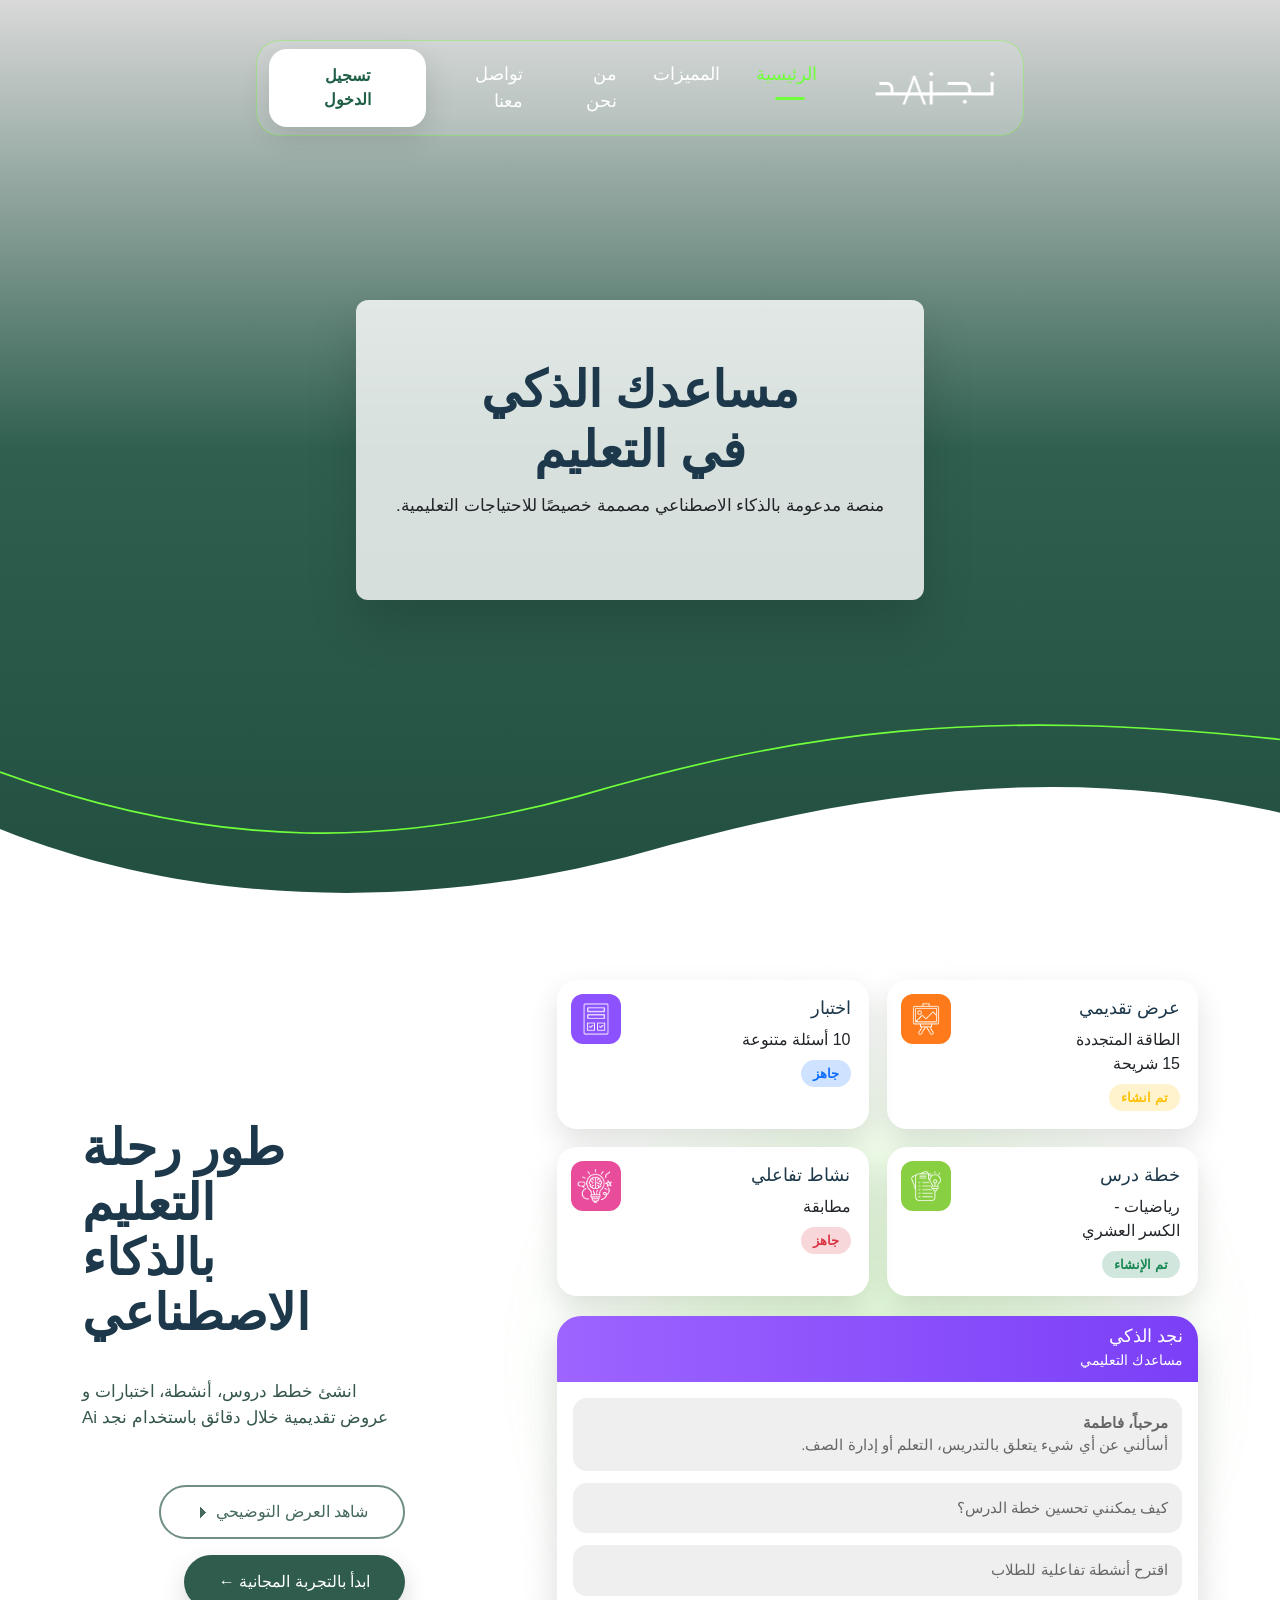
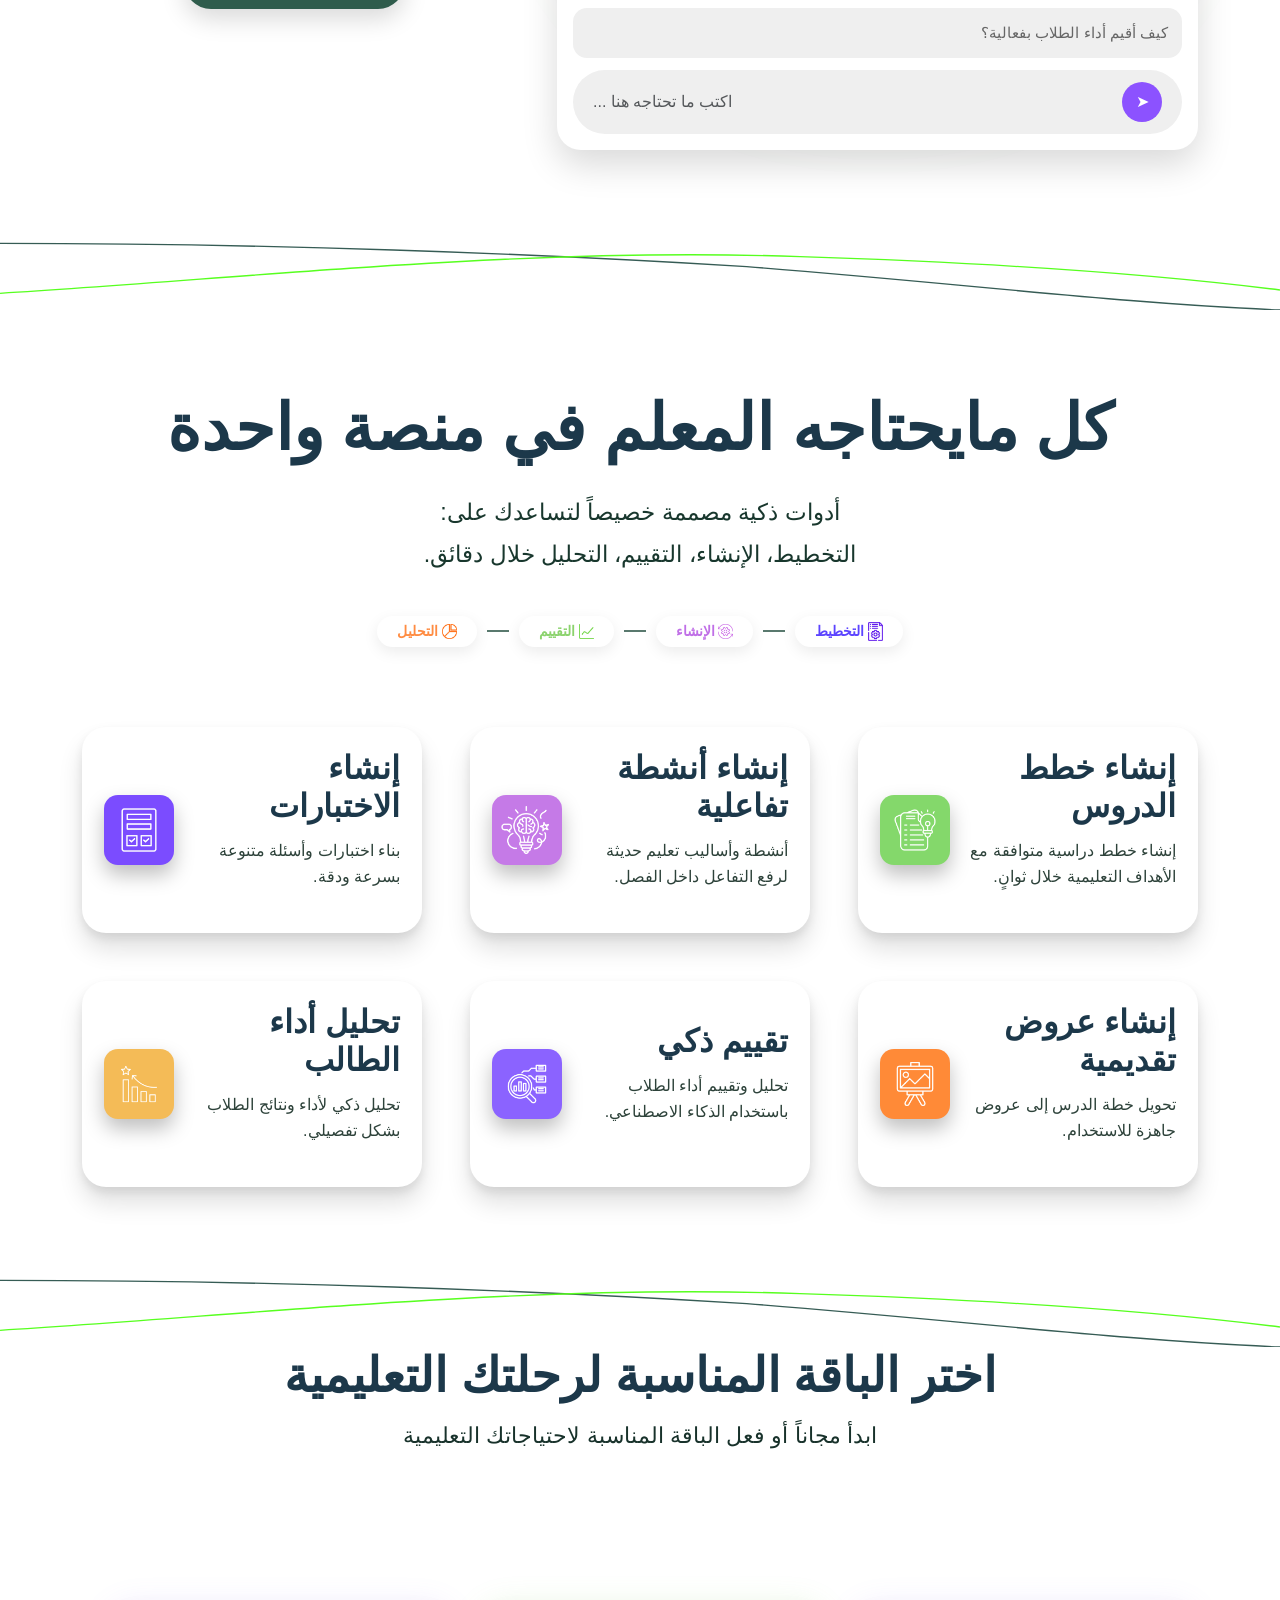
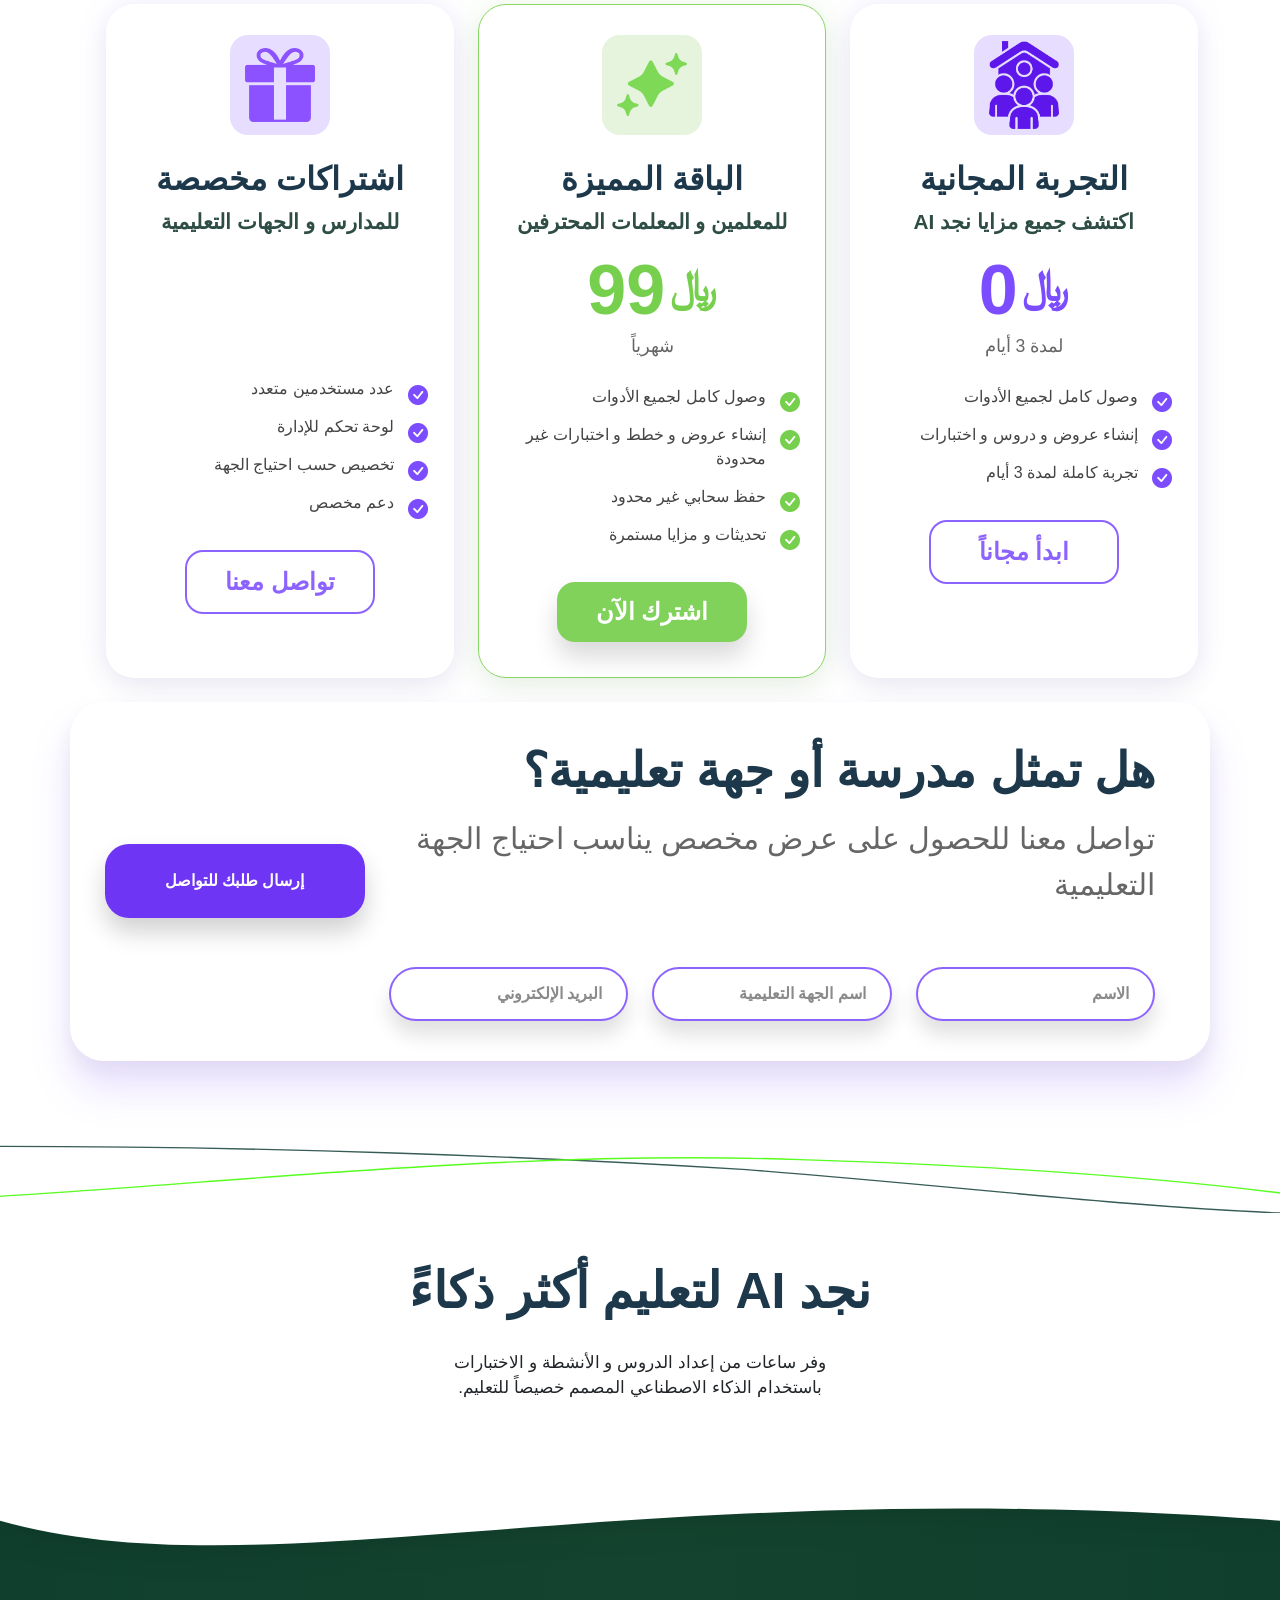
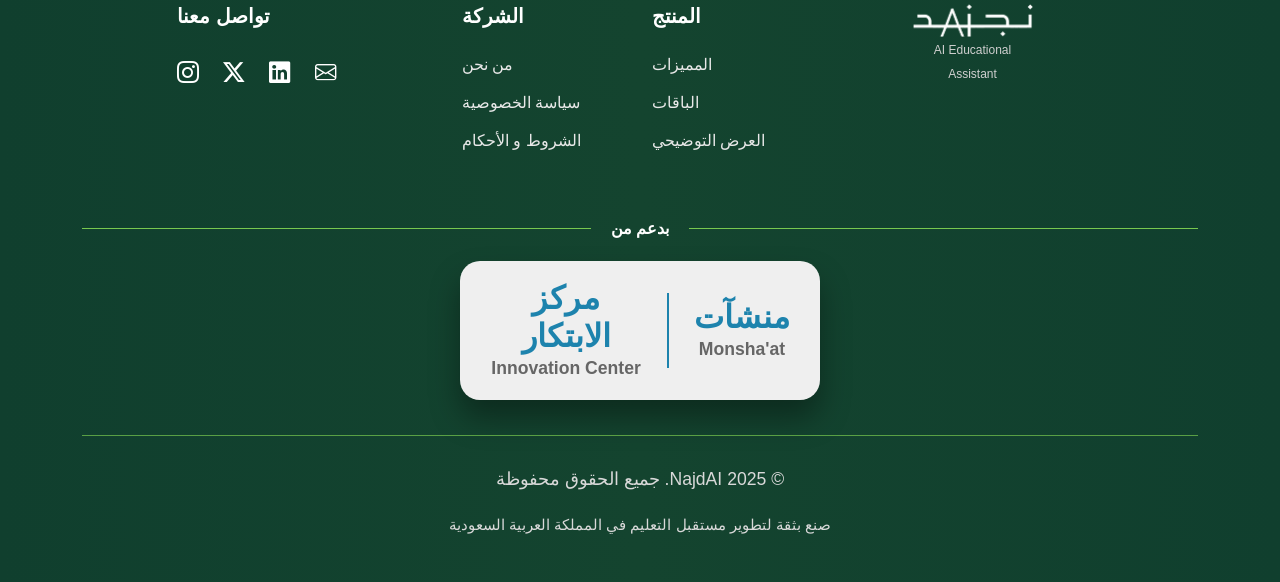
<file: index.html>
<!DOCTYPE html> 
<html lang="ar" dir="rtl">
<head>
    <meta charset="UTF-8">
    <meta name="viewport" content="width=device-width, initial-scale=1.0">
    <!-- Bootstrap 5 CSS -->
<link href="https://cdn.jsdelivr.net/npm/bootstrap@5.3.8/dist/css/bootstrap.min.css" rel="stylesheet">

<link rel="preconnect" href="https://fonts.googleapis.com">
<link rel="preconnect" href="https://fonts.gstatic.com" crossorigin>
<link href="https://fonts.googleapis.com/css2?family=Noto+Naskh+Arabic:wght@400..700&display=swap" rel="stylesheet">
<link href="https://cdn.jsdelivr.net/npm/bootstrap-icons@1.11.3/font/bootstrap-icons.css" rel="stylesheet">
    <link href="https://cdn.jsdelivr.net/npm/bootstrap-icons@1.11.3/font/bootstrap-icons.css" rel="stylesheet">
<!-- Custom CSS -->
<link rel="stylesheet" href="assets/css/style.css">
</head>


<body class="home-page">
    
    
<nav class="navbar navbar-expand-lg custom-navbar">
    <div class="container">

        <a class="navbar-brand" href="index.html">
            <img src="assets/images/logo.png" alt="Logo" class="logo-white">
            <img src="assets/images/dark-logo.png" alt="Logo" class="logo-dark">
        </a>

        <button class="navbar-toggler" type="button"
            data-bs-toggle="collapse"
            data-bs-target="#mainNav">
            <span class="navbar-toggler-icon"></span>
        </button>

        <div class="collapse navbar-collapse justify-content-center" id="mainNav">

            <ul class="navbar-nav mx-auto">

                <li class="nav-item">
                    <a class="nav-link" href="index.html">الرئيسية</a>
                </li>

                 <li class="nav-item">
                    <a class="nav-link" href="features.html">المميزات</a>
                </li>

                <li class="nav-item">
                    <a class="nav-link" href="about.html">من نحن</a>
                </li>
                <li class="nav-item">
                    <a class="nav-link" href="contact.html">تواصل معنا</a>
                </li>



            </ul>

            <a href="#" class="btn login-btn">
                تسجيل الدخول
            </a>

        </div>
    </div>
</nav>



<section class="hero-area">

    <!-- Background Video -->
    <video class="hero-video" autoplay muted loop playsinline>
        <source src="assets/images/الرئيسية.mp4" type="video/mp4">
    </video>

    <!-- Overlay -->
    <div class="hero-overlay"></div>

    <!-- Hero Content -->
    <div class="content-card">
        <h1>
            مساعدك الذكي<br>
            في التعليم
        </h1>

        <p>
            منصة مدعومة بالذكاء الاصطناعي مصممة خصيصًا للاحتياجات التعليمية.
        </p>
    </div>

    <!-- Wave -->
    <div class="wave-wrapper">
        <svg viewBox="0 0 1440 320" preserveAspectRatio="none">

            <path
                class="wave-line"
                d="M0,160 C250,260 450,250 650,190 C900,110 1100,80 1440,120"
            />

            <path
                class="wave-fill"
                d="M0,230 C250,340 520,320 720,260 C980,180 1200,150 1440,210 L1440,320 L0,320 Z"
            />

        </svg>
    </div>

</section>


   <section class="hero">
            <div class="container">
                <div class="row align-items-center flex-column-reverse flex-md-row">
                    <!-- RIGHT -->

                    <div class="col-lg-7">
                        <div class="cards-wrapper">
                            <div class="glow"></div>

                            <div class="top-cards">
                                <div class="mini-card">
                                    <div class="icon-box orange"><img src="assets/images/icons/2.png" alt=""></div>

                                    <h4>عرض تقديمي</h4>
                                    <div>الطاقة المتجددة</div>
                                    <div>15 شريحة</div>

                                    <span class="badge-custom bg-warning-subtle text-warning mt-2">تم انشاء </span>
                                </div>

                                <div class="mini-card">
                                    <div class="icon-box purple"><img src="assets/images/icons/3.png" alt=""></div>

                                    <h4>اختبار</h4>

                                    <div>10 أسئلة متنوعة</div>

                                    <span class="badge-custom bg-primary-subtle text-primary mt-2">جاهز</span>
                                </div>

                                <div class="mini-card">
                                    <div class="icon-box green"><img src="assets/images/icons/4.png" alt=""></div>

                                    <h4>خطة درس</h4>

                                    <div>رياضيات -</div>
                                    <div>الكسر العشري</div>

                                    <span class="badge-custom bg-success-subtle text-success mt-2">تم الإنشاء</span>
                                </div>

                                <div class="mini-card">
                                    <div class="icon-box pink"><img src="assets/images/icons/5.png" alt=""></div>

                                    <h4>نشاط تفاعلي</h4>

                                    <div>مطابقة</div>

                                    <span class="badge-custom bg-danger-subtle text-danger mt-2">جاهز</span>
                                </div>
                            </div>

                            <div class="chat-card">
                                <div class="chat-header">
                                    <h3 class="mb-0 text-white">نجد الذكي</h3>

                                    <small>مساعدك التعليمي</small>
                                </div>

                                <div class="chat-body">
                                    <div class="msg">
                                        <b>مرحباً، فاطمة</b><br />
                                        أسألني عن أي شيء يتعلق بالتدريس، التعلم أو إدارة الصف.
                                    </div>

                                    <div class="msg">كيف يمكنني تحسين خطة الدرس؟</div>

                                    <div class="msg">اقترح أنشطة تفاعلية للطلاب</div>

                                    <div class="msg">كيف أقيم أداء الطلاب بفعالية؟</div>

                                    <div class="input-box">
                                        <button class="send-btn">➤</button>

                                        <span class="text-muted"> اكتب ما تحتاجه هنا ... </span>
                                    </div>
                                </div>
                            </div>
                        </div>
                    </div>
                    <!-- LEFT -->

                    <div class="col-lg-5">
                        <div class="hero-content">
                            <h1>
                                طور رحلة التعليم<br />
                                بالذكاء الاصطناعي
                            </h1>

                            <p>انشئ خطط دروس، أنشطة، اختبارات و عروض تقديمية خلال دقائق باستخدام نجد Ai</p>

                            <div class="d-flex gap-3 flex-wrap justify-content-lg-start justify-content-center">
                                <button class="btn-video">شاهد العرض التوضيحي ⏵</button>
                                <button class="btn-demo">ابدأ بالتجربة المجانية ←</button>
                            </div>
                        </div>
                    </div>
                </div>
            </div>
        </section>
        



<section class="curve-divider">
    <svg viewBox="0 0 1200 120" preserveAspectRatio="none">
        <!-- Dark line -->
        <path
            d="M0,20 C250,20 500,35 700,55 C900,80 1050,110 1200,120"
            class="line-dark"
        />

        <!-- Green line -->
        <path
            d="M0,95 C250,70 500,25 750,40 C950,50 1100,70 1200,90"
            class="line-green"
        />
    </svg>
</section>






<section class="services-sect">

<div class="container">

   <div class="row">
    <div class="com-md-12">
         <!-- TITLE -->

    <div class="text-center">

        <h2 class="services-sect-title">
            كل مايحتاجه المعلم في منصة واحدة
        </h2>

        <p class="services-sect-subtitle">
            أدوات ذكية مصممة خصيصاً لتساعدك على:
            <br>
            التخطيط، الإنشاء، التقييم، التحليل خلال دقائق.
        </p>

    </div>

    <!-- PROCESS -->

    <div class="services-sect-process-wrapper">

        <div class="services-sect-process">

            <span class="services-sect-step services-sect-plan"><img src="assets/images/icons/11.png" alt="icon"> التخطيط</span>

            <span class="services-sect-connector"></span>

            <span class="services-sect-step services-sect-create"><img src="assets/images/icons/12.png" alt="icon"> الإنشاء</span>

            <span class="services-sect-connector"></span>

            <span class="services-sect-step services-sect-evaluate"><img src="assets/images/icons/13.png" alt="icon"> التقييم</span>

            <span class="services-sect-connector"></span>

            <span class="services-sect-step services-sect-analyze"><img src="assets/images/icons/14.png" alt="icon"> التحليل</span>

        </div>

    </div>

    <!-- CARDS -->

    <div class="row g-5">

        <!-- 1 -->

        <div class="col-lg-4 col-md-6">
            <div class="services-sect-card flex-md-row flex-column-reverse">

                <div>
                    <h3 class="services-sect-card-title">
                        إنشاء خطط الدروس
                    </h3>

                    <p class="services-sect-card-text">
                        إنشاء خطط دراسية متوافقة مع الأهداف
                        التعليمية خلال ثوانٍ.
                    </p>
                </div>

                <div class="services-sect-icon services-sect-green">
                   <img src="assets/images/icons/4.png" alt="">
                </div>

            </div>
        </div>

        <!-- 2 -->

        <div class="col-lg-4 col-md-6">
            <div class="services-sect-card flex-md-row flex-column-reverse">

                <div>
                    <h3 class="services-sect-card-title">
                        إنشاء أنشطة تفاعلية
                    </h3>

                    <p class="services-sect-card-text">
                        أنشطة وأساليب تعليم حديثة
                        لرفع التفاعل داخل الفصل.
                    </p>
                </div>

                <div class="services-sect-icon services-sect-purple">
                    <img src="assets/images/icons/5.png" alt="">
                </div>

            </div>
        </div>

        <!-- 3 -->

        <div class="col-lg-4 col-md-6">
            <div class="services-sect-card flex-md-row flex-column-reverse">

                <div>
                    <h3 class="services-sect-card-title">
                        إنشاء الاختبارات
                    </h3>

                    <p class="services-sect-card-text">
                        بناء اختبارات وأسئلة متنوعة
                        بسرعة ودقة.
                    </p>
                </div>

                <div class="services-sect-icon services-sect-violet">
                    <img src="assets/images/icons/3.png" alt="">
                </div>

            </div>
        </div>

        <!-- 4 -->

        <div class="col-lg-4 col-md-6">
            <div class="services-sect-card flex-md-row flex-column-reverse">

                <div>
                    <h3 class="services-sect-card-title">
                        إنشاء عروض تقديمية
                    </h3>

                    <p class="services-sect-card-text">
                        تحويل خطة الدرس إلى عروض
                        جاهزة للاستخدام.
                    </p>
                </div>

                <div class="services-sect-icon services-sect-orange">
                    <img src="assets/images/icons/2.png" alt="">
                </div>

            </div>
        </div>

        <!-- 5 -->

        <div class="col-lg-4 col-md-6">
            <div class="services-sect-card flex-md-row flex-column-reverse">

                <div>
                    <h3 class="services-sect-card-title">
                        تقييم ذكي
                    </h3>

                    <p class="services-sect-card-text">
                        تحليل وتقييم أداء الطلاب
                        باستخدام الذكاء الاصطناعي.
                    </p>
                </div>

                <div class="services-sect-icon services-sect-blue">
                   <img src="assets/images/icons/7.png" alt="">
                </div>

            </div>
        </div>

        <!-- 6 -->

        <div class="col-lg-4 col-md-6">
            <div class="services-sect-card flex-md-row flex-column-reverse">

                <div>
                    <h3 class="services-sect-card-title">
                        تحليل أداء الطالب
                    </h3>

                    <p class="services-sect-card-text">
                        تحليل ذكي لأداء ونتائج الطلاب
                        بشكل تفصيلي.
                    </p>
                </div>

                <div class="services-sect-icon services-sect-gold">
                    <img src="assets/images/icons/8.png" alt="">
                </div>

            </div>
        </div>

    </div>

    </div>
   </div>
</div>

</section>




<section class="curve-divider">
    <svg viewBox="0 0 1200 120" preserveAspectRatio="none">
        <!-- Dark line -->
        <path
            d="M0,20 C250,20 500,35 700,55 C900,80 1050,110 1200,120"
            class="line-dark"
        />

        <!-- Green line -->
        <path
            d="M0,95 C250,70 500,25 750,40 C950,50 1100,70 1200,90"
            class="line-green"
        />
    </svg>
</section>







<section class="pricing-section pb-5">
    <div class="container">

      <div class="row">
          <div class="text-center mb-5">
            <h2 class="section-title">
                اختر الباقة المناسبة لرحلتك التعليمية
            </h2>

            <p class="section-subtitle">
                ابدأ مجاناً أو فعل الباقة المناسبة لاحتياجاتك التعليمية
            </p>
        </div>

        <div class="row justify-content-center g-4">

            <!-- Free Trial -->
            <div class="col-lg-4">
                <div class="pricing-card">

                    <div class="icons-box gift-box">
                        <img src="assets/images/icons/15.png" alt="">
                    </div>

                    <h3 class="card-title">التجربة المجانية</h3>

                    <div class="card-subtitle">
                        اكتشف جميع مزايا نجد AI
                    </div>

                    <div class="price-wrap">
                        <span class="currency price-alt">﷼</span>
                        <span class="amount price-alt">0</span>

                        <div class="price-note">
                            لمدة 3 أيام
                        </div>
                    </div>

                    <ul class="feature-list">
                        <li>
                            <i class="bi bi-check-circle-fill check-alt"></i>
                            وصول كامل لجميع الأدوات
                        </li>

                        <li>
                            <i class="bi bi-check-circle-fill check-alt"></i>
                            إنشاء عروض و دروس و اختبارات
                        </li>

                        <li>
                            <i class="bi bi-check-circle-fill check-alt"></i>
                            تجربة كاملة لمدة 3 أيام
                        </li>
                    </ul>

                    <button class="btn btn-outline-custom">
                        ابدأ مجاناً
                    </button>

                </div>
            </div>

            <!-- Featured -->
            <div class="col-lg-4">
                <div class="pricing-card featured-card">

                    <div class="icons-box star-box">
                       <img src="assets/images/icons/16.png" alt="">
                    </div>

                    <h3 class="card-title">الباقة المميزة</h3>

                    <div class="card-subtitle">
                        للمعلمين و المعلمات المحترفين
                    </div>

                    <div class="price-wrap">
                        <span class="currency price-highlight">﷼</span>
                        <span class="amount price-highlight">99</span>

                        <div class="price-note">
                            شهرياً
                        </div>
                    </div>

                    <ul class="feature-list">
                        <li>
                            <i class="bi bi-check-circle-fill check-main"></i>
                            وصول كامل لجميع الأدوات
                        </li>

                        <li>
                            <i class="bi bi-check-circle-fill check-main"></i>
                            إنشاء عروض و خطط و اختبارات غير محدودة
                        </li>

                        <li>
                            <i class="bi bi-check-circle-fill check-main"></i>
                            حفظ سحابي غير محدود
                        </li>

                        <li>
                            <i class="bi bi-check-circle-fill check-main"></i>
                            تحديثات و مزايا مستمرة
                        </li>
                    </ul>

                    <button class="btn btn-solid-custom">
                        اشترك الآن
                    </button>

                </div>
            </div>

            <!-- Enterprise -->
            <div class="col-lg-4">
                <div class="pricing-card">

                    <div class="icons-box group-box">
                       <img src="assets/images/icons/17.png" alt="">
                    </div>

                    <h3 class="card-title">اشتراكات مخصصة</h3>

                    <div class="card-subtitle">
                        للمدارس و الجهات التعليمية
                    </div>

                    <div style="height:105px;"></div>

                    <ul class="feature-list">
                        <li>
                            <i class="bi bi-check-circle-fill check-alt"></i>
                            عدد مستخدمين متعدد
                        </li>

                        <li>
                            <i class="bi bi-check-circle-fill check-alt"></i>
                            لوحة تحكم للإدارة
                        </li>

                        <li>
                            <i class="bi bi-check-circle-fill check-alt"></i>
                            تخصيص حسب احتياج الجهة
                        </li>

                        <li>
                            <i class="bi bi-check-circle-fill check-alt"></i>
                            دعم مخصص
                        </li>
                    </ul>

                    <button class="btn btn-outline-custom">
                        تواصل معنا
                    </button>

                </div>
            </div>

        </div>

        <div class="institution-box my-4">

            <div class="row align-items-center">

                <!-- Content -->
                <div class="col-lg-9">

                    <h1 class="institution-title">
                        هل تمثل مدرسة أو جهة تعليمية؟
                    </h1>

                    <p class="institution-subtitle">
                        تواصل معنا للحصول على عرض مخصص يناسب احتياج الجهة التعليمية
                    </p>

                    <div class="row g-4 mt-2">

                        <div class="col-md-4">
                            <div class="fake-field">
                                الاسم
                            </div>
                        </div>

                        <div class="col-md-4">
                            <div class="fake-field">
                                اسم الجهة التعليمية
                            </div>
                        </div>

                        <div class="col-md-4">
                            <div class="fake-field">
                                البريد الإلكتروني
                            </div>
                        </div>

                    </div>

                </div>

                <!-- Button -->
                <div class="col-lg-3 text-center text-lg-start mt-4 mt-lg-0">

                    <a href="#" class="institution-btn">
                        إرسال طلبك للتواصل
                    </a>

                </div>

            </div>

        </div>
      </div>
    </div>
</section>

<section class="curve-divider">
    <svg viewBox="0 0 1200 120" preserveAspectRatio="none">
        <!-- Dark line -->
        <path
            d="M0,20 C250,20 500,35 700,55 C900,80 1050,110 1200,120"
            class="line-dark"
        />

        <!-- Green line -->
        <path
            d="M0,95 C250,70 500,25 750,40 C950,50 1100,70 1200,90"
            class="line-green"
        />
    </svg>
</section>

<section class="text-center py-5">

    <h1 class="mb-4">
        نجد AI لتعليم أكثر ذكاءً
    </h1>

    <p class="mb-0">
        وفر ساعات من إعداد الدروس و الأنشطة و الاختبارات
        <br>
        باستخدام الذكاء الاصطناعي المصمم خصيصاً للتعليم.
    </p>

</section>








<footer class="footer-area">

    <!-- Top Wave -->
    <div class="footer-wave">
        <svg viewBox="0 0 1440 180" preserveAspectRatio="none">
            <path
                fill="#ffffff"
                d="M0,80
                   C300,170 700,20 1440,80
                   L1440,0
                   L0,0
                   Z">
            </path>
        </svg>
    </div>

    <div class="container">

        <div class="row text-center text-lg-start justify-content-center gy-5">

            <!-- Logo -->
            <div class="col-lg-3 col-md-6">
                <div class="footer-logo">
                    <img class="img-fluid" src="assets/images/logo.png" alt="">
                    <small>AI Educational Assistant</small>
                </div>
            </div>

            <!-- Product -->
            <div class="col-lg-2 col-md-6">
                <h5 class="footer-title">المنتج</h5>

                <ul class="footer-links">
                    <li><a href="features.html">المميزات</a></li>
                    <li><a href="#">الباقات</a></li>
                    <li><a href="#">العرض التوضيحي</a></li>
                </ul>
            </div>

            <!-- Company -->
            <div class="col-lg-2 col-md-6">
                <h5 class="footer-title">الشركة</h5>

                <ul class="footer-links">
                    <li><a href="about.html">من نحن</a></li>
                    <li><a href="privacy-policy.html">سياسة الخصوصية</a></li>
                    <li><a href="terms-conditions.html">الشروط و الأحكام</a></li>
                </ul>
            </div>

            <!-- Contact -->
            <div class="col-lg-3 col-md-6">
                <h5 class="footer-title">تواصل معنا</h5>

                <div class="social-links">

                    <a href="#">
                        <i class="bi bi-envelope"></i>
                    </a>

                    <a href="#">
                        <i class="bi bi-linkedin"></i>
                    </a>

                    <a href="#">
                        <i class="bi bi-twitter-x"></i>
                    </a>

                    <a href="#">
                        <i class="bi bi-instagram"></i>
                    </a>

                </div>
            </div>

        </div>

        <!-- Supported -->
        <div class="support-area">

            <div class="support-header">
                <span>بدعم من</span>
            </div>

            <div class="support-card">

                <div class="support-brand">
                    <div class="support-name">منشآت</div>
                    <div class="support-sub">Monsha'at</div>
                </div>

                <div class="support-divider"></div>

                <div class="support-brand">
                    <div class="support-name">مركز الابتكار</div>
                    <div class="support-sub">Innovation Center</div>
                </div>

            </div>

        </div>

        <!-- Bottom -->
        <div class="footer-bottom">

            <p class="copyright">
                © 2025 NajdAI. جميع الحقوق محفوظة
            </p>

            <p class="location">
                صنع بثقة لتطوير مستقبل التعليم في المملكة العربية السعودية
            </p>

        </div>

    </div>

</footer>









<script src="https://cdn.jsdelivr.net/npm/bootstrap@5.3.2/dist/js/bootstrap.bundle.min.js"></script>
 <script src="https://code.jquery.com/jquery-3.7.1.min.js"></script>
<script src="assets/js/main.js"></script>





</body>
</html>
</file>
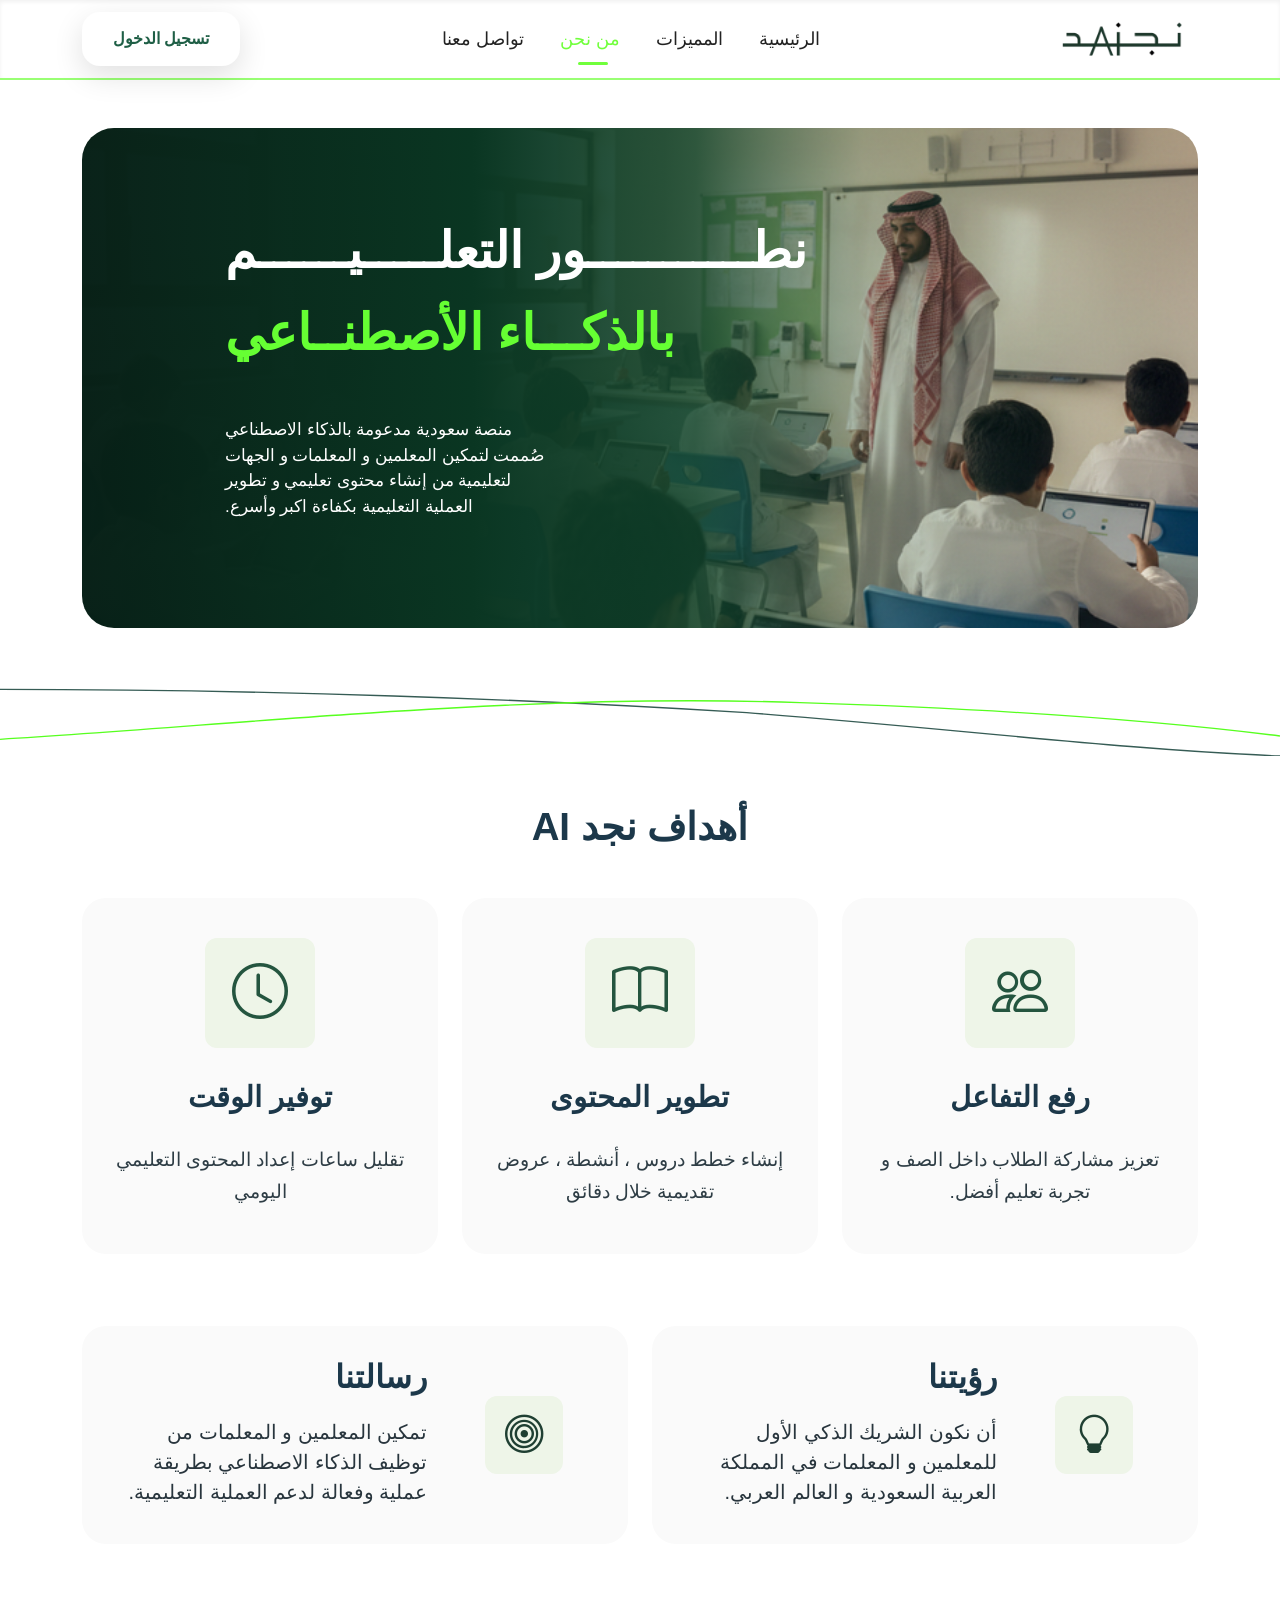
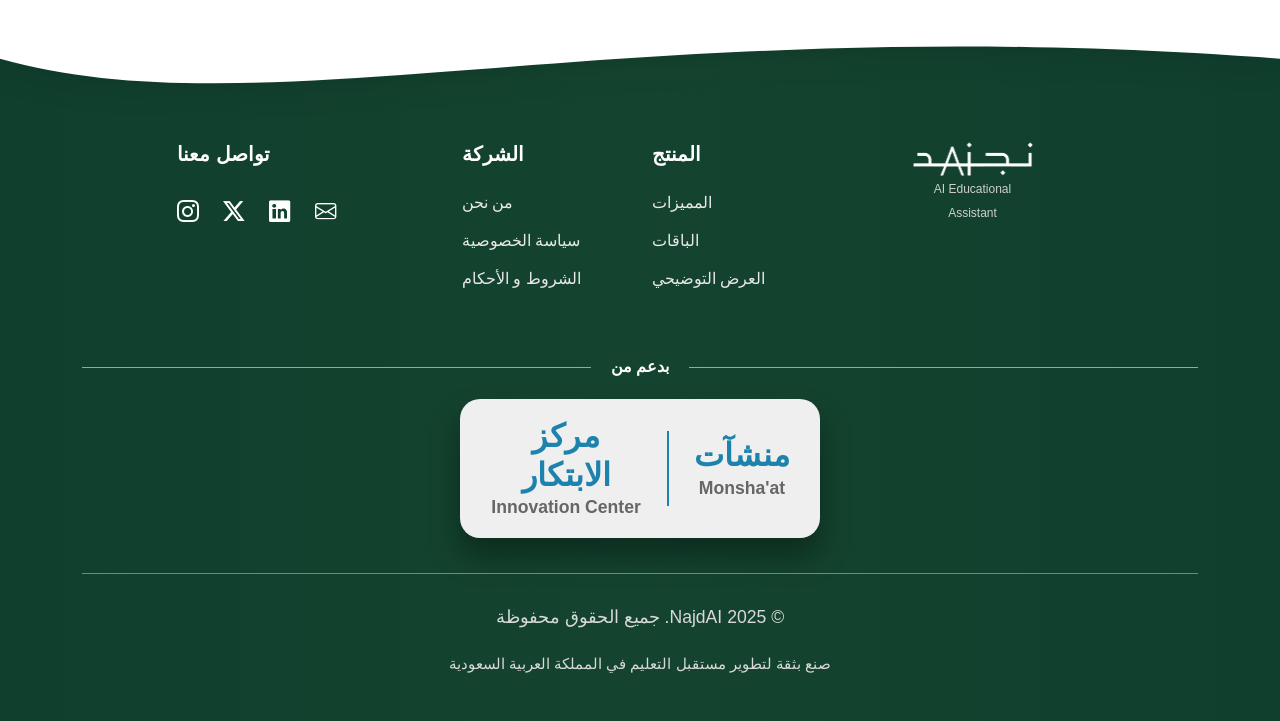
<file: about.html>
<!DOCTYPE html>
<html lang="ar" dir="rtl" >
<head>
    <meta charset="UTF-8">
    <meta name="viewport" content="width=device-width, initial-scale=1.0">
    <title>Document</title>
    <!-- Bootstrap 5 CSS -->
<link href="https://cdn.jsdelivr.net/npm/bootstrap@5.3.8/dist/css/bootstrap.min.css" rel="stylesheet">

<!-- Google Font -->
<link rel="preconnect" href="https://fonts.googleapis.com">
<link rel="preconnect" href="https://fonts.gstatic.com" crossorigin>

<link href="https://fonts.googleapis.com/css2?family=Tajawal:wght@300;400;500;700;800&display=swap" rel="stylesheet">
<link href="https://cdn.jsdelivr.net/npm/bootstrap-icons@1.11.3/font/bootstrap-icons.css" rel="stylesheet">

<!-- Custom CSS -->
<link rel="stylesheet" href="assets/css/style.css">
</head>

<body class="inner-page">

    
<nav class="navbar navbar-expand-lg custom-navbar">
    <div class="container">

        <a class="navbar-brand" href="index.html">
            <img src="assets/images/logo.png" alt="Logo" class="logo-white">
            <img src="assets/images/dark-logo.png" alt="Logo" class="logo-dark">
        </a>

        <button class="navbar-toggler" type="button"
            data-bs-toggle="collapse"
            data-bs-target="#mainNav">
            <span class="navbar-toggler-icon"></span>
        </button>

        <div class="collapse navbar-collapse justify-content-center" id="mainNav">

            <ul class="navbar-nav mx-auto">

                <li class="nav-item">
                    <a class="nav-link" href="index.html">الرئيسية</a>
                </li>

                 <li class="nav-item">
                    <a class="nav-link" href="features.html">المميزات</a>
                </li>

                <li class="nav-item">
                    <a class="nav-link" href="about.html">من نحن</a>
                </li>
                <li class="nav-item">
                    <a class="nav-link" href="contact.html">تواصل معنا</a>
                </li>



            </ul>

            <a href="#" class="btn login-btn">
                تسجيل الدخول
            </a>

        </div>
    </div>
</nav>



<section class="py-5">
    <div class="container">
        <div class="common-hero about-hero position-relative overflow-hidden rounded-5">

            <div class="row align-items-center h-100">
                <div class="col-lg-11">
                    <div class="hero-content pt-5 p-5 mt-md-5 mt-0 text-white">

                        <h1 class="fw-bold mb-4 text-white">
                           نطـــــــــــور  التعلـــــيــــــم
                        </h1>

                        <h2 class="fw-bold mb-4 hero-highlight">
                           بالذكـــاء الأصطنــاعي
                        </h2>

                        <p class="mb-0 text-white">
                           منصة سعودية مدعومة بالذكاء الاصطناعي
                            <br>
                           صُممت لتمكين المعلمين و المعلمات و الجهات <br>
                           لتعليمية من إنشاء محتوى تعليمي و تطوير <br>
                           العملية التعليمية بكفاءة اكبر وأسرع.
                        </p>

                    </div>
                </div>
            </div>

        </div>
    </div>
</section>

<section class="curve-divider">
    <svg viewBox="0 0 1200 120" preserveAspectRatio="none">
        <!-- Dark line -->
        <path
            d="M0,20 C250,20 500,35 700,55 C900,80 1050,110 1200,120"
            class="line-dark"
        />

        <!-- Green line -->
        <path
            d="M0,95 C250,70 500,25 750,40 C950,50 1100,70 1200,90"
            class="line-green"
        />
    </svg>
</section>


<section class="najd-goals-section py-5">
    <div class="container">

        <!-- Title -->
        <div class="text-center mb-5">
            <h2 class="najd-goals-title">
                أهداف نجد AI
            </h2>
        </div>

        <!-- Top Cards -->
        <div class="row g-4 justify-content-center">

            <!-- Card 1 -->
            <div class="col-lg-4 col-md-6">
                <div class="najd-goal-card">

                    <div class="najd-goal-icon">
                        <i class="bi bi-people"></i>
                    </div>

                    <h3>رفع التفاعل</h3>

                    <p>
                        تعزيز مشاركة الطلاب داخل
                        الصف و تجربة تعليم أفضل.
                    </p>

                </div>
            </div>

            <!-- Card 2 -->
            <div class="col-lg-4 col-md-6">
                <div class="najd-goal-card">

                    <div class="najd-goal-icon">
                        <i class="bi bi-book"></i>
                    </div>

                    <h3>تطوير المحتوى</h3>

                    <p>
                        إنشاء خطط دروس ، أنشطة ،
                        عروض تقديمية خلال دقائق
                    </p>

                </div>
            </div>

            <!-- Card 3 -->
            <div class="col-lg-4 col-md-6">
                <div class="najd-goal-card">

                    <div class="najd-goal-icon">
                        <i class="bi bi-clock"></i>
                    </div>

                    <h3>توفير الوقت</h3>

                    <p>
                        تقليل ساعات إعداد المحتوى
                        التعليمي اليومي
                    </p>

                </div>
            </div>

        </div>

        <!-- Bottom Cards -->
        <div class="row g-4 justify-content-center mt-5">

            <!-- Vision -->
            <div class="col-lg-6">
                <div class="najd-info-box">

                    <div class="row align-items-center">

                        <div class="col-4 text-center">
                            <div class="najd-info-icon najd-info-icon-green">
                                <i class="bi bi-lightbulb"></i>
                            </div>
                        </div>

                        <div class="col-8">
                            <h3 class="najd-info-title">
                                رؤيتنا
                            </h3>

                            <p class="najd-info-text">
                                أن نكون الشريك الذكي الأول للمعلمين و
                                المعلمات في المملكة العربية السعودية و
                                العالم العربي.
                            </p>
                        </div>

                    </div>

                </div>
            </div>

            <!-- Mission -->
            <div class="col-lg-6">
                <div class="najd-info-box">

                    <div class="row align-items-center">

                        <div class="col-4 text-center">
                            <div class="najd-info-icon najd-info-icon-purple">
                                <i class="bi bi-bullseye"></i>
                            </div>
                        </div>

                        <div class="col-8">
                            <h3 class="najd-info-title">
                                رسالتنا
                            </h3>

                            <p class="najd-info-text">
                                تمكين المعلمين و المعلمات من توظيف
                                الذكاء الاصطناعي بطريقة عملية وفعالة
                                لدعم العملية التعليمية.
                            </p>
                        </div>

                    </div>

                </div>
            </div>

        </div>

    </div>
</section>


<footer class="footer-area">

    <!-- Top Wave -->
    <div class="footer-wave">
        <svg viewBox="0 0 1440 180" preserveAspectRatio="none">
            <path
                fill="#ffffff"
                d="M0,80
                   C300,170 700,20 1440,80
                   L1440,0
                   L0,0
                   Z">
            </path>
        </svg>
    </div>

    <div class="container">

        <div class="row text-center text-lg-start justify-content-center gy-5">

            <!-- Logo -->
            <div class="col-lg-3 col-md-6">
                <div class="footer-logo">
                    <img class="img-fluid" src="assets/images/logo.png" alt="">
                    <small>AI Educational Assistant</small>
                </div>
            </div>

            <!-- Product -->
            <div class="col-lg-2 col-md-6">
                <h5 class="footer-title">المنتج</h5>

                <ul class="footer-links">
                    <li><a href="features.html">المميزات</a></li>
                    <li><a href="#">الباقات</a></li>
                    <li><a href="#">العرض التوضيحي</a></li>
                </ul>
            </div>

            <!-- Company -->
            <div class="col-lg-2 col-md-6">
                <h5 class="footer-title">الشركة</h5>

                <ul class="footer-links">
                    <li><a href="about.html">من نحن</a></li>
                    <li><a href="privacy-policy.html">سياسة الخصوصية</a></li>
                    <li><a href="terms-conditions.html">الشروط و الأحكام</a></li>
                </ul>
            </div>

            <!-- Contact -->
            <div class="col-lg-3 col-md-6">
                <h5 class="footer-title">تواصل معنا</h5>

                <div class="social-links">

                    <a href="#">
                        <i class="bi bi-envelope"></i>
                    </a>

                    <a href="#">
                        <i class="bi bi-linkedin"></i>
                    </a>

                    <a href="#">
                        <i class="bi bi-twitter-x"></i>
                    </a>

                    <a href="#">
                        <i class="bi bi-instagram"></i>
                    </a>

                </div>
            </div>

        </div>

        <!-- Supported -->
        <div class="support-area">

            <div class="support-header">
                <span>بدعم من</span>
            </div>

            <div class="support-card">

                <div class="support-brand">
                    <div class="support-name">منشآت</div>
                    <div class="support-sub">Monsha'at</div>
                </div>

                <div class="support-divider"></div>

                <div class="support-brand">
                    <div class="support-name">مركز الابتكار</div>
                    <div class="support-sub">Innovation Center</div>
                </div>

            </div>

        </div>

        <!-- Bottom -->
        <div class="footer-bottom">

            <p class="copyright">
                © 2025 NajdAI. جميع الحقوق محفوظة
            </p>

            <p class="location">
                صنع بثقة لتطوير مستقبل التعليم في المملكة العربية السعودية
            </p>

        </div>

    </div>

</footer>



<script src="https://cdn.jsdelivr.net/npm/bootstrap@5.3.2/dist/js/bootstrap.bundle.min.js"></script>
 <script src="https://code.jquery.com/jquery-3.7.1.min.js"></script>
<script src="assets/js/main.js"></script>



</body>
</html>
</file>
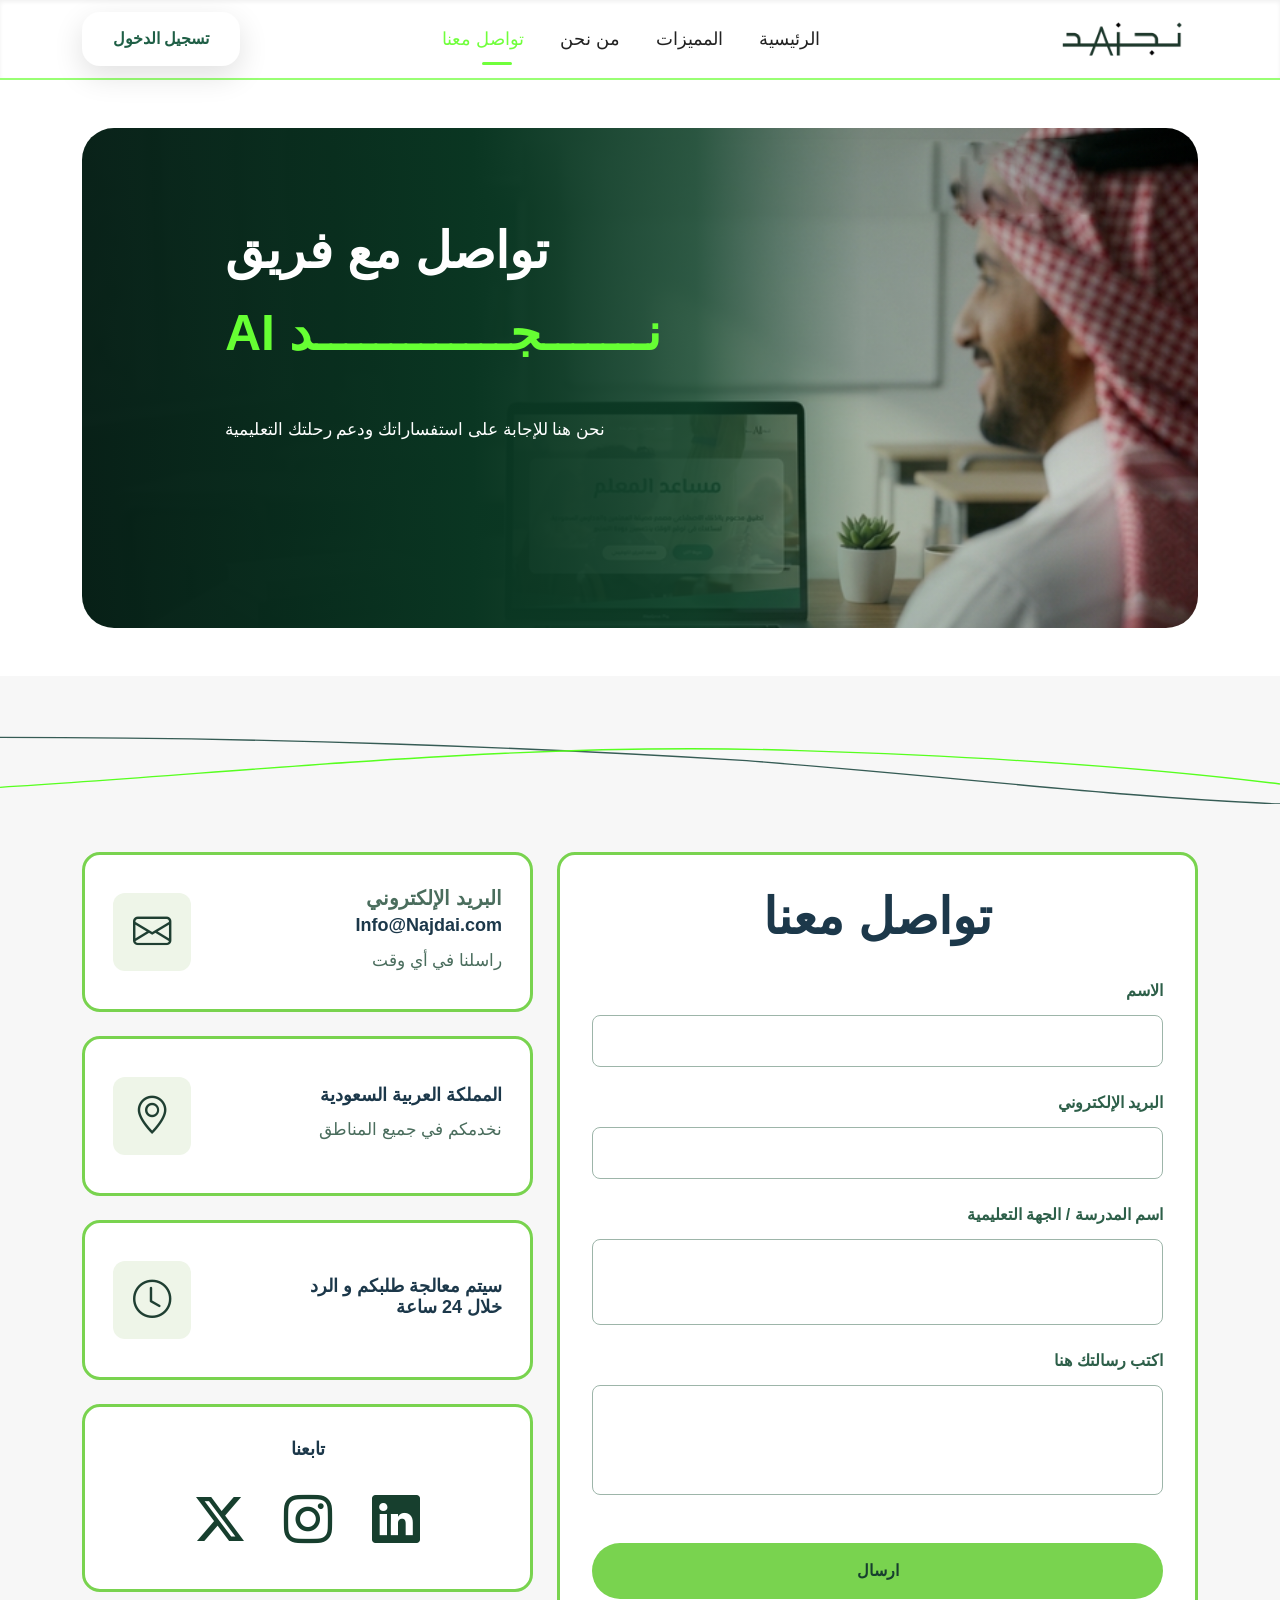
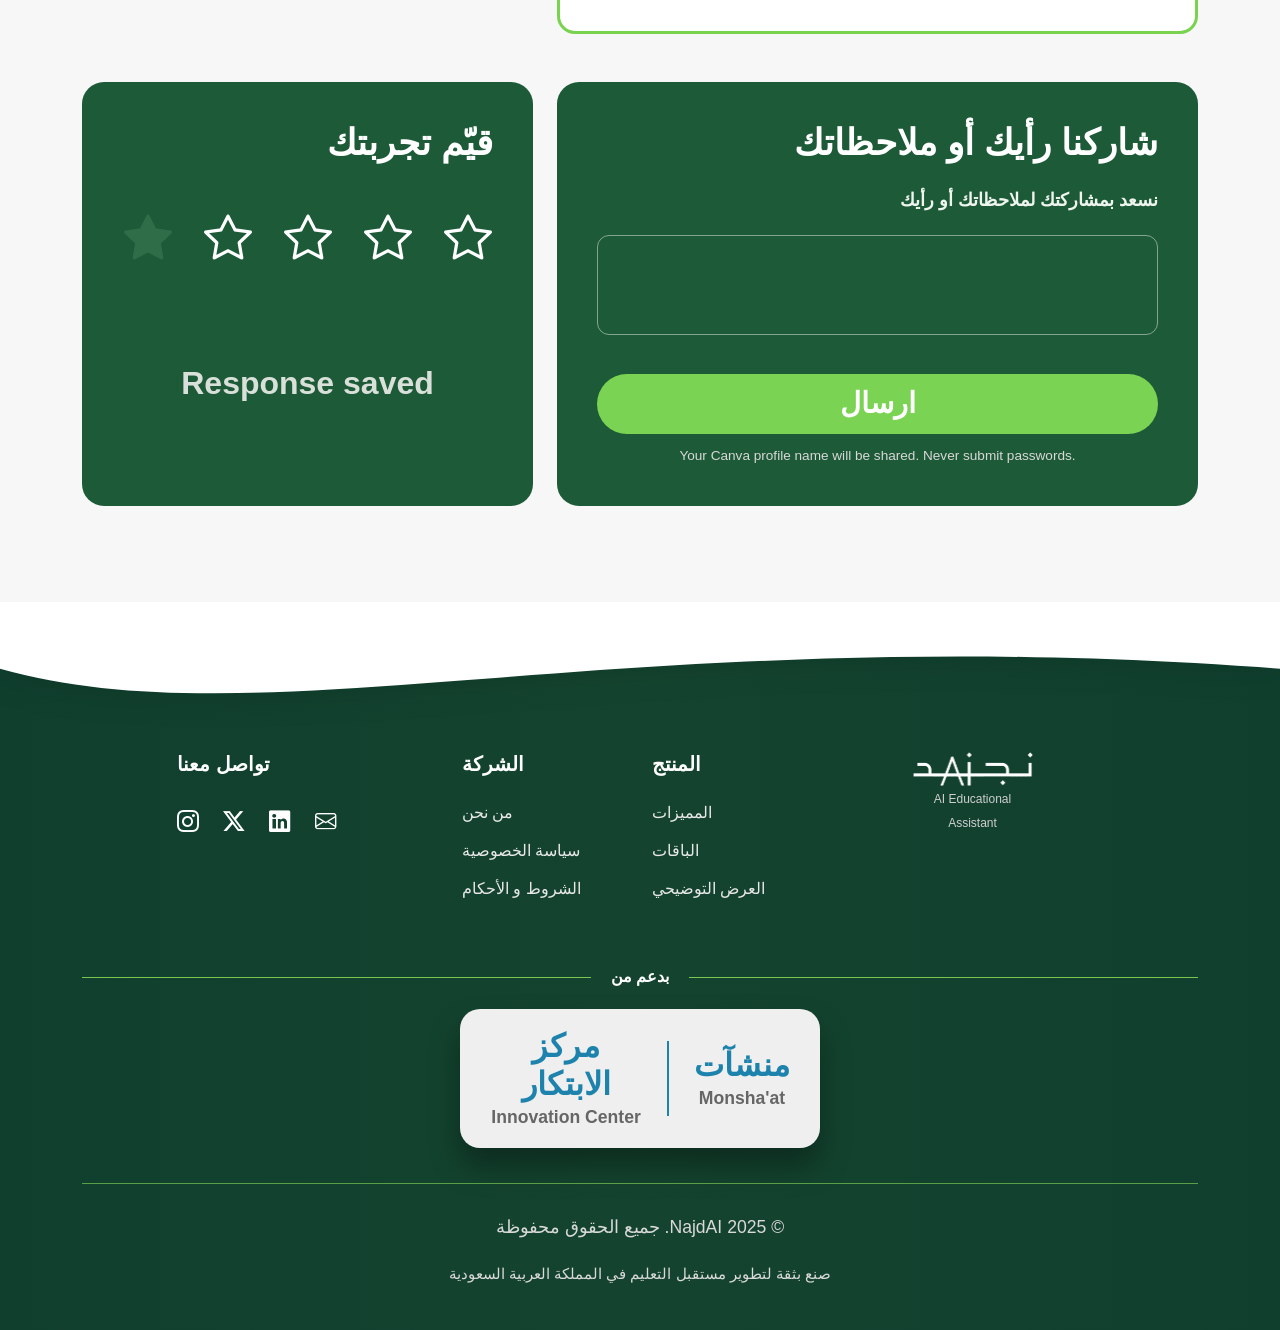
<file: contact.html>
<!DOCTYPE html>
<html lang="ar" dir="rtl">
<head>
    <meta charset="UTF-8">
    <meta name="viewport" content="width=device-width, initial-scale=1.0">
    <!-- Bootstrap 5 CSS -->
<link href="https://cdn.jsdelivr.net/npm/bootstrap@5.3.8/dist/css/bootstrap.min.css" rel="stylesheet">

<!-- Google Font -->
<link rel="preconnect" href="https://fonts.googleapis.com">
<link rel="preconnect" href="https://fonts.gstatic.com" crossorigin>

<link href="https://fonts.googleapis.com/css2?family=Tajawal:wght@300;400;500;700;800&display=swap" rel="stylesheet">

    <link href="https://cdn.jsdelivr.net/npm/bootstrap-icons@1.11.3/font/bootstrap-icons.css" rel="stylesheet">

<!-- Custom CSS -->
<link rel="stylesheet" href="assets/css/style.css">
</head>



<body class="inner-page">
    
<nav class="navbar navbar-expand-lg custom-navbar">
    <div class="container">

        <a class="navbar-brand" href="index.html">
            <img src="assets/images/logo.png" alt="Logo" class="logo-white">
            <img src="assets/images/dark-logo.png" alt="Logo" class="logo-dark">
        </a>

        <button class="navbar-toggler" type="button"
            data-bs-toggle="collapse"
            data-bs-target="#mainNav">
            <span class="navbar-toggler-icon"></span>
        </button>

        <div class="collapse navbar-collapse justify-content-center" id="mainNav">

            <ul class="navbar-nav mx-auto">

                <li class="nav-item">
                    <a class="nav-link" href="index.html">الرئيسية</a>
                </li>

                 <li class="nav-item">
                    <a class="nav-link" href="features.html">المميزات</a>
                </li>

                <li class="nav-item">
                    <a class="nav-link" href="about.html">من نحن</a>
                </li>
                <li class="nav-item">
                    <a class="nav-link" href="contact.html">تواصل معنا</a>
                </li>



            </ul>

            <a href="#" class="btn login-btn">
                تسجيل الدخول
            </a>

        </div>
    </div>
</nav>



<section class="py-5">
    <div class="container">
        <div class="common-hero contact-hero position-relative overflow-hidden rounded-5">

            <div class="row align-items-center h-100">
                <div class="col-lg-11">
                    <div class="hero-content pt-5 p-5 mt-md-5 mt-0  text-white">

                        <h1 class="fw-bold mb-4 text-white">
                            تواصل مع فريق
                        </h1>

                        <h2 class="fw-bold mb-4 hero-highlight">
                            نـــــــجـــــــــــــد AI
                        </h2>

                        <p class="mb-0 text-white">
                            نحن هنا للإجابة على استفساراتك ودعم رحلتك التعليمية
                        </p>

                    </div>
                </div>
            </div>

        </div>
    </div>
</section>




<section class="najd-contact-section pt-5">
<div class="curve-divider">
    <svg viewBox="0 0 1200 120" preserveAspectRatio="none">
        <!-- Dark line -->
        <path
            d="M0,20 C250,20 500,35 700,55 C900,80 1050,110 1200,120"
            class="line-dark"
        />

        <!-- Green line -->
        <path
            d="M0,95 C250,70 500,25 750,40 C950,50 1100,70 1200,90"
            class="line-green"
        />
    </svg>
</div>
    <div class="container">
        <div class="row g-4 pt-5">
            <!-- Contact Form -->
            <div class="col-lg-7">

                <div class="najd-contact-form-card">

                    <h2 class="najd-contact-title">
                        تواصل معنا
                    </h2>

                    <form>

                        <div class="mb-4">
                            <label class="form-label najd-label">الاسم</label>
                            <input type="text" class="form-control najd-input">
                        </div>

                        <div class="mb-4">
                            <label class="form-label najd-label">البريد الإلكتروني</label>
                            <input type="email" class="form-control najd-input">
                        </div>

                        <div class="mb-4">
                            <label class="form-label najd-label">
                                اسم المدرسة / الجهة التعليمية
                            </label>

                            <textarea rows="3" class="form-control najd-input"></textarea>
                        </div>

                        <div class="mb-5">
                            <label class="form-label najd-label">
                                اكتب رسالتك هنا
                            </label>

                            <textarea rows="4" class="form-control najd-input"></textarea>
                        </div>

                        <button type="submit" class="najd-submit-btn">
                            ارسال
                        </button>

                    </form>

                </div>

            </div>

            <!-- Contact Info -->
            <div class="col-lg-5">

                <!-- Email -->
                <div class="najd-info-card">

                    <div class="najd-info-icon">
                        <i class="bi bi-envelope"></i>
                    </div>

                    <div class="najd-info-content">
                        <h5>البريد الإلكتروني</h5>
                        <h4>Info@Najdai.com</h4>
                        <p>راسلنا في أي وقت</p>
                    </div>

                </div>

                <!-- Location -->
                <div class="najd-info-card">

                    <div class="najd-info-icon">
                        <i class="bi bi-geo-alt"></i>
                    </div>

                    <div class="najd-info-content">
                        <h4>المملكة العربية السعودية</h4>
                        <p>نخدمكم في جميع المناطق</p>
                    </div>

                </div>

                <!-- Time -->
                <div class="najd-info-card">

                    <div class="najd-info-icon">
                        <i class="bi bi-clock"></i>
                    </div>

                    <div class="najd-info-content">
                        <h4>
                            سيتم معالجة طلبكم و الرد
                            <br>
                            خلال 24 ساعة
                        </h4>
                    </div>

                </div>

                <!-- Social -->
                <div class="najd-social-card">

                    <h4>تابعنا</h4>

                    <div class="najd-social-icons">

                        <a href="#">
                            <i class="bi bi-linkedin"></i>
                        </a>

                        <a href="#">
                            <i class="bi bi-instagram"></i>
                        </a>

                        <a href="#">
                            <i class="bi bi-twitter-x"></i>
                        </a>

                    </div>

                </div>

            </div>



        </div>

    </div>
</section>




<section class="najd-feedback-section py-5">
    <div class="container pb-5">

        <div class="row g-4">
   <!-- Feedback Form -->
            <div class="col-lg-7">
                <div class="najd-feedback-card">

                    <h2 class="najd-feedback-title text-white">
                        شاركنا رأيك أو ملاحظاتك
                    </h2>

                    <p class="najd-feedback-subtitle">
                        نسعد بمشاركتك لملاحظاتك أو رأيك
                    </p>

                    <form>

                        <textarea
                            class="najd-feedback-textarea"
                            rows="4"></textarea>

                        <button type="submit" class="najd-feedback-btn">
                            ارسال
                        </button>

                        <div class="najd-feedback-note">
                            .Your Canva profile name will be shared. Never submit passwords
                        </div>

                    </form>

                </div>
            </div>
            <!-- Rating Card -->
            <div class="col-lg-5">
                <div class="najd-feedback-card">

                    <h2 class="najd-feedback-title text-white">
                        قيّم تجربتك
                    </h2>

                    <div class="najd-stars-wrap">

                        <button type="button" class="najd-star-btn">
                            <i class="bi bi-star"></i>
                        </button>

                        <button type="button" class="najd-star-btn">
                            <i class="bi bi-star"></i>
                        </button>

                        <button type="button" class="najd-star-btn">
                            <i class="bi bi-star"></i>
                        </button>

                        <button type="button" class="najd-star-btn">
                            <i class="bi bi-star"></i>
                        </button>

                        <button type="button" class="najd-star-btn active">
                            <i class="bi bi-star-fill"></i>
                        </button>

                    </div>

                    <div class="najd-feedback-message">
                        Response saved
                    </div>

                </div>
            </div>

         

        </div>

    </div>
</section>





<footer class="footer-area">

    <!-- Top Wave -->
    <div class="footer-wave">
        <svg viewBox="0 0 1440 180" preserveAspectRatio="none">
            <path
                fill="#ffffff"
                d="M0,80
                   C300,170 700,20 1440,80
                   L1440,0
                   L0,0
                   Z">
            </path>
        </svg>
    </div>

    <div class="container">

        <div class="row text-center text-lg-start justify-content-center gy-5">

            <!-- Logo -->
            <div class="col-lg-3 col-md-6">
                <div class="footer-logo">
                    <img class="img-fluid" src="assets/images/logo.png" alt="">
                    <small>AI Educational Assistant</small>
                </div>
            </div>

            <!-- Product -->
            <div class="col-lg-2 col-md-6">
                <h5 class="footer-title">المنتج</h5>

                <ul class="footer-links">
                    <li><a href="features.html">المميزات</a></li>
                    <li><a href="#">الباقات</a></li>
                    <li><a href="#">العرض التوضيحي</a></li>
                </ul>
            </div>

            <!-- Company -->
            <div class="col-lg-2 col-md-6">
                <h5 class="footer-title">الشركة</h5>

                <ul class="footer-links">
                    <li><a href="about.html">من نحن</a></li>
                    <li><a href="privacy-policy.html">سياسة الخصوصية</a></li>
                    <li><a href="terms-conditions.html">الشروط و الأحكام</a></li>
                </ul>
            </div>

            <!-- Contact -->
            <div class="col-lg-3 col-md-6">
                <h5 class="footer-title">تواصل معنا</h5>

                <div class="social-links">

                    <a href="#">
                        <i class="bi bi-envelope"></i>
                    </a>

                    <a href="#">
                        <i class="bi bi-linkedin"></i>
                    </a>

                    <a href="#">
                        <i class="bi bi-twitter-x"></i>
                    </a>

                    <a href="#">
                        <i class="bi bi-instagram"></i>
                    </a>

                </div>
            </div>

        </div>

        <!-- Supported -->
        <div class="support-area">

            <div class="support-header">
                <span>بدعم من</span>
            </div>

            <div class="support-card">

                <div class="support-brand">
                    <div class="support-name">منشآت</div>
                    <div class="support-sub">Monsha'at</div>
                </div>

                <div class="support-divider"></div>

                <div class="support-brand">
                    <div class="support-name">مركز الابتكار</div>
                    <div class="support-sub">Innovation Center</div>
                </div>

            </div>

        </div>

        <!-- Bottom -->
        <div class="footer-bottom">

            <p class="copyright">
                © 2025 NajdAI. جميع الحقوق محفوظة
            </p>

            <p class="location">
                صنع بثقة لتطوير مستقبل التعليم في المملكة العربية السعودية
            </p>

        </div>

    </div>

</footer>





<script src="https://cdn.jsdelivr.net/npm/bootstrap@5.3.2/dist/js/bootstrap.bundle.min.js"></script>
 <script src="https://code.jquery.com/jquery-3.7.1.min.js"></script>
<script src="assets/js/main.js"></script>



</body>



</html>
</file>
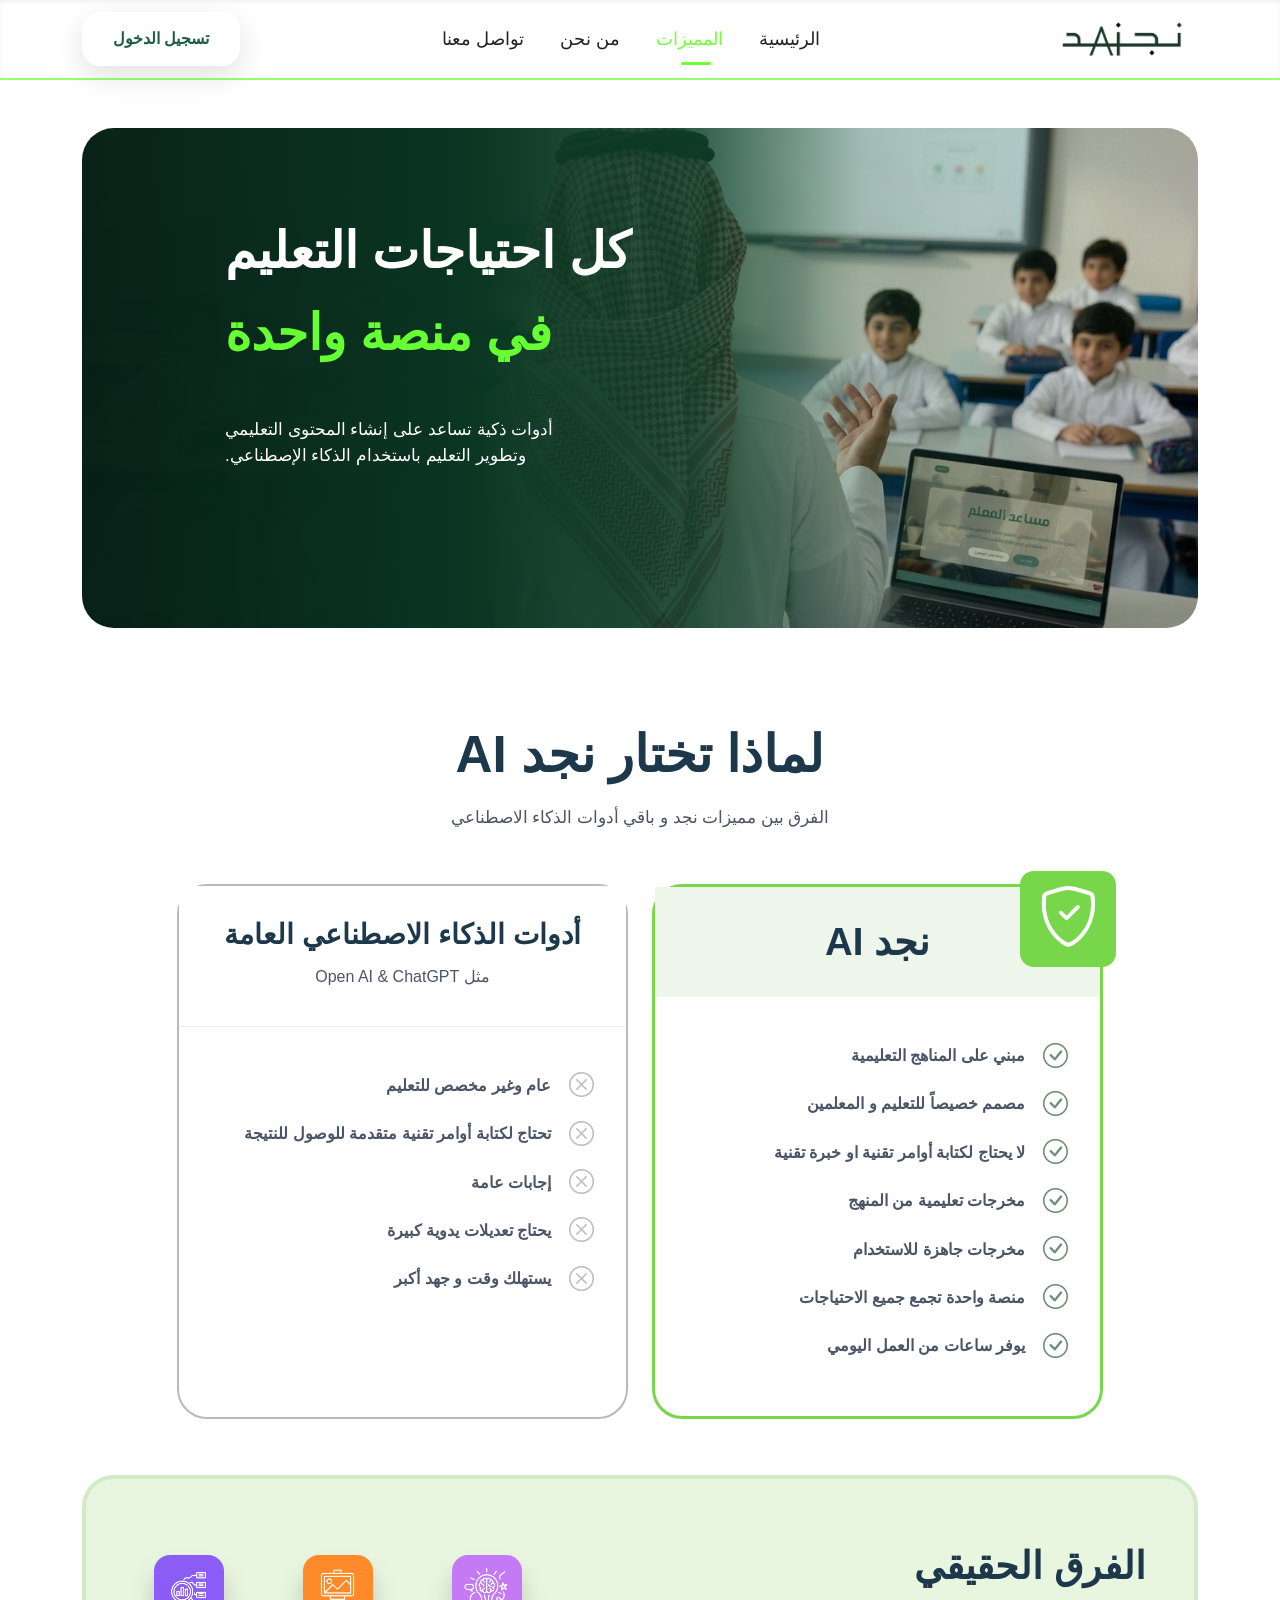
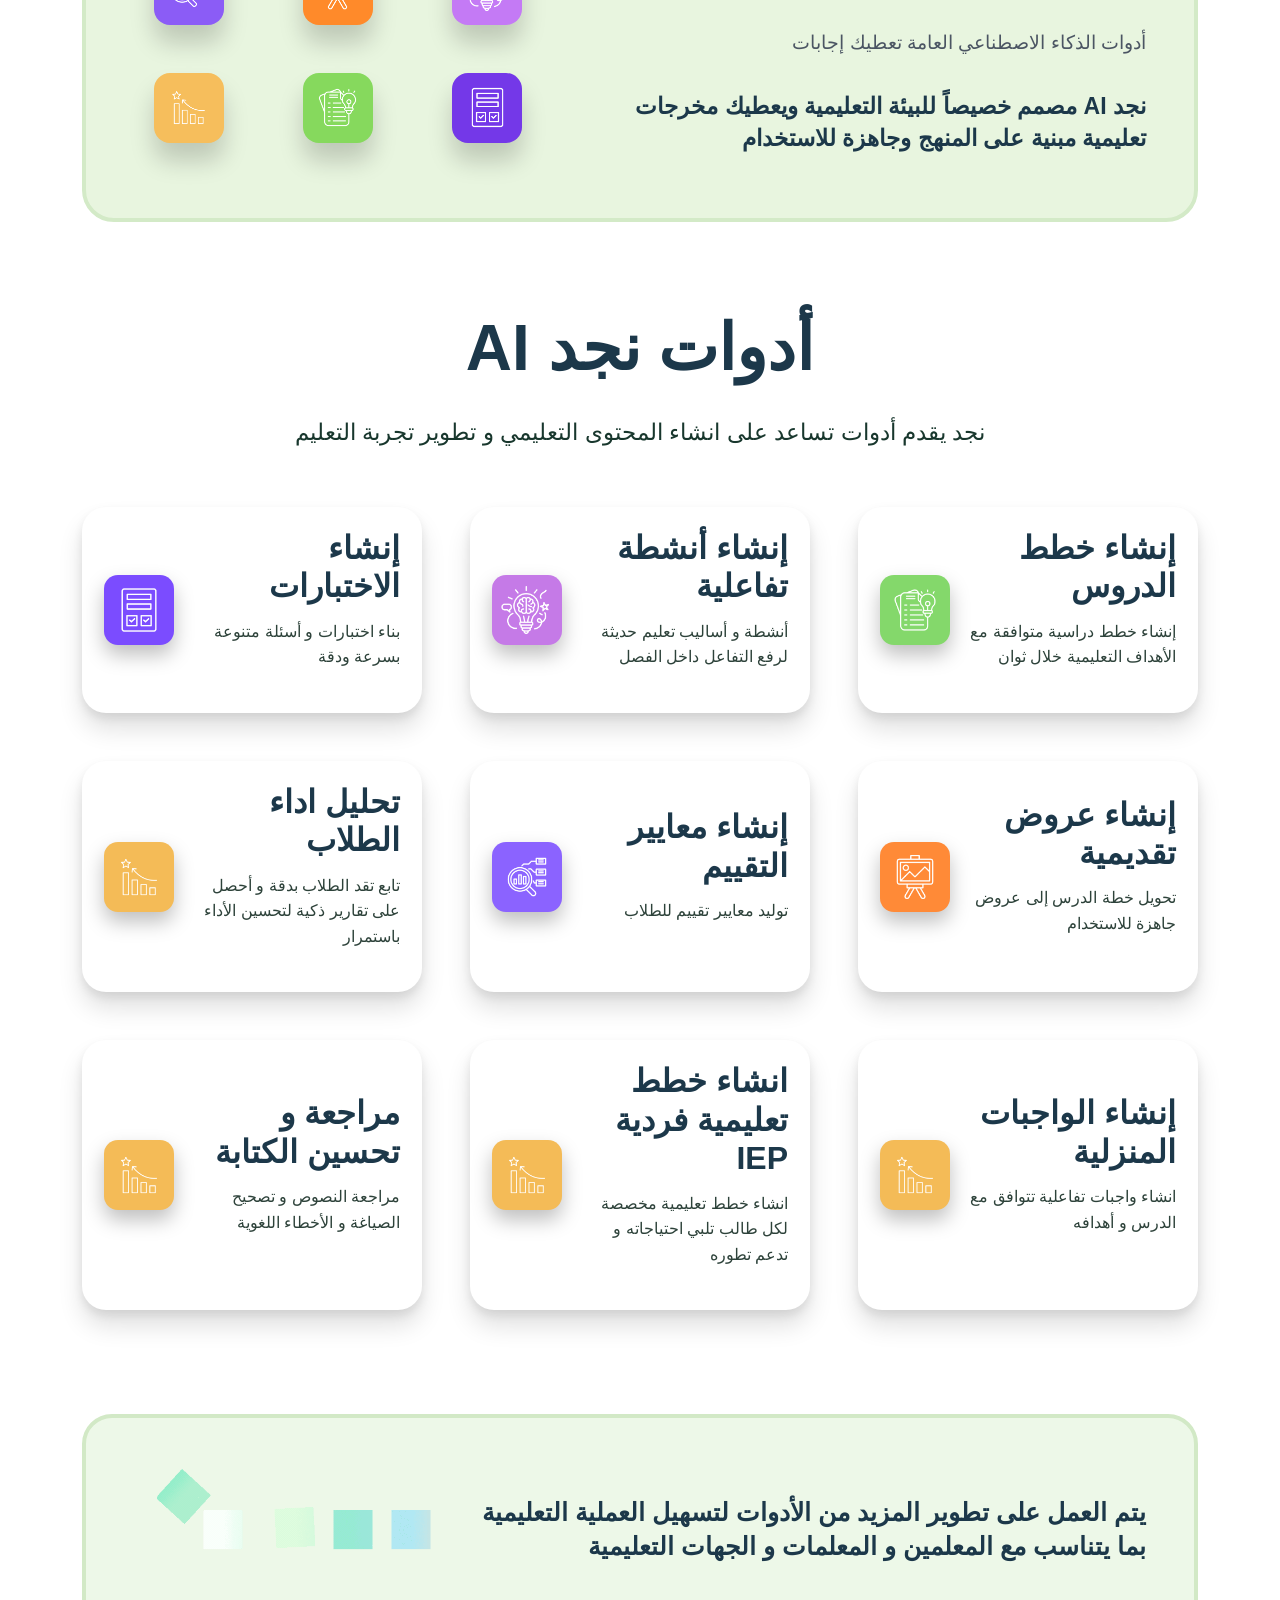
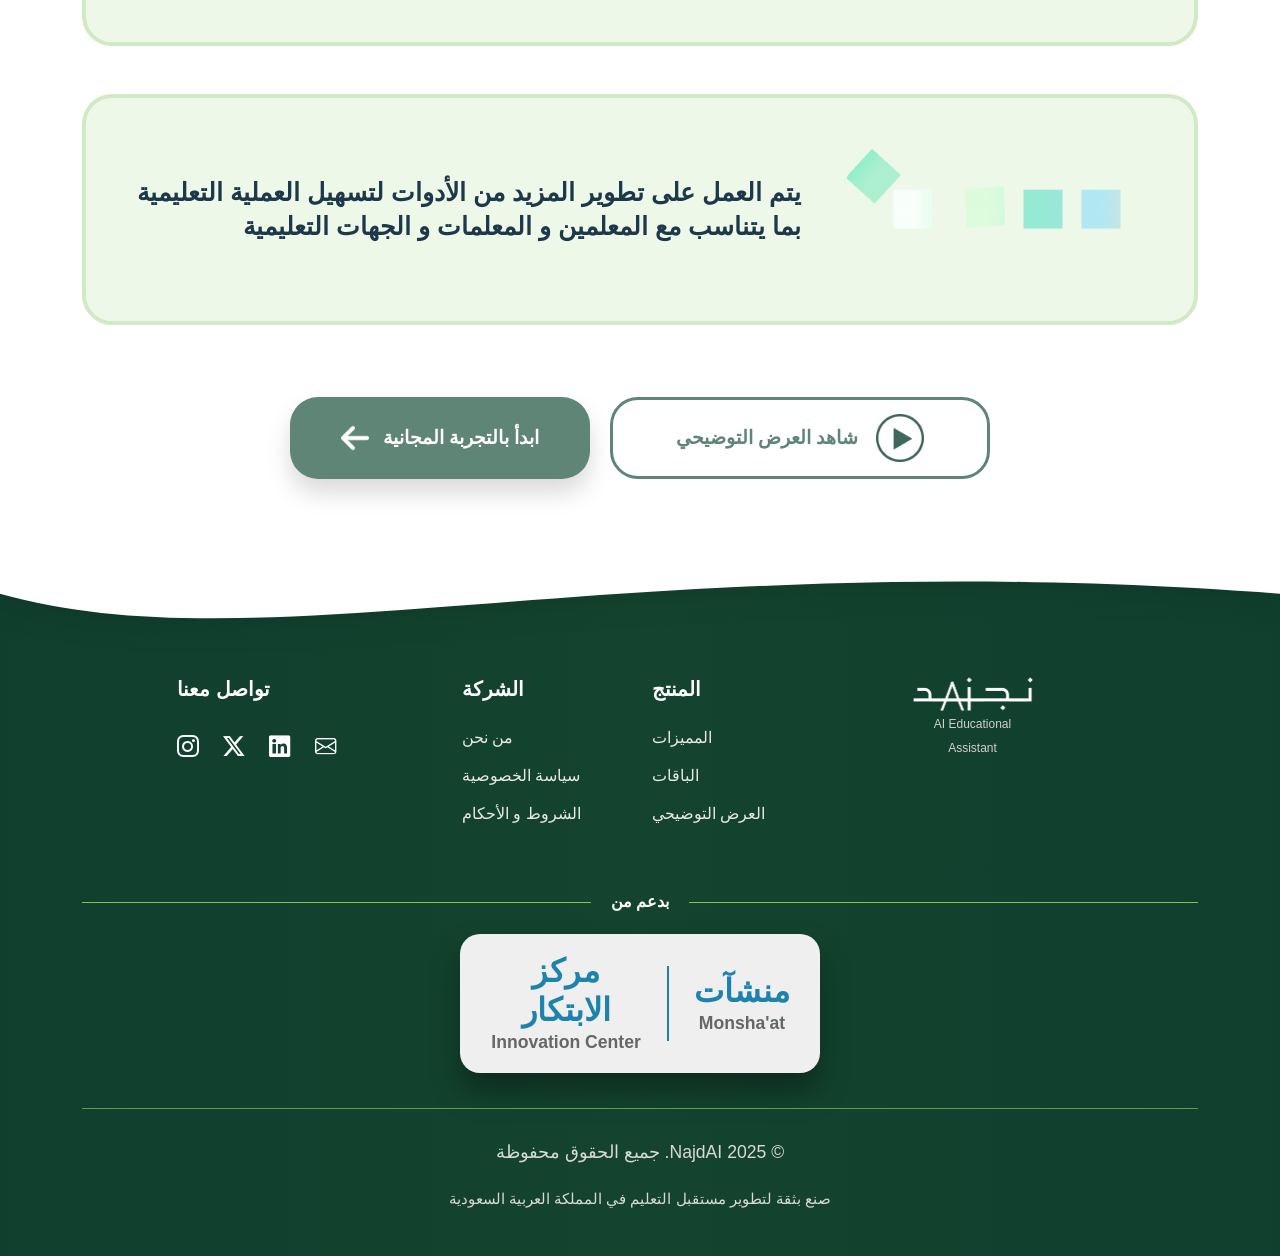
<file: features.html>
<!DOCTYPE html>
<html lang="ar" dir="rtl">
<head>
    <meta charset="UTF-8">
    <meta name="viewport" content="width=device-width, initial-scale=1.0">
    <!-- Bootstrap 5 CSS -->
<link href="https://cdn.jsdelivr.net/npm/bootstrap@5.3.8/dist/css/bootstrap.min.css" rel="stylesheet">

<!-- Google Font -->
<link rel="preconnect" href="https://fonts.googleapis.com">
<link rel="preconnect" href="https://fonts.gstatic.com" crossorigin>

<link href="https://fonts.googleapis.com/css2?family=Tajawal:wght@300;400;500;700;800&display=swap" rel="stylesheet">

    <link href="https://cdn.jsdelivr.net/npm/bootstrap-icons@1.11.3/font/bootstrap-icons.css" rel="stylesheet">

<!-- Custom CSS -->
<link rel="stylesheet" href="assets/css/style.css">
</head>



<body class="inner-page">
    
<nav class="navbar navbar-expand-lg custom-navbar">
    <div class="container">

        <a class="navbar-brand" href="index.html">
            <img src="assets/images/logo.png" alt="Logo" class="logo-white">
            <img src="assets/images/dark-logo.png" alt="Logo" class="logo-dark">
        </a>

        <button class="navbar-toggler" type="button"
            data-bs-toggle="collapse"
            data-bs-target="#mainNav">
            <span class="navbar-toggler-icon"></span>
        </button>

        <div class="collapse navbar-collapse justify-content-center" id="mainNav">

            <ul class="navbar-nav mx-auto">

                <li class="nav-item">
                    <a class="nav-link" href="index.html">الرئيسية</a>
                </li>

                 <li class="nav-item">
                    <a class="nav-link" href="features.html">المميزات</a>
                </li>

                <li class="nav-item">
                    <a class="nav-link" href="about.html">من نحن</a>
                </li>
                <li class="nav-item">
                    <a class="nav-link" href="contact.html">تواصل معنا</a>
                </li>



            </ul>

            <a href="#" class="btn login-btn">
                تسجيل الدخول
            </a>

        </div>
    </div>
</nav>



<section class="py-5">
    <div class="container">
        <div class="common-hero position-relative overflow-hidden rounded-5">

            <div class="row align-items-center h-100">
                <div class="col-lg-11">
                    <div class="hero-content pt-5 p-5 mt-md-5 mt-0 text-white">

                        <h1 class="fw-bold mb-4 text-white">
                            كل احتياجات التعليم
                        </h1>

                        <h2 class="fw-bold mb-4 hero-highlight">
                            في منصة واحدة
                        </h2>

                        <p class="mb-0 text-white">
                            أدوات ذكية تساعد على إنشاء المحتوى التعليمي
                            <br>
                            وتطوير التعليم باستخدام الذكاء الإصطناعي.
                        </p>

                    </div>
                </div>
            </div>

        </div>
    </div>
</section>



<section class="najd-ai-compare-sec py-5">
    <div class="container">

        <div class="text-center mb-5">
            <h2 class="najd-ai-main-title fw-bold">
                لماذا تختار نجد AI
            </h2>

            <p class="najd-ai-subtitle mt-3 mb-0">
                الفرق بين مميزات نجد و باقي أدوات الذكاء الاصطناعي
            </p>
        </div>

        <div class="row g-4 justify-content-center">

            <!-- Najd AI -->
            <div class="col-lg-5">
                <div class="najd-ai-card najd-ai-card-green">

                    <div class="najd-ai-badge">
                        <i class="bi bi-shield-check"></i>
                    </div>

                    <div class="najd-ai-card-header">
                        <h3>نجد AI</h3>
                    </div>

                    <div class="najd-ai-card-body">

                        <div class="najd-ai-item">
                            <i class="bi bi-check-circle"></i>
                            <span>مبني على المناهج التعليمية</span>
                        </div>

                        <div class="najd-ai-item">
                            <i class="bi bi-check-circle"></i>
                            <span>مصمم خصيصاً للتعليم و المعلمين</span>
                        </div>

                        <div class="najd-ai-item">
                            <i class="bi bi-check-circle"></i>
                            <span>لا يحتاج لكتابة أوامر تقنية او خبرة تقنية</span>
                        </div>

                        <div class="najd-ai-item">
                            <i class="bi bi-check-circle"></i>
                            <span>مخرجات تعليمية من المنهج</span>
                        </div>

                        <div class="najd-ai-item">
                            <i class="bi bi-check-circle"></i>
                            <span>مخرجات جاهزة للاستخدام</span>
                        </div>

                        <div class="najd-ai-item">
                            <i class="bi bi-check-circle"></i>
                            <span>منصة واحدة تجمع جميع الاحتياجات</span>
                        </div>

                        <div class="najd-ai-item">
                            <i class="bi bi-check-circle"></i>
                            <span>يوفر ساعات من العمل اليومي</span>
                        </div>

                    </div>

                </div>
            </div>

            <!-- Other AI -->
            <div class="col-lg-5">
                <div class="najd-ai-card najd-ai-card-gray">

                    <div class="najd-ai-card-header najd-ai-card-header-gray">
                        <h3>أدوات الذكاء الاصطناعي العامة</h3>
                        <p>مثل Open AI & ChatGPT</p>
                    </div>

                    <div class="najd-ai-card-body">

                        <div class="najd-ai-item najd-ai-item-gray">
                            <i class="bi bi-x-circle"></i>
                            <span>عام وغير مخصص للتعليم</span>
                        </div>

                        <div class="najd-ai-item najd-ai-item-gray">
                            <i class="bi bi-x-circle"></i>
                            <span>تحتاج لكتابة أوامر تقنية متقدمة للوصول للنتيجة</span>
                        </div>

                        <div class="najd-ai-item najd-ai-item-gray">
                            <i class="bi bi-x-circle"></i>
                            <span>إجابات عامة</span>
                        </div>

                        <div class="najd-ai-item najd-ai-item-gray">
                            <i class="bi bi-x-circle"></i>
                            <span>يحتاج تعديلات يدوية كبيرة</span>
                        </div>

                        <div class="najd-ai-item najd-ai-item-gray">
                            <i class="bi bi-x-circle"></i>
                            <span>يستهلك وقت و جهد أكبر</span>
                        </div>

                    </div>

                </div>
            </div>

        </div>

    </div>
</section>

<section class="najd-reality-sec py-2">
    <div class="container">

        <div class="najd-reality-box">

            <div class="row align-items-center flex-md-row flex-column-reverse">

                <!-- Content -->
                <div class="col-lg-7">
                    <div class="najd-reality-content pt-md-0 pt-5">

                        <h2 class="najd-reality-title">
                            الفرق الحقيقي
                        </h2>

                        <p class="najd-reality-text mb-4">
                            أدوات الذكاء الاصطناعي العامة تعطيك إجابات
                        </p>

                        <h3 class="najd-reality-highlight mb-0">
                            نجد AI مصمم خصيصاً للبيئة التعليمية ويعطيك مخرجات
                            <br>
                            تعليمية مبنية على المنهج وجاهزة للاستخدام
                        </h3>

                    </div>
                </div>

                <!-- Icons -->
                <div class="col-lg-5">

                    <div class="najd-icon-grid">
                        <div class="najd-icon-card najd-violet">
                            <img src="assets/images/icons/5.png" alt="">
                        </div>
                        <div class="najd-icon-card najd-orange">
                            <img src="assets/images/icons/2.png" alt="">
                        </div>
                        <div class="najd-icon-card najd-purple">
                            <img src="assets/images/icons/7.png" alt="">
                        </div>
                        <div class="najd-icon-card najd-deep-purple">
                            <img src="assets/images/icons/3.png" alt="">
                        </div>

                        <div class="najd-icon-card najd-green">
                            <img src="assets/images/icons/4.png" alt="">
                        </div>
                        <div class="najd-icon-card najd-yellow">
                            <img src="assets/images/icons/8.png" alt="">
                        </div>


                    </div>

                </div>

            </div>

        </div>

    </div>
</section>


<section class="services-sect">

<div class="container">

   <div class="row">
    <div class="com-md-12">
    <div class="text-center">
        <h2 class="services-sect-title">
           أدوات نجد AI
        </h2>

        <p class="services-sect-subtitle">
           نجد يقدم أدوات تساعد على انشاء المحتوى التعليمي و تطوير تجربة التعليم
        </p>

    </div>


    <!-- CARDS -->

    <div class="row g-md-5 g-0 pt-5">
        <div class="col-lg-4 col-md-6 mb-md-0 mb-4">
            <div class="services-sect-card flex-md-row flex-column-reverse">

                <div>
                    <h3 class="services-sect-card-title">
                         إنشاء خطط الدروس
                    </h3>

                    <p class="services-sect-card-text">
                       إنشاء خطط دراسية متوافقة مع
                       الأهداف التعليمية خلال ثوان
                    </p>
                </div>

                <div class="services-sect-icon services-sect-green">
                   <img src="assets/images/icons/4.png" alt="">
                </div>

            </div>
        </div>

        <!-- 2 -->

        <div class="col-lg-4 col-md-6 mb-md-0 mb-4">
            <div class="services-sect-card flex-md-row flex-column-reverse">

                <div>
                    <h3 class="services-sect-card-title">
                       إنشاء أنشطة تفاعلية
                    </h3>

                    <p class="services-sect-card-text">
                       أنشطة و أساليب تعليم حديثة
                       لرفع التفاعل داخل الفصل
                    </p>
                </div>

                <div class="services-sect-icon services-sect-purple">
                    <img src="assets/images/icons/5.png" alt="">
                </div>

            </div>
        </div>

        <!-- 3 -->

        <div class="col-lg-4 col-md-6 mb-md-0 mb-4">
            <div class="services-sect-card flex-md-row flex-column-reverse">

                <div>
                    <h3 class="services-sect-card-title">
                       إنشاء الاختبارات
                    </h3>

                    <p class="services-sect-card-text">
                       بناء اختبارات و أسئلة متنوعة بسرعة
                        ودقة
                    </p>
                </div>

                <div class="services-sect-icon services-sect-violet">
                    <img src="assets/images/icons/3.png" alt="">
                </div>

            </div>
        </div>

        <!-- 4 -->

        <div class="col-lg-4 col-md-6 mb-md-0 mb-4">
            <div class="services-sect-card flex-md-row flex-column-reverse">

                <div>
                    <h3 class="services-sect-card-title">
                       إنشاء عروض تقديمية
                    </h3>

                    <p class="services-sect-card-text">
                       تحويل خطة الدرس إلى عروض
                       جاهزة للاستخدام
                    </p>
                </div>

                <div class="services-sect-icon services-sect-orange">
                    <img src="assets/images/icons/2.png" alt="">
                </div>

            </div>
        </div>

        <!-- 5 -->

        <div class="col-lg-4 col-md-6 mb-md-0 mb-4">
            <div class="services-sect-card flex-md-row flex-column-reverse">

                <div>
                    <h3 class="services-sect-card-title">
                       إنشاء معايير التقييم
                    </h3>

                    <p class="services-sect-card-text">
                       توليد معايير تقييم للطلاب
                    </p>
                </div>

                <div class="services-sect-icon services-sect-blue">
                   <img src="assets/images/icons/7.png" alt="">
                </div>

            </div>
        </div>

        <!-- 6 -->

        <div class="col-lg-4 col-md-6 mb-md-0 mb-4">
            <div class="services-sect-card flex-md-row flex-column-reverse">

                <div>
                    <h3 class="services-sect-card-title">
                       تحليل اداء الطلاب
                    </h3>

                    <p class="services-sect-card-text">
                       تابع تقد الطلاب بدقة و أحصل
                       على تقارير ذكية لتحسين الأداء
                       باستمرار 
                    </p>
                </div>

                <div class="services-sect-icon services-sect-gold">
                    <img src="assets/images/icons/8.png" alt="">
                </div>

            </div>
        </div>
        <!-- 7 -->
        <div class="col-lg-4 col-md-6 mb-md-0 mb-4">
            <div class="services-sect-card flex-md-row flex-column-reverse">

                <div>
                    <h3 class="services-sect-card-title">
                      إنشاء الواجبات المنزلية
                    </h3>

                    <p class="services-sect-card-text">
                      انشاء واجبات تفاعلية تتوافق مع
                      الدرس و أهدافه
                      
                    </p>
                </div>

                <div class="services-sect-icon services-sect-gold">
                    <img src="assets/images/icons/8.png" alt="">
                </div>

            </div>
        </div>
        <!-- 8 -->
        <div class="col-lg-4 col-md-6 mb-md-0 mb-4">
            <div class="services-sect-card flex-md-row flex-column-reverse">

                <div>
                    <h3 class="services-sect-card-title">
                      انشاء خطط تعليمية فردية<br>
                      IEP
                    </h3>

                    <p class="services-sect-card-text">
                      انشاء خطط تعليمية مخصصة
                      لكل طالب تلبي احتياجاته و تدعم
                      تطوره
                    </p>
                </div>

                <div class="services-sect-icon services-sect-gold">
                    <img src="assets/images/icons/8.png" alt="">
                </div>

            </div>
        </div>
        <!-- 9 -->
        <div class="col-lg-4 col-md-6 mb-md-0 mb-4">
            <div class="services-sect-card flex-md-row flex-column-reverse">

                <div>
                    <h3 class="services-sect-card-title">
                      مراجعة و تحسين الكتابة
                    </h3>

                    <p class="services-sect-card-text">
                      مراجعة النصوص و تصحيح
                      الصياغة و الأخطاء اللغوية
                      
                    </p>
                </div>

                <div class="services-sect-icon services-sect-gold">
                    <img src="assets/images/icons/8.png" alt="">
                </div>

            </div>
        </div>

    </div>

    </div>
   </div>
</div>

</section>

<section class="najd-coming-tools-sec py-4">

    <div class="container">

        <div class="najd-coming-tools-box">

            <div class="row align-items-center">

                <!-- Text -->
                <div class="col-lg-8 col-md-8">
                    <div class="najd-coming-tools-content">

                        <h3 class="mb-0">
                            يتم العمل على تطوير المزيد من الأدوات لتسهيل العملية التعليمية
                        
                            بما يتناسب مع المعلمين و المعلمات و الجهات التعليمية
                        </h3>

                    </div>
                </div>

                <!-- GIF -->
                <div class="col-lg-4 col-md-4">

                    <div class="najd-coming-tools-gif">

                        <img
                            src="assets/images/icons/animated.gif"
                            alt="Coming Soon">

                    </div>

                </div>

            </div>

        </div>



 <div class="najd-coming-tools-box mt-5">

            <div class="row align-items-center flex-md-row flex-column-reverse">
                <!-- GIF -->
                <div class="col-lg-4 col-md-4">

                    <div class="najd-coming-tools-gif">

                        <img
                            src="assets/images/icons/animated.gif"
                            alt="Coming Soon">

                    </div>

                </div>

                                <!-- Text -->
                <div class="col-lg-8 col-md-8">
                    <div class="najd-coming-tools-content">

                        <h3 class="mb-0">
                            يتم العمل على تطوير المزيد من الأدوات لتسهيل العملية التعليمية
                        
                            بما يتناسب مع المعلمين و المعلمات و الجهات التعليمية
                        </h3>

                    </div>
                </div>

            </div>

        </div>




    </div>

</section>


<section class="najd-cta-section py-5">
    <div class="container">

        <div class="najd-cta-wrap">



             <!-- Video Button -->
            <a href="#" class="najd-btn-video">
                
                <img src="assets/images/icons/10.png" alt="">
                <span>شاهد العرض التوضيحي</span>
            </a>

            <!-- Primary Button -->
            <a href="#" class="najd-btn-primary">
                <span>ابدأ بالتجربة المجانية</span>
                <img src="assets/images/icons/arrow.png" alt="">
                
            </a>



        </div>

    </div>
</section>




<footer class="footer-area">

    <!-- Top Wave -->
    <div class="footer-wave">
        <svg viewBox="0 0 1440 180" preserveAspectRatio="none">
            <path
                fill="#ffffff"
                d="M0,80
                   C300,170 700,20 1440,80
                   L1440,0
                   L0,0
                   Z">
            </path>
        </svg>
    </div>

    <div class="container">

        <div class="row text-center text-lg-start justify-content-center gy-5">

            <!-- Logo -->
            <div class="col-lg-3 col-md-6">
                <div class="footer-logo">
                    <img class="img-fluid" src="assets/images/logo.png" alt="">
                    <small>AI Educational Assistant</small>
                </div>
            </div>

            <!-- Product -->
            <div class="col-lg-2 col-md-6">
                <h5 class="footer-title">المنتج</h5>

                <ul class="footer-links">
                    <li><a href="features.html">المميزات</a></li>
                    <li><a href="#">الباقات</a></li>
                    <li><a href="#">العرض التوضيحي</a></li>
                </ul>
            </div>

            <!-- Company -->
            <div class="col-lg-2 col-md-6">
                <h5 class="footer-title">الشركة</h5>

                <ul class="footer-links">
                    <li><a href="about.html">من نحن</a></li>
                    <li><a href="privacy-policy.html">سياسة الخصوصية</a></li>
                    <li><a href="terms-conditions.html">الشروط و الأحكام</a></li>
                </ul>
            </div>

            <!-- Contact -->
            <div class="col-lg-3 col-md-6">
                <h5 class="footer-title">تواصل معنا</h5>

                <div class="social-links">

                    <a href="#">
                        <i class="bi bi-envelope"></i>
                    </a>

                    <a href="#">
                        <i class="bi bi-linkedin"></i>
                    </a>

                    <a href="#">
                        <i class="bi bi-twitter-x"></i>
                    </a>

                    <a href="#">
                        <i class="bi bi-instagram"></i>
                    </a>

                </div>
            </div>

        </div>

        <!-- Supported -->
        <div class="support-area">

            <div class="support-header">
                <span>بدعم من</span>
            </div>

            <div class="support-card">

                <div class="support-brand">
                    <div class="support-name">منشآت</div>
                    <div class="support-sub">Monsha'at</div>
                </div>

                <div class="support-divider"></div>

                <div class="support-brand">
                    <div class="support-name">مركز الابتكار</div>
                    <div class="support-sub">Innovation Center</div>
                </div>

            </div>

        </div>

        <!-- Bottom -->
        <div class="footer-bottom">

            <p class="copyright">
                © 2025 NajdAI. جميع الحقوق محفوظة
            </p>

            <p class="location">
                صنع بثقة لتطوير مستقبل التعليم في المملكة العربية السعودية
            </p>

        </div>

    </div>

</footer>









<script src="https://cdn.jsdelivr.net/npm/bootstrap@5.3.2/dist/js/bootstrap.bundle.min.js"></script>
 <script src="https://code.jquery.com/jquery-3.7.1.min.js"></script>
<script src="assets/js/main.js"></script>



</body>



</html>
</file>
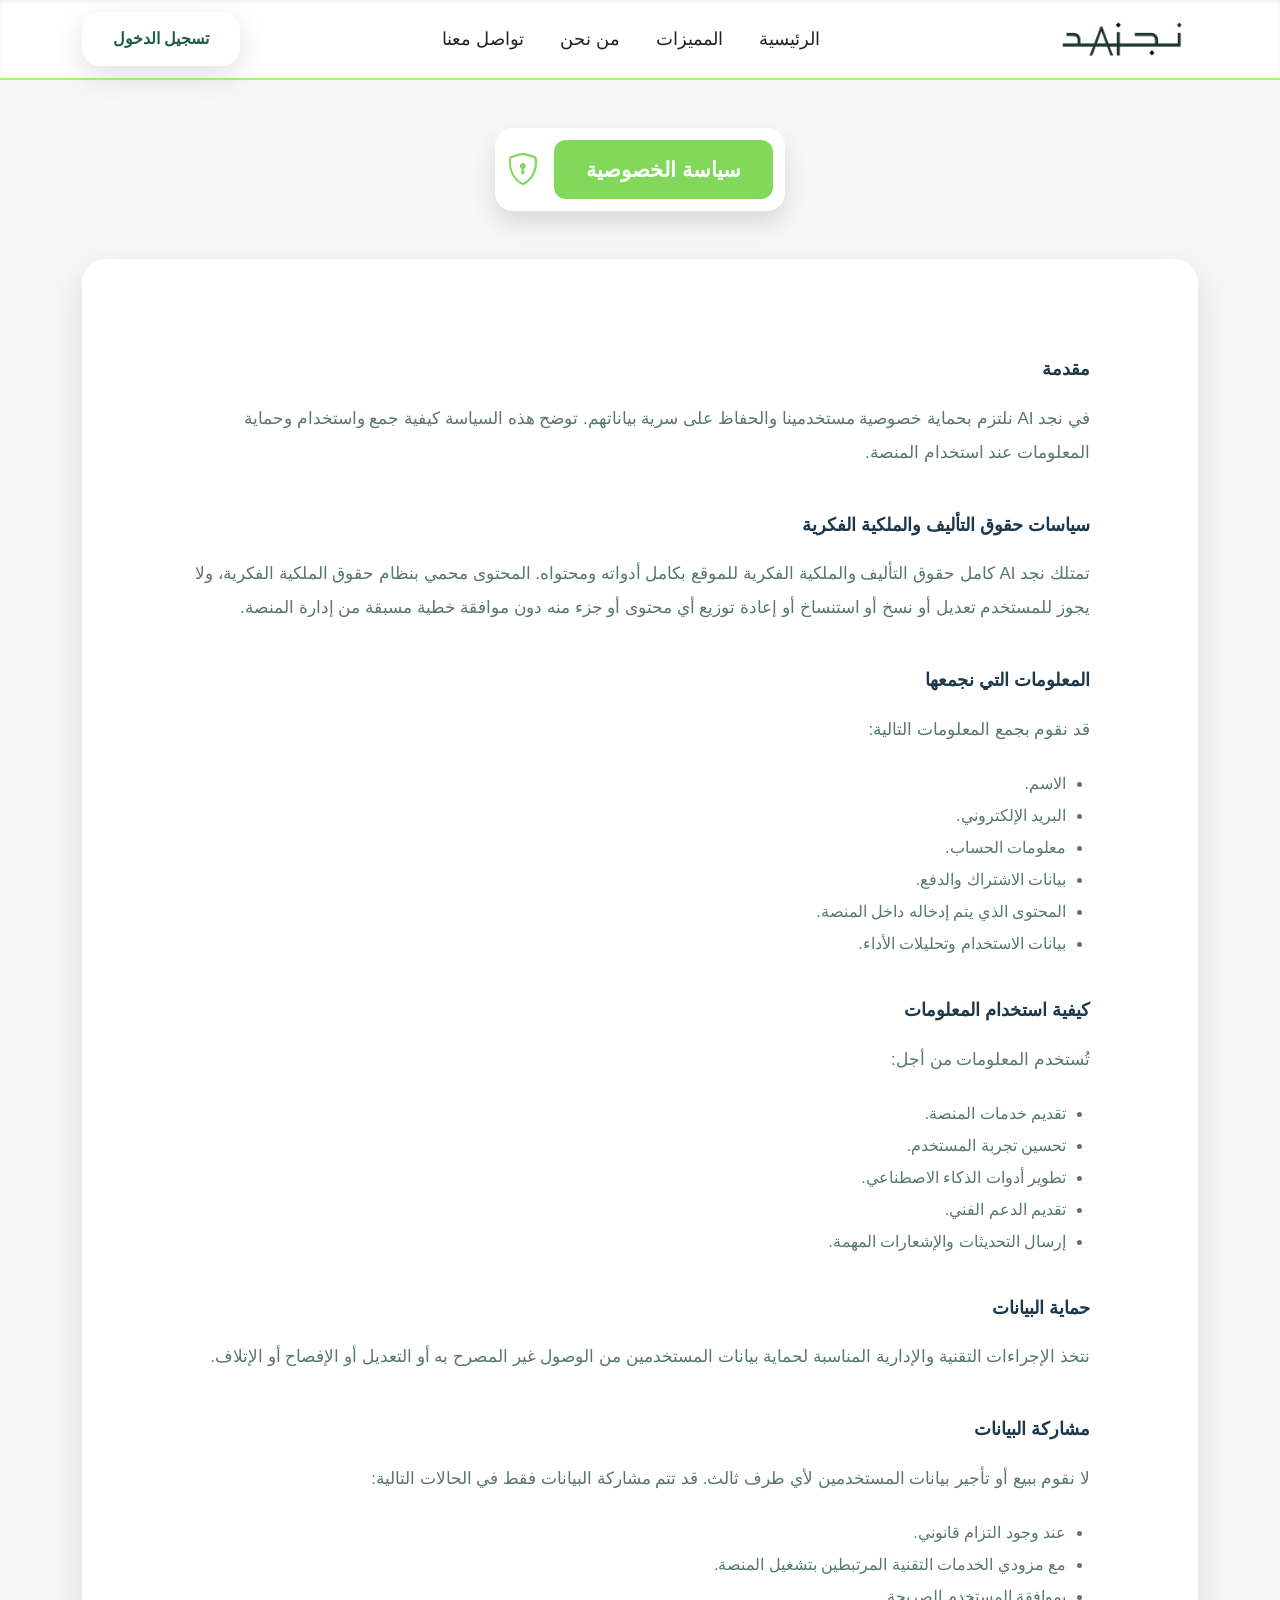
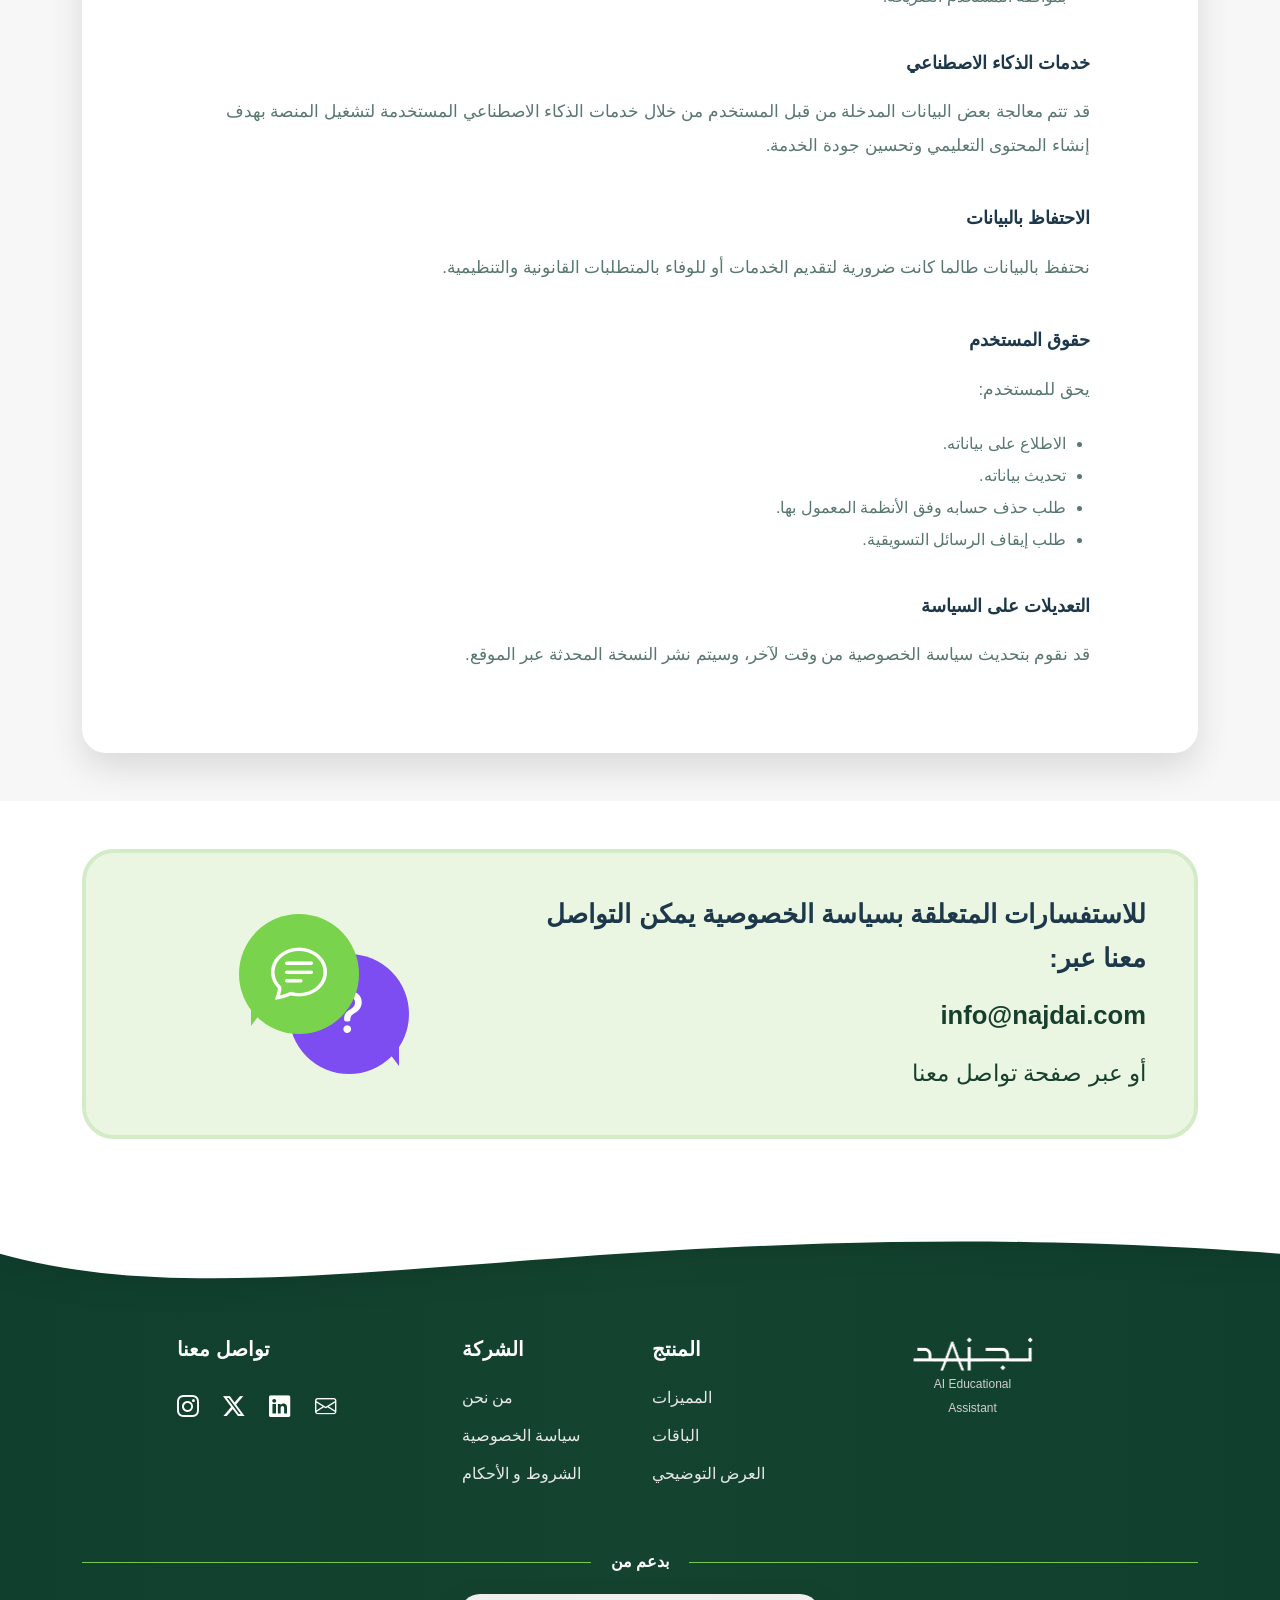
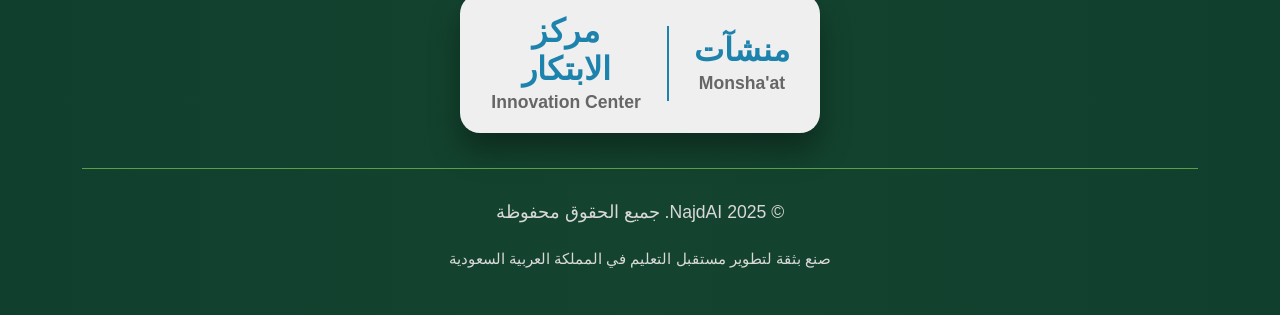
<file: privacy-policy.html>
<!DOCTYPE html>
<html lang="ar" dir="rtl" >
<head>
    <meta charset="UTF-8">
    <meta name="viewport" content="width=device-width, initial-scale=1.0">
    <title>Document</title>
    <!-- Bootstrap 5 CSS -->
<link href="https://cdn.jsdelivr.net/npm/bootstrap@5.3.8/dist/css/bootstrap.min.css" rel="stylesheet">

<!-- Google Font -->
<link rel="preconnect" href="https://fonts.googleapis.com">
<link rel="preconnect" href="https://fonts.gstatic.com" crossorigin>

<link href="https://fonts.googleapis.com/css2?family=Tajawal:wght@300;400;500;700;800&display=swap" rel="stylesheet">
<link href="https://cdn.jsdelivr.net/npm/bootstrap-icons@1.11.3/font/bootstrap-icons.css" rel="stylesheet">

<!-- Custom CSS -->
<link rel="stylesheet" href="assets/css/style.css">
</head>

<body class="inner-page">

    
<nav class="navbar navbar-expand-lg custom-navbar">
    <div class="container">

        <a class="navbar-brand" href="index.html">
            <img src="assets/images/logo.png" alt="Logo" class="logo-white">
            <img src="assets/images/dark-logo.png" alt="Logo" class="logo-dark">
        </a>

        <button class="navbar-toggler" type="button"
            data-bs-toggle="collapse"
            data-bs-target="#mainNav">
            <span class="navbar-toggler-icon"></span>
        </button>

        <div class="collapse navbar-collapse justify-content-center" id="mainNav">

            <ul class="navbar-nav mx-auto">

                <li class="nav-item">
                    <a class="nav-link" href="index.html">الرئيسية</a>
                </li>

                 <li class="nav-item">
                    <a class="nav-link" href="features.html">المميزات</a>
                </li>

                <li class="nav-item">
                    <a class="nav-link" href="about.html">من نحن</a>
                </li>
                <li class="nav-item">
                    <a class="nav-link" href="contact.html">تواصل معنا</a>
                </li>



            </ul>

            <a href="#" class="btn login-btn">
                تسجيل الدخول
            </a>

        </div>
    </div>
</nav>



<section class="najd-policy-page py-5">

    <div class="container">

        <!-- Page Badge -->
        <div class="najd-policy-header text-center mb-5">

            <div class="najd-policy-badge">

                <span>سياسة الخصوصية</span>

                <i class="bi bi-shield-lock"></i>

            </div>

        </div>

        <!-- Policy Content -->
        <div class="najd-policy-card">

            <div class="najd-policy-content">

                <h3>مقدمة</h3>

                <p>
                    في نجد AI نلتزم بحماية خصوصية مستخدمينا والحفاظ على سرية بياناتهم.
                    توضح هذه السياسة كيفية جمع واستخدام وحماية المعلومات عند استخدام المنصة.
                </p>

                <h3>سياسات حقوق التأليف والملكية الفكرية</h3>

                <p>
                    تمتلك نجد AI كامل حقوق التأليف والملكية الفكرية للموقع بكامل أدواته ومحتواه.
                    المحتوى محمي بنظام حقوق الملكية الفكرية، ولا يجوز للمستخدم تعديل أو نسخ أو
                    استنساخ أو إعادة توزيع أي محتوى أو جزء منه دون موافقة خطية مسبقة من إدارة المنصة.
                </p>

                <h3>المعلومات التي نجمعها</h3>

                <p>قد نقوم بجمع المعلومات التالية:</p>

                <ul>
                    <li>الاسم.</li>
                    <li>البريد الإلكتروني.</li>
                    <li>معلومات الحساب.</li>
                    <li>بيانات الاشتراك والدفع.</li>
                    <li>المحتوى الذي يتم إدخاله داخل المنصة.</li>
                    <li>بيانات الاستخدام وتحليلات الأداء.</li>
                </ul>

                <h3>كيفية استخدام المعلومات</h3>

                <p>تُستخدم المعلومات من أجل:</p>

                <ul>
                    <li>تقديم خدمات المنصة.</li>
                    <li>تحسين تجربة المستخدم.</li>
                    <li>تطوير أدوات الذكاء الاصطناعي.</li>
                    <li>تقديم الدعم الفني.</li>
                    <li>إرسال التحديثات والإشعارات المهمة.</li>
                </ul>

                <h3>حماية البيانات</h3>

                <p>
                    نتخذ الإجراءات التقنية والإدارية المناسبة لحماية بيانات المستخدمين من الوصول
                    غير المصرح به أو التعديل أو الإفصاح أو الإتلاف.
                </p>

                <h3>مشاركة البيانات</h3>

                <p>
                    لا نقوم ببيع أو تأجير بيانات المستخدمين لأي طرف ثالث.
                    قد تتم مشاركة البيانات فقط في الحالات التالية:
                </p>

                <ul>
                    <li>عند وجود التزام قانوني.</li>
                    <li>مع مزودي الخدمات التقنية المرتبطين بتشغيل المنصة.</li>
                    <li>بموافقة المستخدم الصريحة.</li>
                </ul>

                <h3>خدمات الذكاء الاصطناعي</h3>

                <p>
                    قد تتم معالجة بعض البيانات المدخلة من قبل المستخدم من خلال خدمات الذكاء
                    الاصطناعي المستخدمة لتشغيل المنصة بهدف إنشاء المحتوى التعليمي وتحسين جودة الخدمة.
                </p>

                <h3>الاحتفاظ بالبيانات</h3>

                <p>
                    نحتفظ بالبيانات طالما كانت ضرورية لتقديم الخدمات أو للوفاء بالمتطلبات
                    القانونية والتنظيمية.
                </p>

                <h3>حقوق المستخدم</h3>

                <p>يحق للمستخدم:</p>

                <ul>
                    <li>الاطلاع على بياناته.</li>
                    <li>تحديث بياناته.</li>
                    <li>طلب حذف حسابه وفق الأنظمة المعمول بها.</li>
                    <li>طلب إيقاف الرسائل التسويقية.</li>
                </ul>

                <h3>التعديلات على السياسة</h3>

                <p>
                    قد نقوم بتحديث سياسة الخصوصية من وقت لآخر، وسيتم نشر النسخة المحدثة عبر الموقع.
                </p>

            </div>

        </div>

    </div>

</section>


<section class="najd-policy-contact py-5">
    <div class="container">

        <div class="najd-policy-contact-box">

            <div class="row align-items-center">

                <!-- Text -->
                <div class="col-lg-8">

                    <div class="najd-policy-contact-content">

                        <h3>
                            للاستفسارات المتعلقة بسياسة الخصوصية يمكن التواصل معنا عبر:
                        </h3>

                        <a href="mailto:info@najdai.com" class="najd-policy-email">
                            info@najdai.com
                        </a>

                        <p>
                            أو عبر صفحة تواصل معنا
                        </p>

                    </div>

                </div>

                <!-- Icon -->
                <div class="col-lg-4">

                    <div class="najd-policy-contact-icon">

                        <div class="najd-chat-icon najd-chat-purple">
                            <i class="bi bi-question-lg"></i>
                        </div>

                        <div class="najd-chat-icon najd-chat-green">
                            <i class="bi bi-chat-text"></i>
                        </div>

                    </div>

                </div>

            </div>

        </div>

    </div>
</section>


<footer class="footer-area">

    <!-- Top Wave -->
    <div class="footer-wave">
        <svg viewBox="0 0 1440 180" preserveAspectRatio="none">
            <path
                fill="#ffffff"
                d="M0,80
                   C300,170 700,20 1440,80
                   L1440,0
                   L0,0
                   Z">
            </path>
        </svg>
    </div>

    <div class="container">

        <div class="row text-center text-lg-start justify-content-center gy-5">

            <!-- Logo -->
            <div class="col-lg-3 col-md-6">
                <div class="footer-logo">
                    <img class="img-fluid" src="assets/images/logo.png" alt="">
                    <small>AI Educational Assistant</small>
                </div>
            </div>

            <!-- Product -->
            <div class="col-lg-2 col-md-6">
                <h5 class="footer-title">المنتج</h5>

                <ul class="footer-links">
                    <li><a href="features.html">المميزات</a></li>
                    <li><a href="#">الباقات</a></li>
                    <li><a href="#">العرض التوضيحي</a></li>
                </ul>
            </div>

            <!-- Company -->
            <div class="col-lg-2 col-md-6">
                <h5 class="footer-title">الشركة</h5>

                <ul class="footer-links">
                    <li><a href="about.html">من نحن</a></li>
                    <li><a href="privacy-policy.html">سياسة الخصوصية</a></li>
                    <li><a href="terms-conditions.html">الشروط و الأحكام</a></li>
                </ul>
            </div>

            <!-- Contact -->
            <div class="col-lg-3 col-md-6">
                <h5 class="footer-title">تواصل معنا</h5>

                <div class="social-links">

                    <a href="#">
                        <i class="bi bi-envelope"></i>
                    </a>

                    <a href="#">
                        <i class="bi bi-linkedin"></i>
                    </a>

                    <a href="#">
                        <i class="bi bi-twitter-x"></i>
                    </a>

                    <a href="#">
                        <i class="bi bi-instagram"></i>
                    </a>

                </div>
            </div>

        </div>

        <!-- Supported -->
        <div class="support-area">

            <div class="support-header">
                <span>بدعم من</span>
            </div>

            <div class="support-card">

                <div class="support-brand">
                    <div class="support-name">منشآت</div>
                    <div class="support-sub">Monsha'at</div>
                </div>

                <div class="support-divider"></div>

                <div class="support-brand">
                    <div class="support-name">مركز الابتكار</div>
                    <div class="support-sub">Innovation Center</div>
                </div>

            </div>

        </div>

        <!-- Bottom -->
        <div class="footer-bottom">

            <p class="copyright">
                © 2025 NajdAI. جميع الحقوق محفوظة
            </p>

            <p class="location">
                صنع بثقة لتطوير مستقبل التعليم في المملكة العربية السعودية
            </p>

        </div>

    </div>

</footer>




<script src="https://cdn.jsdelivr.net/npm/bootstrap@5.3.2/dist/js/bootstrap.bundle.min.js"></script>
 <script src="https://code.jquery.com/jquery-3.7.1.min.js"></script>
<script src="assets/js/main.js"></script>



</body>
</html>
</file>
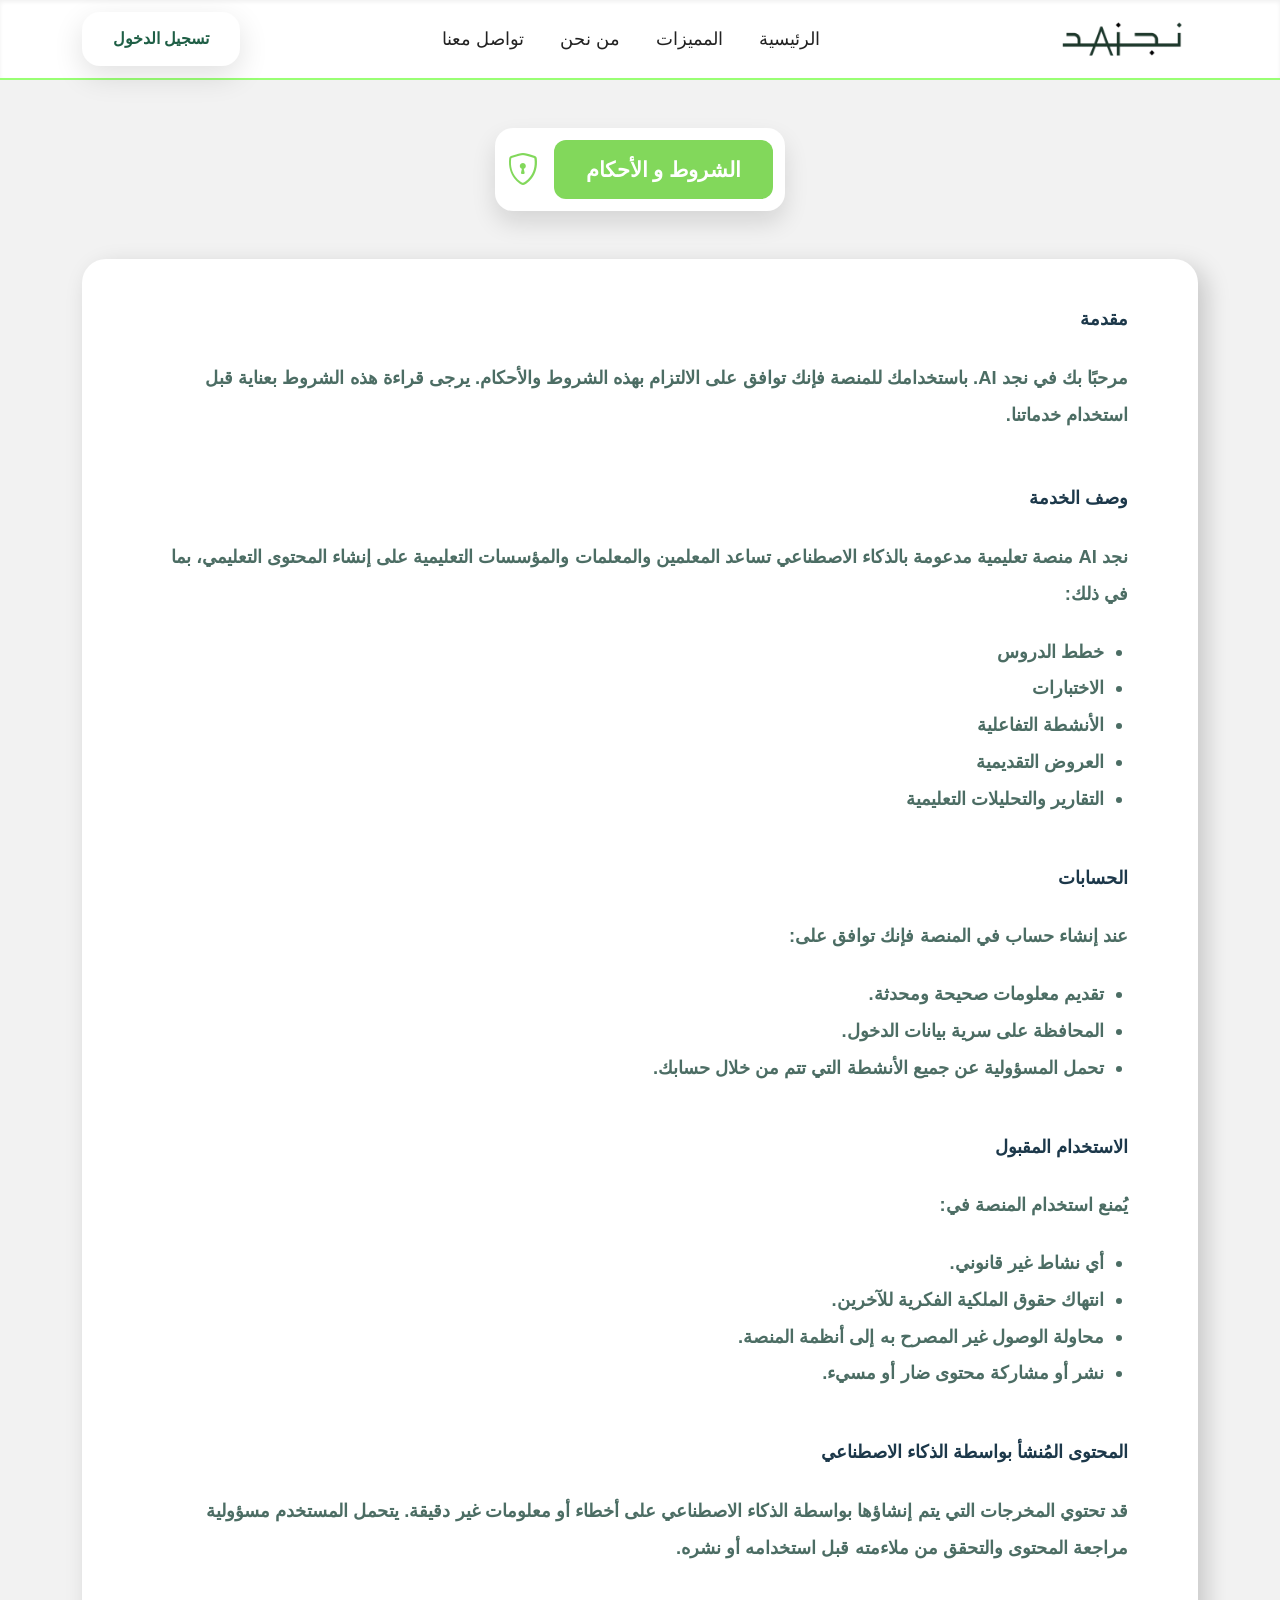
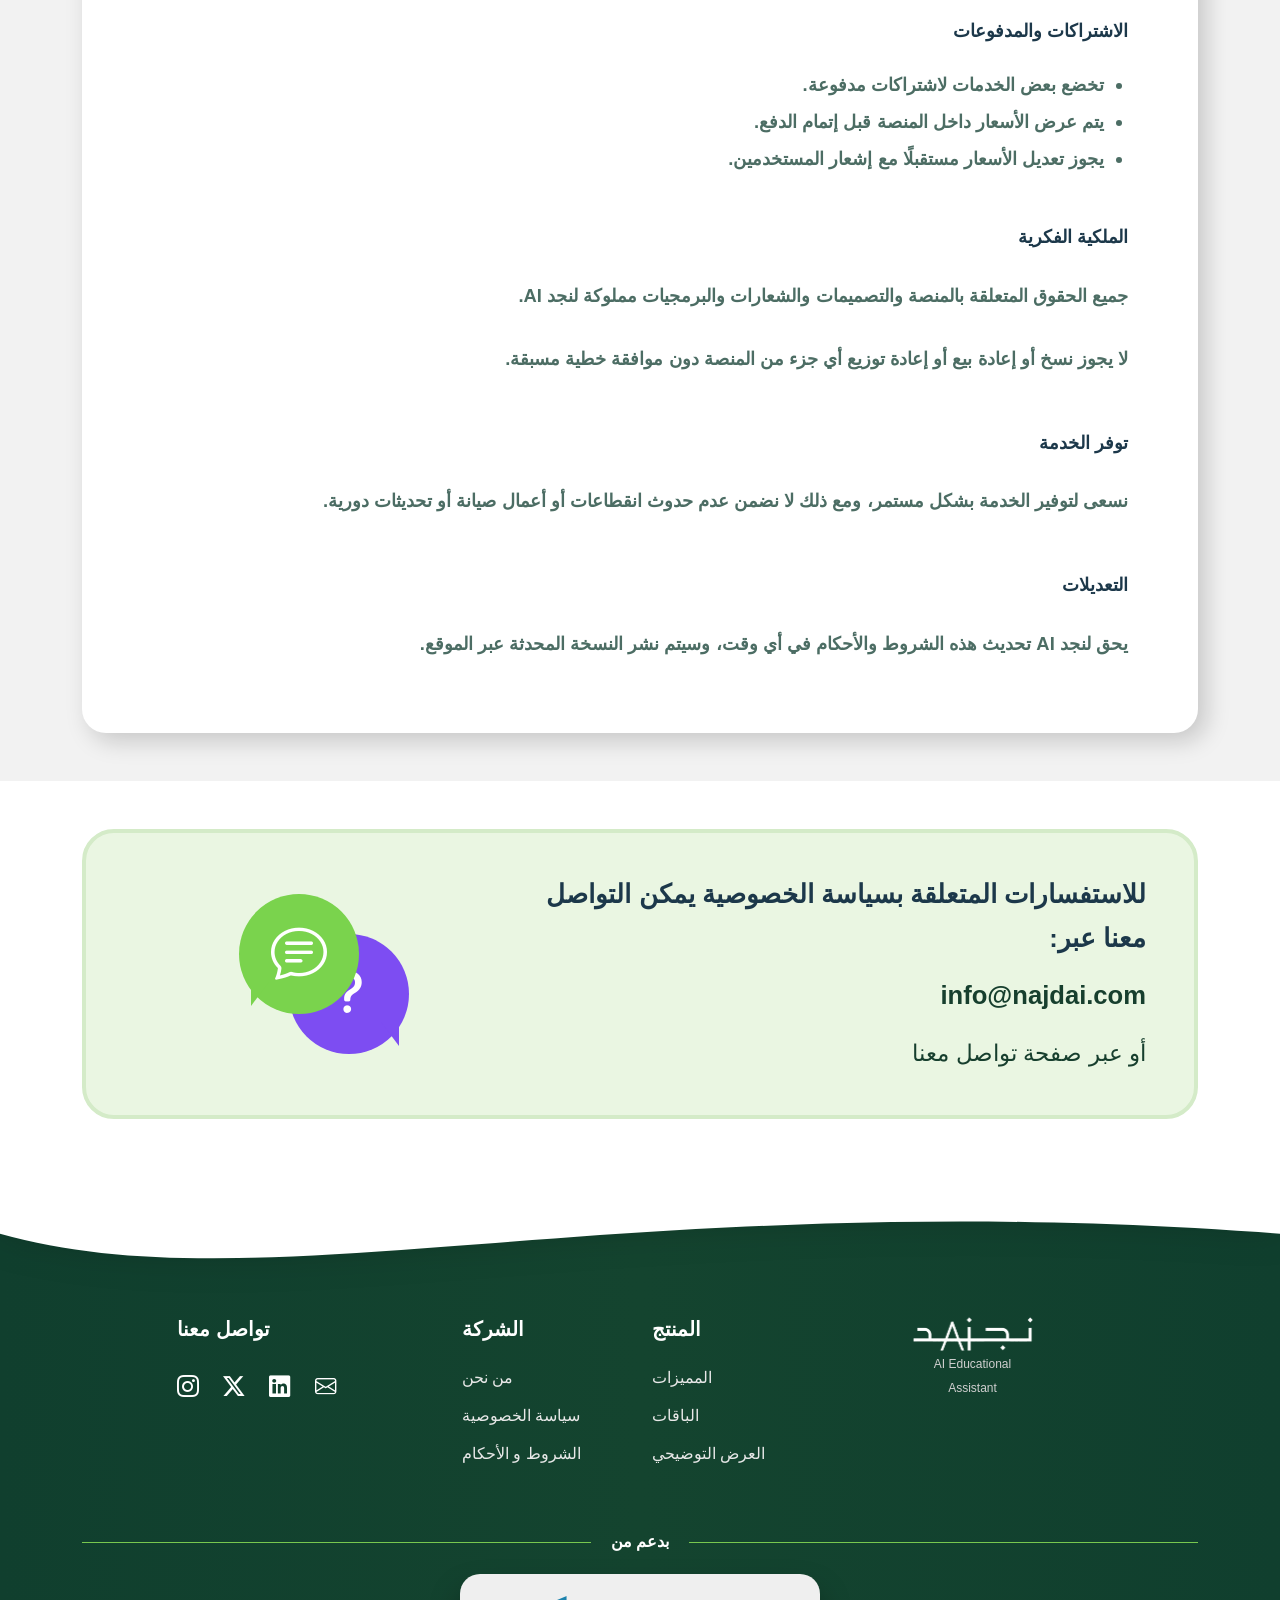
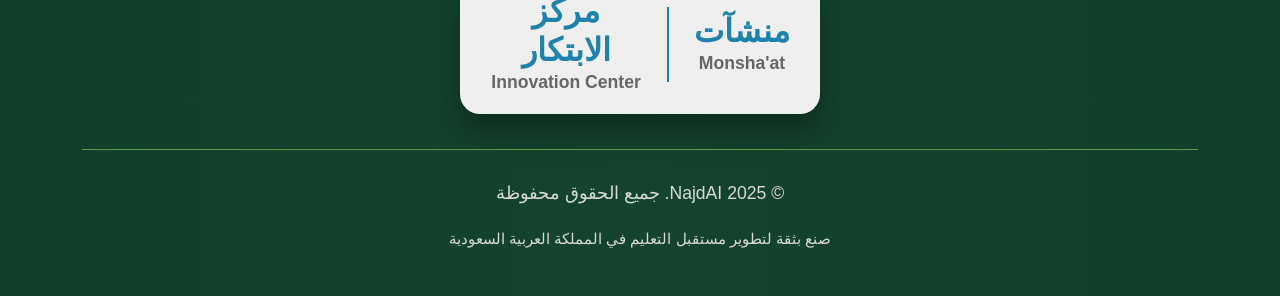
<file: terms-conditions.html>
<!DOCTYPE html>
<html lang="ar" dir="rtl" >
<head>
    <meta charset="UTF-8">
    <meta name="viewport" content="width=device-width, initial-scale=1.0">
    <title>Document</title>
    <!-- Bootstrap 5 CSS -->
<link href="https://cdn.jsdelivr.net/npm/bootstrap@5.3.8/dist/css/bootstrap.min.css" rel="stylesheet">

<!-- Google Font -->
<link rel="preconnect" href="https://fonts.googleapis.com">
<link rel="preconnect" href="https://fonts.gstatic.com" crossorigin>

<link href="https://fonts.googleapis.com/css2?family=Tajawal:wght@300;400;500;700;800&display=swap" rel="stylesheet">
<link href="https://cdn.jsdelivr.net/npm/bootstrap-icons@1.11.3/font/bootstrap-icons.css" rel="stylesheet">

<!-- Custom CSS -->
<link rel="stylesheet" href="assets/css/style.css">
</head>

<body class="inner-page">

    
<nav class="navbar navbar-expand-lg custom-navbar">
    <div class="container">

        <a class="navbar-brand" href="index.html">
            <img src="assets/images/logo.png" alt="Logo" class="logo-white">
            <img src="assets/images/dark-logo.png" alt="Logo" class="logo-dark">
        </a>

        <button class="navbar-toggler" type="button"
            data-bs-toggle="collapse"
            data-bs-target="#mainNav">
            <span class="navbar-toggler-icon"></span>
        </button>

        <div class="collapse navbar-collapse justify-content-center" id="mainNav">

            <ul class="navbar-nav mx-auto">

                <li class="nav-item">
                    <a class="nav-link" href="index.html">الرئيسية</a>
                </li>

                 <li class="nav-item">
                    <a class="nav-link" href="features.html">المميزات</a>
                </li>

                <li class="nav-item">
                    <a class="nav-link" href="about.html">من نحن</a>
                </li>
                <li class="nav-item">
                    <a class="nav-link" href="contact.html">تواصل معنا</a>
                </li>



            </ul>

            <a href="#" class="btn login-btn">
                تسجيل الدخول
            </a>

        </div>
    </div>
</nav>



<section class="py-5 terms-section">
    <div class="container">

         <!-- Page Badge -->
        <div class="najd-policy-header text-center mb-5">

            <div class="najd-policy-badge">

                <span>الشروط و الأحكام</span>

                <i class="bi bi-shield-lock"></i>

            </div>

        </div>

        <!-- Content Card -->
        <div class="terms-card">

            <div class="terms-item">
                <h3>مقدمة</h3>
                <p>
                    مرحبًا بك في نجد AI. باستخدامك للمنصة فإنك توافق على الالتزام بهذه
                    الشروط والأحكام. يرجى قراءة هذه الشروط بعناية قبل استخدام خدماتنا.
                </p>
            </div>

            <div class="terms-item">
                <h3>وصف الخدمة</h3>
                <p>
                    نجد AI منصة تعليمية مدعومة بالذكاء الاصطناعي تساعد المعلمين والمعلمات
                    والمؤسسات التعليمية على إنشاء المحتوى التعليمي، بما في ذلك:
                </p>

                <ul>
                    <li>خطط الدروس</li>
                    <li>الاختبارات</li>
                    <li>الأنشطة التفاعلية</li>
                    <li>العروض التقديمية</li>
                    <li>التقارير والتحليلات التعليمية</li>
                </ul>
            </div>

            <div class="terms-item">
                <h3>الحسابات</h3>

                <p>
                    عند إنشاء حساب في المنصة فإنك توافق على:
                </p>

                <ul>
                    <li>تقديم معلومات صحيحة ومحدثة.</li>
                    <li>المحافظة على سرية بيانات الدخول.</li>
                    <li>تحمل المسؤولية عن جميع الأنشطة التي تتم من خلال حسابك.</li>
                </ul>
            </div>

            <div class="terms-item">
                <h3>الاستخدام المقبول</h3>

                <p>يُمنع استخدام المنصة في:</p>

                <ul>
                    <li>أي نشاط غير قانوني.</li>
                    <li>انتهاك حقوق الملكية الفكرية للآخرين.</li>
                    <li>محاولة الوصول غير المصرح به إلى أنظمة المنصة.</li>
                    <li>نشر أو مشاركة محتوى ضار أو مسيء.</li>
                </ul>
            </div>

            <div class="terms-item">
                <h3>المحتوى المُنشأ بواسطة الذكاء الاصطناعي</h3>

                <p>
                    قد تحتوي المخرجات التي يتم إنشاؤها بواسطة الذكاء الاصطناعي على أخطاء
                    أو معلومات غير دقيقة. يتحمل المستخدم مسؤولية مراجعة المحتوى والتحقق
                    من ملاءمته قبل استخدامه أو نشره.
                </p>
            </div>

            <div class="terms-item">
                <h3>الاشتراكات والمدفوعات</h3>

                <ul>
                    <li>تخضع بعض الخدمات لاشتراكات مدفوعة.</li>
                    <li>يتم عرض الأسعار داخل المنصة قبل إتمام الدفع.</li>
                    <li>يجوز تعديل الأسعار مستقبلًا مع إشعار المستخدمين.</li>
                </ul>
            </div>

            <div class="terms-item">
                <h3>الملكية الفكرية</h3>

                <p>
                    جميع الحقوق المتعلقة بالمنصة والتصميمات والشعارات والبرمجيات
                    مملوكة لنجد AI.
                </p>

                <p>
                    لا يجوز نسخ أو إعادة بيع أو إعادة توزيع أي جزء من المنصة دون
                    موافقة خطية مسبقة.
                </p>
            </div>

            <div class="terms-item">
                <h3>توفر الخدمة</h3>

                <p>
                    نسعى لتوفير الخدمة بشكل مستمر، ومع ذلك لا نضمن عدم حدوث انقطاعات
                    أو أعمال صيانة أو تحديثات دورية.
                </p>
            </div>

            <div class="terms-item mb-0">
                <h3>التعديلات</h3>

                <p>
                    يحق لنجد AI تحديث هذه الشروط والأحكام في أي وقت، وسيتم نشر
                    النسخة المحدثة عبر الموقع.
                </p>
            </div>

        </div>
    </div>
</section>


<section class="najd-policy-contact py-5">
    <div class="container">

        <div class="najd-policy-contact-box">

            <div class="row align-items-center">

                <!-- Text -->
                <div class="col-lg-8">

                    <div class="najd-policy-contact-content">

                        <h3>
                            للاستفسارات المتعلقة بسياسة الخصوصية يمكن التواصل معنا عبر:
                        </h3>

                        <a href="mailto:info@najdai.com" class="najd-policy-email">
                            info@najdai.com
                        </a>

                        <p>
                            أو عبر صفحة تواصل معنا
                        </p>

                    </div>

                </div>

                <!-- Icon -->
                <div class="col-lg-4">

                    <div class="najd-policy-contact-icon">

                        <div class="najd-chat-icon najd-chat-purple">
                            <i class="bi bi-question-lg"></i>
                        </div>

                        <div class="najd-chat-icon najd-chat-green">
                            <i class="bi bi-chat-text"></i>
                        </div>

                    </div>

                </div>

            </div>

        </div>

    </div>
</section>

<footer class="footer-area">

    <!-- Top Wave -->
    <div class="footer-wave">
        <svg viewBox="0 0 1440 180" preserveAspectRatio="none">
            <path
                fill="#ffffff"
                d="M0,80
                   C300,170 700,20 1440,80
                   L1440,0
                   L0,0
                   Z">
            </path>
        </svg>
    </div>

    <div class="container">

        <div class="row text-center text-lg-start justify-content-center gy-5">

            <!-- Logo -->
            <div class="col-lg-3 col-md-6">
                <div class="footer-logo">
                    <img class="img-fluid" src="assets/images/logo.png" alt="">
                    <small>AI Educational Assistant</small>
                </div>
            </div>

            <!-- Product -->
            <div class="col-lg-2 col-md-6">
                <h5 class="footer-title">المنتج</h5>

                <ul class="footer-links">
                    <li><a href="features.html">المميزات</a></li>
                    <li><a href="#">الباقات</a></li>
                    <li><a href="#">العرض التوضيحي</a></li>
                </ul>
            </div>

            <!-- Company -->
            <div class="col-lg-2 col-md-6">
                <h5 class="footer-title">الشركة</h5>

                <ul class="footer-links">
                    <li><a href="about.html">من نحن</a></li>
                    <li><a href="privacy-policy.html">سياسة الخصوصية</a></li>
                    <li><a href="terms-conditions.html">الشروط و الأحكام</a></li>
                </ul>
            </div>

            <!-- Contact -->
            <div class="col-lg-3 col-md-6">
                <h5 class="footer-title">تواصل معنا</h5>

                <div class="social-links">

                    <a href="#">
                        <i class="bi bi-envelope"></i>
                    </a>

                    <a href="#">
                        <i class="bi bi-linkedin"></i>
                    </a>

                    <a href="#">
                        <i class="bi bi-twitter-x"></i>
                    </a>

                    <a href="#">
                        <i class="bi bi-instagram"></i>
                    </a>

                </div>
            </div>

        </div>

        <!-- Supported -->
        <div class="support-area">

            <div class="support-header">
                <span>بدعم من</span>
            </div>

            <div class="support-card">

                <div class="support-brand">
                    <div class="support-name">منشآت</div>
                    <div class="support-sub">Monsha'at</div>
                </div>

                <div class="support-divider"></div>

                <div class="support-brand">
                    <div class="support-name">مركز الابتكار</div>
                    <div class="support-sub">Innovation Center</div>
                </div>

            </div>

        </div>

        <!-- Bottom -->
        <div class="footer-bottom">

            <p class="copyright">
                © 2025 NajdAI. جميع الحقوق محفوظة
            </p>

            <p class="location">
                صنع بثقة لتطوير مستقبل التعليم في المملكة العربية السعودية
            </p>

        </div>

    </div>

</footer>




<script src="https://cdn.jsdelivr.net/npm/bootstrap@5.3.2/dist/js/bootstrap.bundle.min.js"></script>
 <script src="https://code.jquery.com/jquery-3.7.1.min.js"></script>
<script src="assets/js/main.js"></script>



</body>
</html>
</file>
<file: assets/css/style.css>
:root{
    --primary:#1f5f46;
    --primary-dark:#0e3d2b;
    --active:#70ff3b;
    --border:#6fff3bb4;

    --white:#fff;
    --text:#24332c;

    --shadow:0 10px 30px rgba(0,0,0,.12);


    --dark:#1f4638;
    --green:#8ed96b;
    --purple:#c27ae7;
    --orange:#ff8b38;
    --blue:#6c63ff;



}
h1, h2, h3 ,h4 {
    color:#1c384a !important;
}
h1, h2{
    font-size: 50px;
    font-weight: 600;
}
p{
    font-size: 17px;
    font-weight: 500;
    padding: 5px 0px;
}
body{
    font-family: "Cairo", sans-serif;
    overflow-x: hidden;
}
html,
body{
    overflow-x:hidden;
}
/* =====================
   NAVBAR
===================== */

.custom-navbar{
    width:100%;
    z-index:999;
}

.custom-navbar .nav-link{
    font-size:18px;
    padding:12px 20px;
    position:relative;
    margin:0 10px;
    font-weight:400;
}

.custom-navbar .nav-link.active{
    color:var(--active);
}

.custom-navbar .nav-link.active::after{
    content:'';
    position:absolute;
    bottom:0;
    right:20px;

    width:30px;
    height:3px;

    background:var(--active);
    border-radius:20px;
}

/* =====================
   LOGO
===================== */

.navbar-brand img{
    width:120px;
}

.logo-white{
    display:block;
}

.logo-dark{
    display:none;
}

/* =====================
   HOME PAGE
===================== */

.home-page .custom-navbar{
    position:absolute;
    top:40px;
    left:50%;
    transform:translateX(-50%);

    width:60%;

    background:rgba(255,255,255,.15);
    border:1px solid rgba(93,255,5,.3);
    border-radius:24px;
}

.home-page .nav-link{
    color:#fff;
}

.home-page .logo-white{
    display:block;
}

.home-page .logo-dark{
    display:none;
}

/* =====================
   INNER PAGE
===================== */

.inner-page .custom-navbar{
    position:relative;

    background:#fff;

    border-bottom:2px solid var(--border);

    box-shadow:
    rgba(0,0,0,.06)
    0px 2px 4px 0px inset;

    padding:12px 0;
}

.inner-page .nav-link{
    color:#222;
}

.inner-page .nav-link:hover{
    color:var(--primary);
}

.inner-page .logo-white{
    display:none;
}

.inner-page .logo-dark{
    display:block;
}

/* =====================
   LOGIN BUTTON
===================== */

.login-btn{
    background:#fff;
    color:var(--primary);

    padding:14px 30px;

    border-radius:18px;

    font-weight:600;

    box-shadow:var(--shadow);
}
.btn:hover {
   color:var(--primary);

    background-color:#fff;
    border-color: none;
}

.hero-area{
    position:relative;
    width:100%;
    min-height:100vh;

    display:flex;
    justify-content:center;
    align-items:center;

    overflow:hidden;
}

/* Video */

.hero-video{
    position:absolute;
    inset:0;

    width:100%;
    height:100%;

    object-fit:cover;

    z-index:1;
}

/* Overlay */

.hero-overlay{
    position:absolute;
    inset:0;

    background:
    linear-gradient(
        to bottom,
        rgba(0,0,0,.15),
        rgba(17, 72, 54, 0.873),
        rgba(10,60,43,.90)
    );

    z-index:2;
}

/* Content */

.content-card{
    position:relative;
    z-index:5;

    background:rgba(255, 255, 255, 0.807);

    padding:60px 40px;
    margin: 0px 40px;
    border-radius:12px;

    text-align:center;

    box-shadow:0 25px 50px rgba(0,0,0,.15);
}

/* Wave */

.wave-wrapper{
    position:absolute;
    bottom:-2px;
    left:0;
    width:100%;
    z-index:4;
}

.wave-wrapper svg{
    width:100%;
    height:260px;
    display:block;
}

.wave-fill{
    fill:#ffffff;
}

.wave-line{
    fill:none;
    stroke:#70ff3b;
    stroke-width:2;
}







            .hero {
                min-height: 100vh;
                display: flex;
                align-items: center;
                padding: 80px 0;
            }

            /* LEFT CONTENT */

            .hero-content h1 {
                line-height: 1.1;
                color: #1f4337;
            }

            .hero-content p {
                color: #35574b;
                margin-top: 25px;
                margin-bottom: 50px;
            }
    h3, h4 {
    font-size: 18px;
    font-weight: 500;
   }
            .btn-demo {
                background: #2f5c4c;
                color: #fff;
                padding: 15px 35px;
                border-radius: 50px;
                border: none;
                font-weight: 500;
                box-shadow: 0 10px 25px rgba(0, 0, 0, 0.15);
            }

            .btn-video {
                border: 2px solid #6f8f82;
                color: #44685a;
                padding: 13px 35px;
                border-radius: 50px;
                background: transparent;
            }

            /* RIGHT SIDE */

            .cards-wrapper {
                position: relative;
                width: 100%;
                max-width: 700px;
                margin: auto;
            }

            .glow {
                position: absolute;
                width: 500px;
                height: 500px;
                background: #bdf3a7;
                border-radius: 50%;
                filter: blur(80px);
                opacity: 0.4;
                left: 50%;
                top: 50%;
                transform: translate(-50%, -50%);
                z-index: 0;
            }

            .top-cards {
                display: grid;
                grid-template-columns: repeat(2, 1fr);
                gap: 18px;
                margin-bottom: 20px;
                position: relative;
                z-index: 2;
            }

            .mini-card {
                background: #fff;
                border-radius: 20px;
                padding: 18px;
                box-shadow: 0 12px 30px rgba(0, 0, 0, 0.12);
                position: relative;
                animation: float 4s ease-in-out infinite;
            }

            .mini-card:nth-child(2) {
                animation-delay: 0.5s;
            }

            .mini-card:nth-child(3) {
                animation-delay: 1s;
            }

            .mini-card:nth-child(4) {
                animation-delay: 1.5s;
            }

            @keyframes float {
                0%,
                100% {
                    transform: translateY(0);
                }
                50% {
                    transform: translateY(-15px);
                }
            }

            .icon-box {
                width: 50px;
                height: 50px;
                border-radius: 12px;
                display: flex;
                align-items: center;
                justify-content: center;
                color: white;
                font-size: 22px;
                position: absolute;
                top: 14px;
                left: 14px;
            }
                .icon-box img {
                    width: 50px;
                }

            .orange {
                background: #ff7a1a;
            }

            .green {
                background: #89cf42;
            }

            .pink {
                background: #ea4c9c;
            }

            .purple {
                background: #8c52ff;
            }

            .badge-custom {
                display: inline-block;
                padding: 4px 12px;
                border-radius: 20px;
                font-size: 13px;
                font-weight: 700;
            }

            /* CHAT CARD */

            .chat-card {
                background: #fff;
                border-radius: 24px;
                overflow: hidden;
                box-shadow: 0 15px 35px rgba(0, 0, 0, 0.15);
                position: relative;
                z-index: 2;
            }

            .chat-header {
                background: linear-gradient(90deg, #9d64ff, #7b3ff7);
                color: white;
                padding: 10px 15px;
            }

            .chat-body {
                padding: 16px;
            }

            .msg {
                background: #efefef;
                border-radius: 14px;
                padding: 14px;
                margin-bottom: 12px;
                font-size: 15px;
                color: #666;
            }

            .input-box {
                background: #efefef;
                border-radius: 40px;
                padding: 12px 20px;
                display: flex;
                align-items: center;
                justify-content: space-between;
            }

            .send-btn {
                width: 40px;
                height: 40px;
                border-radius: 50%;
                background: #8c52ff;
                color: white;
                border: none;
            }

            /* Responsive */

            @media (max-width: 991px) {
                .hero-content {
                    text-align: center;
                    margin-bottom: 60px;
                }

                .hero-content h1 {
                    font-size: 48px;
                }

                .hero-content p {
                    font-size: 22px;
                }

                .top-cards {
                    grid-template-columns: 1fr;
                }
            }






















.curve-divider {
    width: 100%;
    height: clamp(40px, 8vw, 80px); /* responsive height */
    overflow: hidden;
}

.curve-divider svg {
    width: 100%;
    height: 100%;
    display: block;
}

.line-dark {
    fill: none;
    stroke: #365c55;
    stroke-width: 2;
}

.line-green {
    fill: none;
    stroke: #57ff1f;
    stroke-width: 2;
}




/* SECTION */
.services-sect{
    padding:80px 0;
}

/* TITLE */
.services-sect-title{
    font-size:clamp(2.2rem,5vw,4rem);
    font-weight:800;
    color:var(--dark);
    margin-bottom:20px;
}

.services-sect-subtitle{
    color:#18372d;
    font-size:1.45rem;
    line-height:1.8;
    max-width:850px;
    margin:auto;
}

/* PROCESS */

.services-sect-process-wrapper{
    margin-top:35px;
    margin-bottom:80px;
}
span.services-sect-step img {
    width: 15px;
}
.services-sect-process{
    display:flex;
    justify-content:center;
    align-items:center;
    flex-wrap:wrap;
    gap:10px;
}

.services-sect-step{
    background:#fff;
    border-radius:50px;
    padding:5px 20px;
    font-weight:700;
    font-size:14px;
    box-shadow:0 5px 15px rgba(0,0,0,.08);
}

.services-sect-connector{
    width:22px;
    height:2px;
    background:#59796e;
}

.services-sect-plan{color:#5c44ff;}
.services-sect-create{color:#c06fe7;}
.services-sect-evaluate{color:#8bd36d;}
.services-sect-analyze{color:#ff8c42;}

/* CARDS */

.services-sect-card{
    background:#fff;
    border-radius:24px;
    padding:22px;
    height:100%;
    display:flex;
    align-items:center;
    gap:20px;
    transition:.35s;
    box-shadow:
    0 16px 24px rgba(0,0,0,.12),
    0 5px 10px rgba(0,0,0,.08);
}

.services-sect-card:hover{
    transform:translateY(-8px);
}

.services-sect-icon{
    width:70px;
    height:70px;
    min-width:70px;
    border-radius:14px;
    display:flex;
    justify-content:center;
    align-items:center;
    color:#fff;
    font-size:32px;
    box-shadow:0 10px 20px rgba(0,0,0,.25);
}
.services-sect-icon img{

    width: 70px;
}

.services-sect-green{background:#84d86b;}
.services-sect-purple{background:#c57ae7;}
.services-sect-violet{background:#7b4cff;}
.services-sect-orange{background:#ff8a37;}
.services-sect-gold{background:#f4bb57;}
.services-sect-blue{background:#8b63ff;}

.services-sect-card-title{
    font-size:2rem;
    font-weight:800;
    color:var(--dark);
    margin-bottom:8px;
}

.services-sect-card-text{
    color:#2d423a;
    line-height:1.6;
    font-size:1rem;
}




/* MOBILE */

@media(max-width:768px){

    .services-sect{
        padding:60px 0;
    }

    .services-sect-subtitle{
        font-size:1.1rem;
    }

    .services-sect-card{
        text-align:center;
        flex-direction:column;
    }

    .services-sect-card-title{
        font-size:1.6rem;
    }

    .services-sect-connector{
        display:none;
    }

    .services-sect-process{
        gap:12px;
    }
}







.section-title{
            font-size:3rem;
            font-weight:800;
            color:#18322b;
            margin-bottom:10px;
        }

        .section-subtitle{
            font-size:1.4rem;
            color:#18322b;
            margin-bottom:50px;
        }

        .pricing-card{
            background:#fff;
            border-radius:28px;
            padding:30px 25px 35px;
            height:100%;
            text-align:center;
            box-shadow:
                0 12px 30px rgba(0,0,0,.05),
                0 0 30px rgba(145,118,255,.12);
            border:1px solid transparent;
        }

        .featured-card{
            border:1.5px solid #89d663;
            box-shadow:
                0 12px 30px rgba(0,0,0,.05),
                0 0 30px rgba(137,214,99,.15);
        }

        .icons-box{
            width:100px;
            height:100px;
            margin:0 auto 25px;
            border-radius:18px;
            display:flex;
            align-items:center;
            justify-content:center;
            font-size:52px;
        }
.icons-box img {
    width: 70px;
}
        .gift-box{
            background:#e7ddff;
            color:#7c4dff;
        }

        .star-box{
            background:#e6f3dd;
            color:#77d04d;
        }

        .group-box{
            background:#e7ddff;
            color:#7c4dff;
        }

        .card-title{
            font-size:2rem;
            font-weight:800;
            color:#1f3a34;
            margin-bottom:8px;
        }

        .card-subtitle{
            color:#2d4d45;
            font-size:1.3rem;
            font-weight:600;
            margin-bottom:10px;
        }

        .price-wrap{
            margin:18px 0;
        }

        .currency{
            font-size:42px;
            font-weight:800;
            vertical-align:top;
        }

        .amount{
            font-size:70px;
            line-height:1;
            font-weight:800;
        }

        .price-note{
            font-size:1.1rem;
            color:#666;
            margin-top:8px;
        }

        .price-highlight{
            color:#77d04d;
        }

        .price-alt{
            color:#7c4dff;
        }

        .feature-list{
            list-style:none;
            padding:0;
            margin:25px 0 35px;
        }

        .feature-list li{
            position:relative;
            padding-right:34px;
            margin-bottom:14px;
            color:#444;
            font-weight: 500;
            font-size:1rem;
            text-align: right;
        }

        .feature-list li i{
            position:absolute;
            right:0;
            top:3px;
            font-size:20px;
        }

        .check-main{
            color:#77d04d;
        }

        .check-alt{
            color:#7c4dff;
        }

        .btn-outline-custom{
            border:2px solid #8d63ff;
            color:#8d63ff;
            background:#fff;
            border-radius:18px;
            min-width:190px;
            padding:12px 24px;
            font-size:1.5rem;
            font-weight:700;
        }

        .btn-solid-custom{
            background:#80d25b;
            color:#fff;
            border:none;
            border-radius:18px;
            min-width:190px;
            padding:12px 24px;
            font-size:1.5rem;
            font-weight:700;
            box-shadow:0 15px 25px rgba(0,0,0,.15);
        }

        @media (max-width:991px){
            .pricing-card{
                margin-bottom:25px;
            }

            .section-title{
                font-size:2.2rem;
            }

            .section-subtitle{
                font-size:1.1rem;
            }

            .amount{
                font-size:55px;
            }
            
        .feature-list li{
            text-align: center;
        }
        }


        .institution-contact-section{
    padding:40px 0 90px;
}







/* ==================================
   GOALS SECTION
================================== */

.najd-goals-section{
    background:#fff;
}

.najd-goals-title{
    color:#163c2d;
    font-weight:700;
    font-size:clamp(2rem,3vw,4rem);
}

/* Top Cards */

.najd-goal-card{
    background:#fafafa;
    border-radius:24px;

    padding:2.5rem 2rem;

    text-align:center;
    height:100%;

    transition:.3s;
}

.najd-goal-card:hover{
    transform:translateY(-4px);
}

.najd-goal-icon{
    width:110px;
    height:110px;

    margin:0 auto 2rem;

    background:#eef5e8;
    border-radius:12px;

    display:flex;
    align-items:center;
    justify-content:center;
}

.najd-goal-icon i{
    font-size:3.5rem;
    color:#24553f;
}

.najd-goal-card h3{
    color:#3d6a5b;
    font-weight:700;
    margin-bottom:1.5rem;
    font-size:clamp(1.8rem,2vw,3rem);
}

.najd-goal-card p{
    color:#2e3d45;
    line-height:1.7;
    margin:0;
    font-size:1.2rem;
}

/* Bottom Cards */

.najd-info-box{
    background:#fafafa;
    border-radius:24px;
    padding:2rem;
    height:100%;
}

.najd-info-icon{
    width:115px;
    height:115px;

    margin:auto;

    border-radius:12px;

    display:flex;
    align-items:center;
    justify-content:center;
}

.najd-info-icon i{
    font-size:3.7rem;
}

.najd-info-icon-green{
    background:#dfeae4;
}

.najd-info-icon-green i{
    color:#5c7d70;
}

.najd-info-icon-purple{
    background:#ede1f6;
}

.najd-info-icon-purple i{
    color:#7a15b8;
}

.najd-info-title{
    color:#1f4d39;
    font-weight:700;
    margin-bottom:1rem;
    font-size:clamp(2rem,2.2vw,3rem);
}

.najd-purple{
    color:#7a15b8;
}

.najd-info-text{
    color:#28353d;
    line-height:1.5;
    margin:0;
    font-size:1.25rem;
}

/* Tablet */

@media (max-width:991px){

    .najd-goal-card{
        padding:2rem 1.5rem;
    }

    .najd-goal-icon{
        width:90px;
        height:90px;
    }

    .najd-goal-icon i{
        font-size:3rem;
    }

    .najd-info-icon{
        width:90px;
        height:90px;
    }

    .najd-info-icon i{
        font-size:3rem;
    }
}

/* Mobile */

@media (max-width:767px){

    .najd-goals-title{
        margin-bottom:1rem;
    }

    .najd-goal-card{
        border-radius:20px;
    }

    .najd-info-box{
        text-align:center;
    }

    .najd-info-box .row{
        flex-direction:column-reverse;
    }

    .najd-info-icon{
        margin-top:1.5rem;
    }

    .najd-info-text{
        font-size:1rem;
    }
}











.institution-section{
    padding:40px 0 90px;
}

.institution-box{
    background:#fff;
    border-radius:34px;
    padding:40px 55px;

    box-shadow:
        0 28px 40px rgba(140,95,255,.18),
        0 10px 20px rgba(0,0,0,.05);
}

.institution-title{
    color:#1f3a34;
    font-size:3rem;
    font-weight:800;
    margin-bottom:12px;
}

.institution-subtitle{
    color:#666;
    font-size:1.9rem;
    font-weight:500;
    margin-bottom:30px;
}

.institution-btn{
    display:inline-flex;
    align-items:center;
    justify-content:center;

    min-width:260px;
    height:74px;

    background:#6f35f5;
    color:#fff;
    text-decoration:none;

    border-radius:24px;
    font-size:1rem;
    font-weight:700;

    box-shadow:
        0 14px 24px rgba(0,0,0,.18);
}

.institution-btn:hover{
    color:#fff;
}

.fake-field {
    height: 54px;
    background: #fff;
    border: 2px solid #8d63ff;
    border-radius: 999px;
    display: flex;
    align-items: center;
    justify-content: flex-start;
    padding-inline: 24px;
    color: #8a8a8a;
    font-size: 1rem;
    font-weight: 600;
    box-shadow: 0 14px 20px rgba(0, 0, 0, .12);
}
/* Tablet */
@media (max-width:991px){

    .institution-box{
        padding:35px 25px;
        text-align:center;
    }

    .institution-title{
        font-size:2.2rem;
    }

    .institution-subtitle{
        font-size:1.2rem;
    }

    .institution-btn{
        min-width:240px;
        font-size:1.4rem;
    }
}

/* Mobile */
@media (max-width:767px){

    .institution-box{
        border-radius:24px;
        padding:25px 18px;
    }

    .institution-title{
        font-size:1.8rem;
        line-height:1.5;
    }

    .institution-subtitle{
        font-size:1rem;
        margin-bottom:20px;
    }

    .fake-field{
        font-size:1rem;
        height:50px;
    }

    .institution-btn{
        width:100%;
        min-width:100%;
        height:60px;
        font-size:1.1rem;
    }
}












.footer-area{
    position:relative;
    overflow:hidden;
    background:linear-gradient(
        90deg,
        #103f2e 0%,
        #14442f 50%,
        #103f2e 100%
    );
    color:#fff;
    padding-bottom:40px;
}

.footer-wave{
    width:100%;
    line-height:0;
}

.footer-wave svg{
    display:block;
    width:100%;
    height:150px;
    filter:drop-shadow(0 -10px 20px rgba(0,0,0,.25));
}

.footer-area .container{
    max-width:1140px;
}

.footer-logo{
    text-align:center;
    width:120px;
    margin:0 auto;
}

.footer-logo h2{
    font-size:4rem;
    font-weight:300;
    margin-bottom:0;
    color:#dcdcdc !important;
}

.footer-logo small{
    color:#cfcfcf;
    font-size:.75rem;
}

.footer-title{
    color:#fff;
    font-weight:700;
    margin-bottom:25px;
}

.footer-links{
    list-style:none;
    padding:0;
    margin:0;
}

.footer-links li{
    margin-bottom:14px;
}

.footer-links a{
    color:#e8e8e8;
    text-decoration:none;
}

.social-links{
    display:flex;
    justify-content:left;
    gap:24px;
    margin-top:30px;
}

.social-links a{
    color:#fff;
    font-size:1.35rem;
}

.support-area{
    margin-top:50px;
}

.support-header{
    display:flex;
    align-items:center;
    gap:20px;
    margin-bottom:20px;
}

.support-header::before,
.support-header::after{
    content:"";
    flex:1;
    height:1px;
    background:#78c84f;
}

.support-header span{
    color:#fff;
    font-weight:700;
}

.support-card{
    max-width:100%;
     width:360px;
    margin:auto;

    background:#efefef;
    border-radius:20px;

    display:flex;
    align-items:center;
    justify-content:center;

    padding:18px 30px;

    box-shadow:
        0 18px 30px rgba(0,0,0,.35);
}

.support-brand{
    text-align:center;
}

.support-name{
    color:#1d83ad;
    font-size:2rem;
    font-weight:800;
    line-height:1.2;
}

.support-sub{
    color:#666;
    font-size:1.1rem;
    font-weight:600;
}

.support-divider{
    width:2px;
    height:75px;
    background:#1d83ad;
    margin:0 25px;
}

.footer-bottom{
    margin-top:35px;
    padding-top:25px;
    border-top:1px solid rgba(120,200,79,.7);
    text-align:center;
}

.copyright{
    margin-bottom:12px;
    color:#d9d9d9;
    font-size:1.1rem;
}

.location{
    color:#d9d9d9;
    font-size:.95rem;
    margin-bottom:0;
}

@media (max-width:991px){

    .footer-logo{
        margin-bottom:20px;
    }

    .footer-title{
        text-align:center;
    }

    .footer-links{
        text-align:center;
    }

    .social-links{
        justify-content:center;
    }

    .footer-wave svg{
        height:100px;
    }

    .support-card{
        width:100%;
    }
}







.common-hero {
    background:
        linear-gradient(
            90deg,
            rgba(6, 31, 22, 0.986) 0%,
            rgb(10, 54, 34) 35%,
            rgba(16, 68, 43, 0.836) 55%,
            rgba(16, 68, 43, 0.297) 70%,
            rgba(16, 68, 43, 0) 100%
        ),
        url('../images/commonhero.png');

    background-size: cover;
    background-position: center;
    min-height: 500px;
}
.contact-hero {
    background:
        linear-gradient(
            90deg,
            rgba(6,31,22,.986) 0%,
            rgb(10,54,34) 35%,
            rgba(16,68,43,.836) 55%,
            rgba(16,68,43,.297) 70%,
            rgba(16,68,43,0) 100%
        ),
        url('../images/contact_hero.png');
         background-size: cover;
}
.about-hero {
    background:
        linear-gradient(
            90deg,
            rgba(6,31,22,.986) 0%,
            rgb(10,54,34) 35%,
            rgba(16,68,43,.836) 55%,
            rgba(16,68,43,.297) 70%,
            rgba(16,68,43,0) 100%
        ),
        url('../images/about_herp.png');
        background-size: cover;
}

.hero-content {
    height: 100%;
    display: flex;
    flex-direction: column;
    justify-content: center;
    text-align: left;
    padding-right: 8rem !important; /* adjust to match screenshot */
}

.hero-highlight {
    color: #66ff33 !important;
}

@media (max-width: 991.98px) {
    .hero-content {
        padding-right: 3rem !important;
    }
}

@media (max-width: 767.98px) {
    .common-hero {
        min-height: 350px;
    }

    .hero-content {
        padding-right: 1rem !important;
        text-align: center;
    }
}










/* =========================
   WHY NAJD AI SECTION
========================= */

.najd-ai-compare-sec{
    background:#fff;
}

.najd-ai-main-title{
    color:#1f3f32;
    font-size:clamp(2.3rem,4vw,4.8rem);
    line-height:1.2;
}

.najd-ai-subtitle{
    color:#4b5563;
    font-size:clamp(1rem,1.3vw,1.5rem);
}

/* Cards */

.najd-ai-card{
    position:relative;
    background:#fff;
    border-radius:30px;
    overflow:visible;
    height:100%;
}

.najd-ai-card-green{
    border:3px solid #78d64b;
}

.najd-ai-card-gray{
    border:2px solid #b9b9b9;
}

/* Headers */

.najd-ai-card-header{
    background:#eef5ea;
    text-align:center;
    padding:2rem 1rem;
}

.najd-ai-card-header h3{
    margin:0;
    color:#48695d;
    font-size:clamp(2rem,3vw,4rem);
    font-weight:700;
}

.najd-ai-card-header-gray{
    background:#fff;
    border-bottom:1px solid #ededed;
}

.najd-ai-card-header-gray h3{
    color:#4a5568;
    font-size:clamp(1.6rem,2.2vw,3rem);
    margin-bottom:.5rem;
}

.najd-ai-card-header-gray p{
    margin:0;
    color:#4a5568;
    font-size:clamp(1rem,1.2vw,1.4rem);
}

/* Body */

.najd-ai-card-body{
    padding:2.5rem 2rem;
}

/* List Items */

.najd-ai-item{
    display:flex;
    align-items:center;
    gap:18px;
    margin-bottom:.7rem;
    color:#4a5568;
    font-weight: 600;
    font-size:clamp(1rem,1.2vw,1.9rem);
    line-height:1.5;
}

.najd-ai-item span{
    flex:1;
    text-align:right;
}

/* Icon stays on far right like screenshot */

.najd-ai-item i{
    order:-1;
    flex-shrink:0;
    color:#6c8c7a;
    font-size:1.55rem;
}

.najd-ai-item-gray i{
    color:#bdbdbd;
}

/* Shield */

.najd-ai-badge{
    position:absolute;
    top:-16px;
    right:-16px;
    width:96px;
    height:96px;
    background:#78d64b;
    border-radius:14px;
    display:flex;
    align-items:center;
    justify-content:center;
    z-index:5;
}

.najd-ai-badge i{
    color:#fff;
    font-size:3.8rem;
}

/* Mobile */

@media (max-width:991.98px){

    .najd-ai-card-body{
        padding:1.75rem 1.5rem;
    }

    .najd-ai-badge{
        width:80px;
        height:80px;
    }

    .najd-ai-badge i{
        font-size:3rem;
    }
}

@media (max-width:767.98px){

    .najd-ai-main-title{
        font-size:2rem;
    }

    .najd-ai-subtitle{
        font-size:1rem;
    }

    .najd-ai-card-header{
        padding:1.5rem 1rem;
    }

    .najd-ai-item{
        gap:12px;
        margin-bottom:1.25rem;
        font-size:1rem;
    }

    .najd-ai-badge{
        width:70px;
        height:70px;
        top:-10px;
        right:-10px;
    }

    .najd-ai-badge i{
        font-size:2.5rem;
    }
}





/* ===========================
   REAL DIFFERENCE SECTION
=========================== */

.najd-reality-box{
    background:#e8f5df;
    border:4px solid #d3eac7;
    border-radius:32px;
    padding:4rem 3rem;
}

.najd-reality-content{
    text-align:right;
}

.najd-reality-title{
    color:#1f3f32;
    font-weight:700;
    font-size:clamp(2rem,3vw,4rem);
    margin-bottom:2rem;
}

.najd-reality-text{
    color:#4b5563;
    font-size:clamp(1.2rem,1.5vw,2rem);
    line-height:1.8;
}

.najd-reality-highlight{
    color:#114b3a;
    font-weight:700;
    line-height:1.4;
    font-size:clamp(1.3rem,1.8vw,2.3rem);
}

/* Icon Grid */

.najd-icon-grid{
    display:grid;
    grid-template-columns:repeat(3, 1fr);
    gap:3rem 2.5rem;
    max-width:500px;
}

.najd-icon-card{
    width:70px;
    height:70px;
    border-radius:16px;

    display:flex;
    align-items:center;
    justify-content:center;

    box-shadow:
        0 18px 24px rgba(0,0,0,.18);

    margin:auto;
}

.najd-icon-card img{
    width:90%;
    height:auto;
    object-fit:contain;
}

/* Colors */

.najd-purple{
    background:#8b5cf6;
}

.najd-orange{
    background:#ff8a2a;
}

.najd-violet{
    background:#c47af5;
}

.najd-yellow{
    background:#f6be5c;
}

.najd-green{
    background:#86d95d;
}

.najd-deep-purple{
    background:#7438e8;
}

/* Responsive */

@media (max-width:991.98px){

    .najd-reality-box{
        padding:2.5rem 1.5rem;
    }

    .najd-reality-content{
        text-align:center;
        margin-bottom:3rem;
    }

    .najd-icon-grid{
        margin:auto;
    }
}

@media (max-width:575.98px){

    .najd-icon-grid{
        gap:1.5rem;
    }

    .najd-icon-card{
        width:70px;
        height:70px;
    }

    .najd-reality-box{
        border-radius:24px;
    }
}



/* ==========================
   COMING TOOLS SECTION
========================== */

.najd-coming-tools-box{
    background:#edf8e8;
    border:4px solid #d2e9c6;
    border-radius:30px;

    min-height:160px;

    padding:2rem 3rem;

    display:flex;
    align-items:center;
}

.najd-coming-tools-content{
    text-align:right;
}

.najd-coming-tools-content h3{
    color:#163a2d;
    font-weight:700;
    font-size: 25px !important;
    line-height:1.35;

    font-size:clamp(1.3rem,2vw,3rem);
}

.najd-coming-tools-gif{
    display:flex;
    justify-content:center;
    align-items:center;
}

.najd-coming-tools-gif img{
    max-width:280px;
    width:100%;
    height:auto;
    display:block;
}

/* Tablet */

@media (max-width:991.98px){

    .najd-coming-tools-box{
        padding:2rem;
    }

    .najd-coming-tools-gif img{
        max-width:220px;
    }
}

/* Mobile */

@media (max-width:767.98px){

    .najd-coming-tools-box{
        min-height:auto;
        padding:1.5rem;
    }

    .najd-coming-tools-content{
        margin-bottom:1.5rem;
    }

    .najd-coming-tools-content h3{
        font-size:1.2rem;
        line-height:1.6;
    }

    .najd-coming-tools-gif img{
        max-width:180px;
    }
}







/* ==========================
   CTA BUTTONS
========================== */

.najd-cta-wrap{
    display:flex;
    justify-content:center;
    align-items:center;
    gap:20px;
    flex-wrap:wrap;
}

/* Primary Button */

.najd-btn-primary{
    background:#5e8576;
    color:#fff;
    text-decoration:none;

    min-width:300px;
    height:82px;

    border-radius:28px;

    display:flex;
    align-items:center;
    justify-content:center;
    gap:14px;

    font-weight:700;
    font-size:clamp(1.2rem,1.4vw,2rem);

    box-shadow:
        0 14px 24px rgba(0,0,0,.15);

    transition:.3s ease;
}

.najd-btn-primary:hover{
    color:#fff;
    transform:translateY(-2px);
}

.najd-btn-primary img{
    width:28px;
    height:28px;
    object-fit:contain;
}

/* Secondary Button */

.najd-btn-video{
    background:#fff;

    border:3px solid #5e8576;

    color:#5e8576;
    text-decoration:none;

    min-width:380px;
    height:82px;

    border-radius:28px;

    display:flex;
    align-items:center;
    justify-content:center;
    gap:18px;

    font-weight:700;
    font-size:clamp(1.2rem,1.4vw,2rem);

    transition:.3s ease;
}

.najd-btn-video:hover{
    color:#5e8576;
}

.najd-btn-video img{
    width:48px;
    height:48px;
    object-fit:contain;
}

/* Mobile */

@media (max-width:767px){

    .najd-cta-wrap{
        flex-direction:column;
    }

    .najd-btn-primary,
    .najd-btn-video{
        width:100%;
        min-width:unset;
        max-width:420px;
        height:70px;
        font-size:1.1rem;
    }

    .najd-btn-video img{
        width:40px;
        height:40px;
    }
}
















/* ===================================
   CONTACT SECTION
=================================== */

.najd-contact-section{
    background:#f7f7f7;
}

/* Form Card */

.najd-contact-form-card{
    background:#fff;
    border:3px solid #79d34f;
    border-radius:18px;
    padding:2rem;
    height:100%;
}

.najd-contact-title{
    text-align:center;
    color:#1f4d39;
    font-weight:700;
    margin-bottom:2rem;
}

.najd-label{
    color:#2d5f49;
    font-weight:600;
    margin-bottom:.75rem;
}

.najd-input{
    border:1px solid #9db5a9;
    border-radius:8px;
    background:#fff;
    min-height:52px;
}

textarea.najd-input{
    resize:none;
}

.najd-input:focus{
    box-shadow:none;
    border-color:#79d34f;
}

.najd-submit-btn{
    width:100%;
    border:none;
    height:56px;

    background:#79d34f;
    color:#173f2e;

    border-radius:30px;
    font-weight:700;
    transition:.3s;
}

.najd-submit-btn:hover{
    background:#6bc743;
}

/* Info Cards */

.najd-info-card{
    background:#fff;
    border:3px solid #79d34f;
    border-radius:18px;

    display:flex;
    align-items:center;
    gap:1.5rem;
    flex-direction: row-reverse;

    padding:1.75rem;
    margin-bottom:1.5rem;

    min-height:160px;
}

.najd-info-icon{
    width:78px;
    height:78px;

    background:#eef5e8;
    border-radius:12px;

    display:flex;
    align-items:center;
    justify-content:center;

    flex-shrink:0;
}

.najd-info-icon i{
    font-size:2.4rem;
    color:#1f3f32;
}

.najd-info-content{
    flex:1;
    text-align:right;
}

.najd-info-content h5{
    margin-bottom:.35rem;
    color:#4a6d5d;
    font-weight:600;
}

.najd-info-content h4{
    margin-bottom:.35rem;
    color:#173f2e;
    font-weight:700;
}

.najd-info-content p{
    margin:0;
    color:#4a6d5d;
}

/* Social Card */

.najd-social-card{
    background:#fff;
    border:3px solid #79d34f;
    border-radius:18px;
    padding:2rem;
    text-align:center;
}

.najd-social-card h4{
    color:#4a6d5d;
    margin-bottom:1.5rem;
    font-weight:700;
}

.najd-social-icons{
    display:flex;
    justify-content:center;
    align-items:center;
    gap:2.5rem;
}

.najd-social-icons a{
    text-decoration:none;
    color:#173f2e;
}

.najd-social-icons i{
    font-size:3rem;
}

/* Mobile */

@media (max-width:991px){

    .najd-info-card{
        flex-direction:column;
        text-align:center;
    }

    .najd-info-content{
        text-align:center;
    }

    .najd-social-icons{
        gap:1.5rem;
    }

    .najd-social-icons i{
        font-size:2.5rem;
    }
}



/* =====================================
   FEEDBACK SECTION
===================================== */

.najd-feedback-section{
    background:#f7f7f7;
}

.najd-feedback-card{
    background:#1d5a37;
    border-radius:22px;
    padding:2.5rem;
    height:100%;
}

/* Title */

.najd-feedback-title{
    color:#ffffff;
    font-weight:700;
    text-align:right;
    margin-bottom:1rem;
    font-size:clamp(2rem,2.8vw,4rem);
}

/* Subtitle */

.najd-feedback-subtitle{
    color:#eef5ef;
    text-align:right;
    margin-bottom:1rem;
    font-size:1.15rem;
    font-weight:600;
}

/* Stars */

.najd-stars-wrap{
    display:flex;
    justify-content:center;
    align-items:center;
    gap:2rem;

    margin-top:3rem;
    margin-bottom:6rem;
}

.najd-star-btn{
    background:none;
    border:none;
    padding:0;
    color:#ffffff;
    cursor:pointer;
}

.najd-star-btn i{
    font-size:3rem;
    line-height:1;
}

.najd-star-btn.active{
    color:#2f6d49;
}

/* Response text */

.najd-feedback-message{
    text-align:center;
    color:#d9e0d9;
    font-weight:700;
    font-size:2rem;
}

/* Textarea */

.najd-feedback-textarea{
    width:100%;
    height:100px;

    background:transparent;
    border:1px solid rgba(255,255,255,.45);

    border-radius:12px;

    color:#fff;
    padding:1rem;

    resize:none;

    margin-bottom:2rem;
}

.najd-feedback-textarea:focus{
    outline:none;
    box-shadow:none;
}

/* Button */

.najd-feedback-btn{
    width:100%;
    height:60px;

    border:none;
    border-radius:40px;

    background:#7bd353;
    color:#fff;

    font-size:1.8rem;
    font-weight:700;

    transition:.3s;
}

.najd-feedback-btn:hover{
    background:#6bc544;
}

/* Note */

.najd-feedback-note{
    text-align:center;
    margin-top:.75rem;

    color:#d8d8d8;
    font-size:.85rem;
}

/* Mobile */

@media (max-width:991.98px){

    .najd-feedback-card{
        padding:2rem 1.5rem;
    }

    .najd-stars-wrap{
        gap:1rem;
        margin-top:2rem;
        margin-bottom:3rem;
    }

    .najd-star-btn i{
        font-size:2.2rem;
    }

    .najd-feedback-message{
        font-size:1.5rem;
    }

    .najd-feedback-btn{
        height:54px;
        font-size:1.3rem;
    }
}

@media (max-width:575.98px){

    .najd-feedback-title{
        text-align:center;
    }

    .najd-feedback-subtitle{
        text-align:center;
    }

    .najd-stars-wrap{
        justify-content:center;
        flex-wrap:wrap;
    }
}


/* ====================================
   PRIVACY POLICY PAGE
==================================== */

.najd-policy-page{
    background:#f7f7f7;
}

/* Header Badge */

.najd-policy-header{
    display:flex;
    justify-content:center;
}

.najd-policy-badge{
    background:#ffffff;
    padding:12px;
    border-radius:18px;

    box-shadow:
        0 12px 25px rgba(0,0,0,.12);

    display:inline-flex;
    align-items:center;
}

.najd-policy-badge span{
    background:#82d85b;
    color:#fff;

    padding:14px 32px;
    border-radius:12px;

    font-weight:700;
    font-size:1.3rem;
}

.najd-policy-badge i{
    color:#82d85b;
    font-size:2rem;
    margin-right:15px;
}

/* Main Card */

.najd-policy-card{
    background:#fff;

    border-radius:24px;

    padding:60px;

    box-shadow:
        0 15px 35px rgba(0,0,0,.12);
}

.najd-policy-content{
    max-width:900px;
    margin:auto;
    text-align:right;
}

/* Headings */

.najd-policy-content h3{
    color:#456f62;
    font-weight:700;
    margin-top:2.5rem;
    margin-bottom:1rem;
}

/* Paragraphs */

.najd-policy-content p{
    color:#58786c;
    line-height:2;
    margin-bottom:1rem;
}

/* Lists */

.najd-policy-content ul{
    margin-bottom:1.5rem;
    padding-right:1.5rem;
}

.najd-policy-content li{
    color:#58786c;
    line-height:2;
}

/* Mobile */

@media (max-width:991px){

    .najd-policy-card{
        padding:35px 25px;
    }

    .najd-policy-badge span{
        font-size:1rem;
        padding:12px 20px;
    }

    .najd-policy-badge i{
        font-size:1.5rem;
    }
}

@media (max-width:767px){

    .najd-policy-card{
        padding:25px 20px;
        border-radius:18px;
    }

    .najd-policy-content h3{
        margin-top:2rem;
    }

    .najd-policy-content p,
    .najd-policy-content li{
        line-height:1.9;
    }
}
.terms-section {
    background: #f2f2f2;
}

.terms-badge {
    background: #fff;
    border-radius: 20px;
    padding: 14px 24px;
    display: inline-flex;
    align-items: center;
    gap: 12px;
    box-shadow: 0 8px 20px rgba(0,0,0,.18);
}

.terms-badge span {
    background: #8cd96b;
    color: #fff;
    font-weight: 700;
    padding: 12px 30px;
    border-radius: 10px;
    font-size: 1.1rem;
}

.terms-card {
    background: #fff;
    border-radius: 24px;
    padding: 50px 70px;
    box-shadow: 8px 8px 24px rgba(0,0,0,.18);
    text-align: right;
}

.terms-item {
    margin-bottom: 50px;
}

.terms-item h3 {
    color: #3f665b;
    font-weight: 700;
    margin-bottom: 24px;
}

.terms-item p,
.terms-item li {
    color: #4c6d64;
    font-size: 1.15rem;
    line-height: 2;
    font-weight: 600;
}

.terms-item ul {
    margin: 0;
    padding-right: 1.5rem;
}

@media (max-width: 768px) {
    .terms-card {
        padding: 30px 20px;
    }

    .terms-item p,
    .terms-item li {
        font-size: 1rem;
    }

    .terms-badge span {
        padding: 10px 20px;
        font-size: 1rem;
    }
}

/* ====================================
   PRIVACY CONTACT BOX
==================================== */

.najd-policy-contact-box{
    background:#eaf6e2;
    border:4px solid #d4ebc8;
    border-radius:32px;

    padding:2.5rem 3rem;

    min-height:250px;

    display:flex;
    align-items:center;
}

/* Content */

.najd-policy-contact-content{
    text-align:right;
}

.najd-policy-contact-content h3{
    color:#173f2e;
    font-weight:700;
    line-height:1.7;
    margin-bottom:1rem;

    font-size:clamp(1.3rem,2vw,2.5rem);
}

.najd-policy-email{
    display:block;

    color:#173f2e;
    font-weight:800;

    text-decoration:none;

    margin-bottom:1rem;

    font-size:clamp(1.5rem,2vw,2.8rem);
}

.najd-policy-email:hover{
    color:#173f2e;
}

.najd-policy-contact-content p{
    color:#173f2e;
    margin:0;

    font-size:clamp(1.3rem,1.8vw,2.3rem);
}

/* Icon Area */

.najd-policy-contact-icon{
    position:relative;

    width:220px;
    height:160px;

    margin:auto;
}

.najd-chat-icon{
    position:absolute;

    width:120px;
    height:120px;

    border-radius:50%;

    display:flex;
    align-items:center;
    justify-content:center;
}

.najd-chat-icon i{
    color:#fff;
    font-size:3.5rem;
}

/* Purple Bubble */

.najd-chat-purple{
    background:#7d4df2;

    bottom:0;
    left:50px;
}

.najd-chat-purple::after{
    content:"";

    position:absolute;

    bottom:8px;
    right:10px;

    width:0;
    height:0;

    border-left:18px solid transparent;
    border-top:24px solid #7d4df2;
}

/* Green Bubble */

.najd-chat-green{
    background:#7ad34d;

    top:0;
    left:0;

    z-index:2;
}

.najd-chat-green::after{
    content:"";

    position:absolute;

    bottom:8px;
    left:12px;

    width:0;
    height:0;

    border-right:18px solid transparent;
    border-top:24px solid #7ad34d;
}

/* Mobile */

@media (max-width:991px){

    .najd-policy-contact-box{
        padding:2rem 1.5rem;
        text-align:center;
    }

    .najd-policy-contact-content{
        text-align:center;
        margin-bottom:2rem;
    }

    .najd-policy-contact-icon{
        transform:scale(.9);
    }
}

@media (max-width:575px){

    .najd-policy-contact-box{
        border-radius:24px;
    }

    .najd-chat-icon{
        width:90px;
        height:90px;
    }

    .najd-chat-icon i{
        font-size:2.5rem;
    }

    .najd-policy-contact-icon{
        width:170px;
        height:120px;
    }

    .najd-chat-purple{
        left:40px;
    }
}




















@media screen and (max-width: 767px) {
h1, h2{
    font-size: 35px;
    font-weight: 500;
}
.home-page .custom-navbar {
    background: rgba(0, 0, 0, 0.255);
    backdrop-filter:blur(20px);
    width: 90%;
}
.hero-area {
    min-height: 80vh;
    display: flex;
}
.wave-wrapper svg {
    height: 108px;
}
}
</file>
